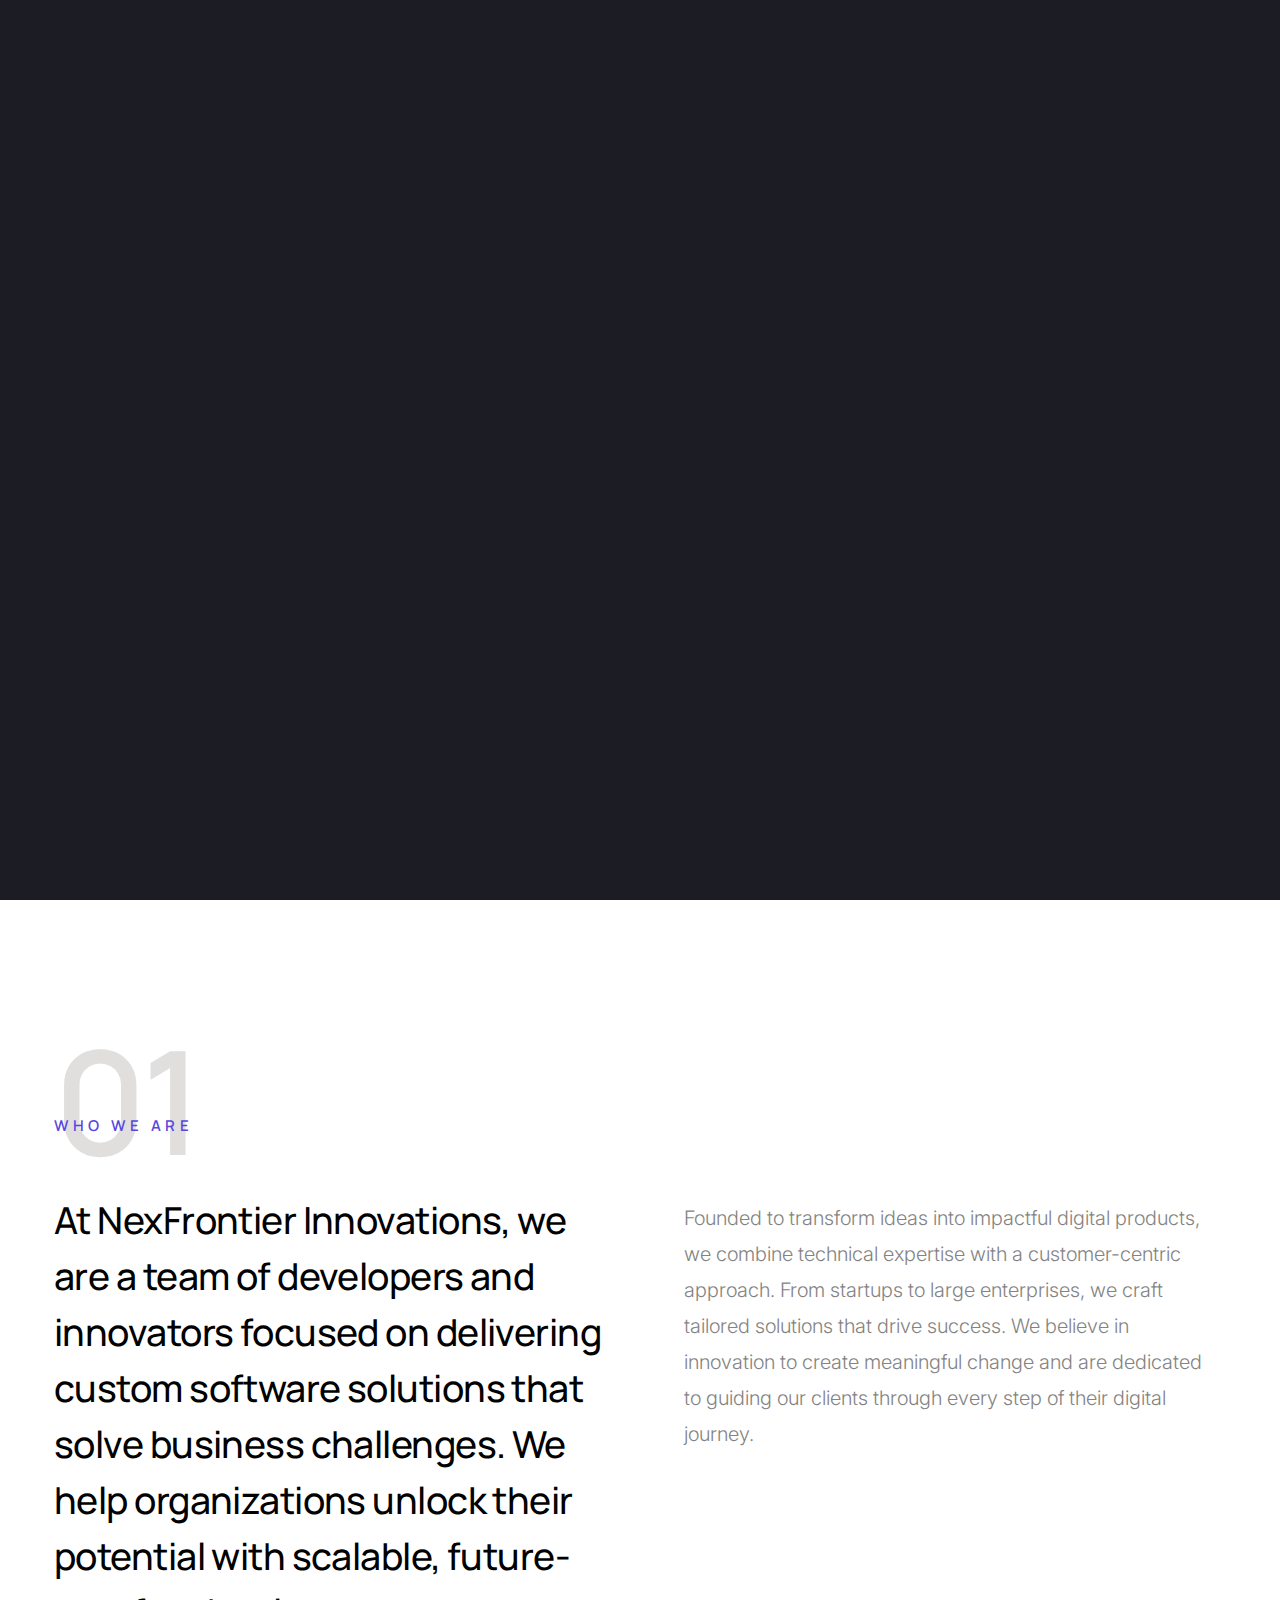
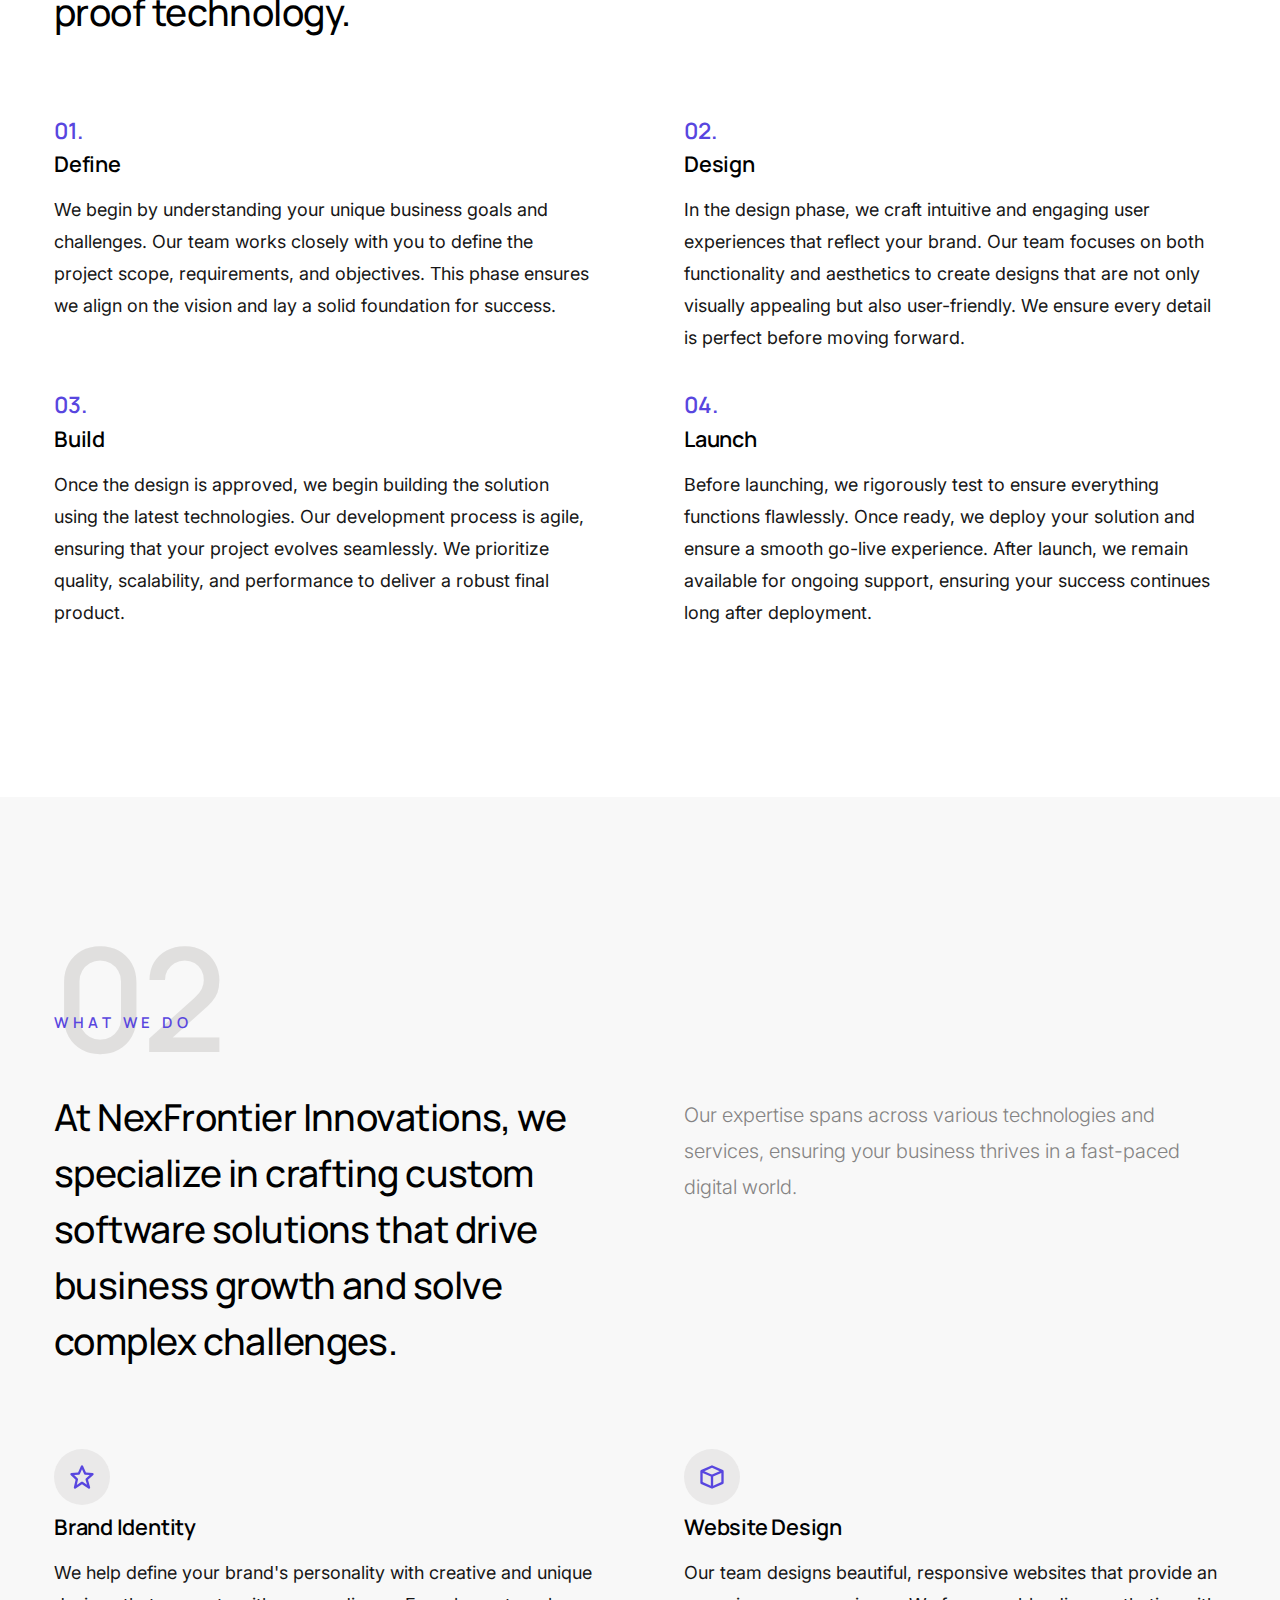
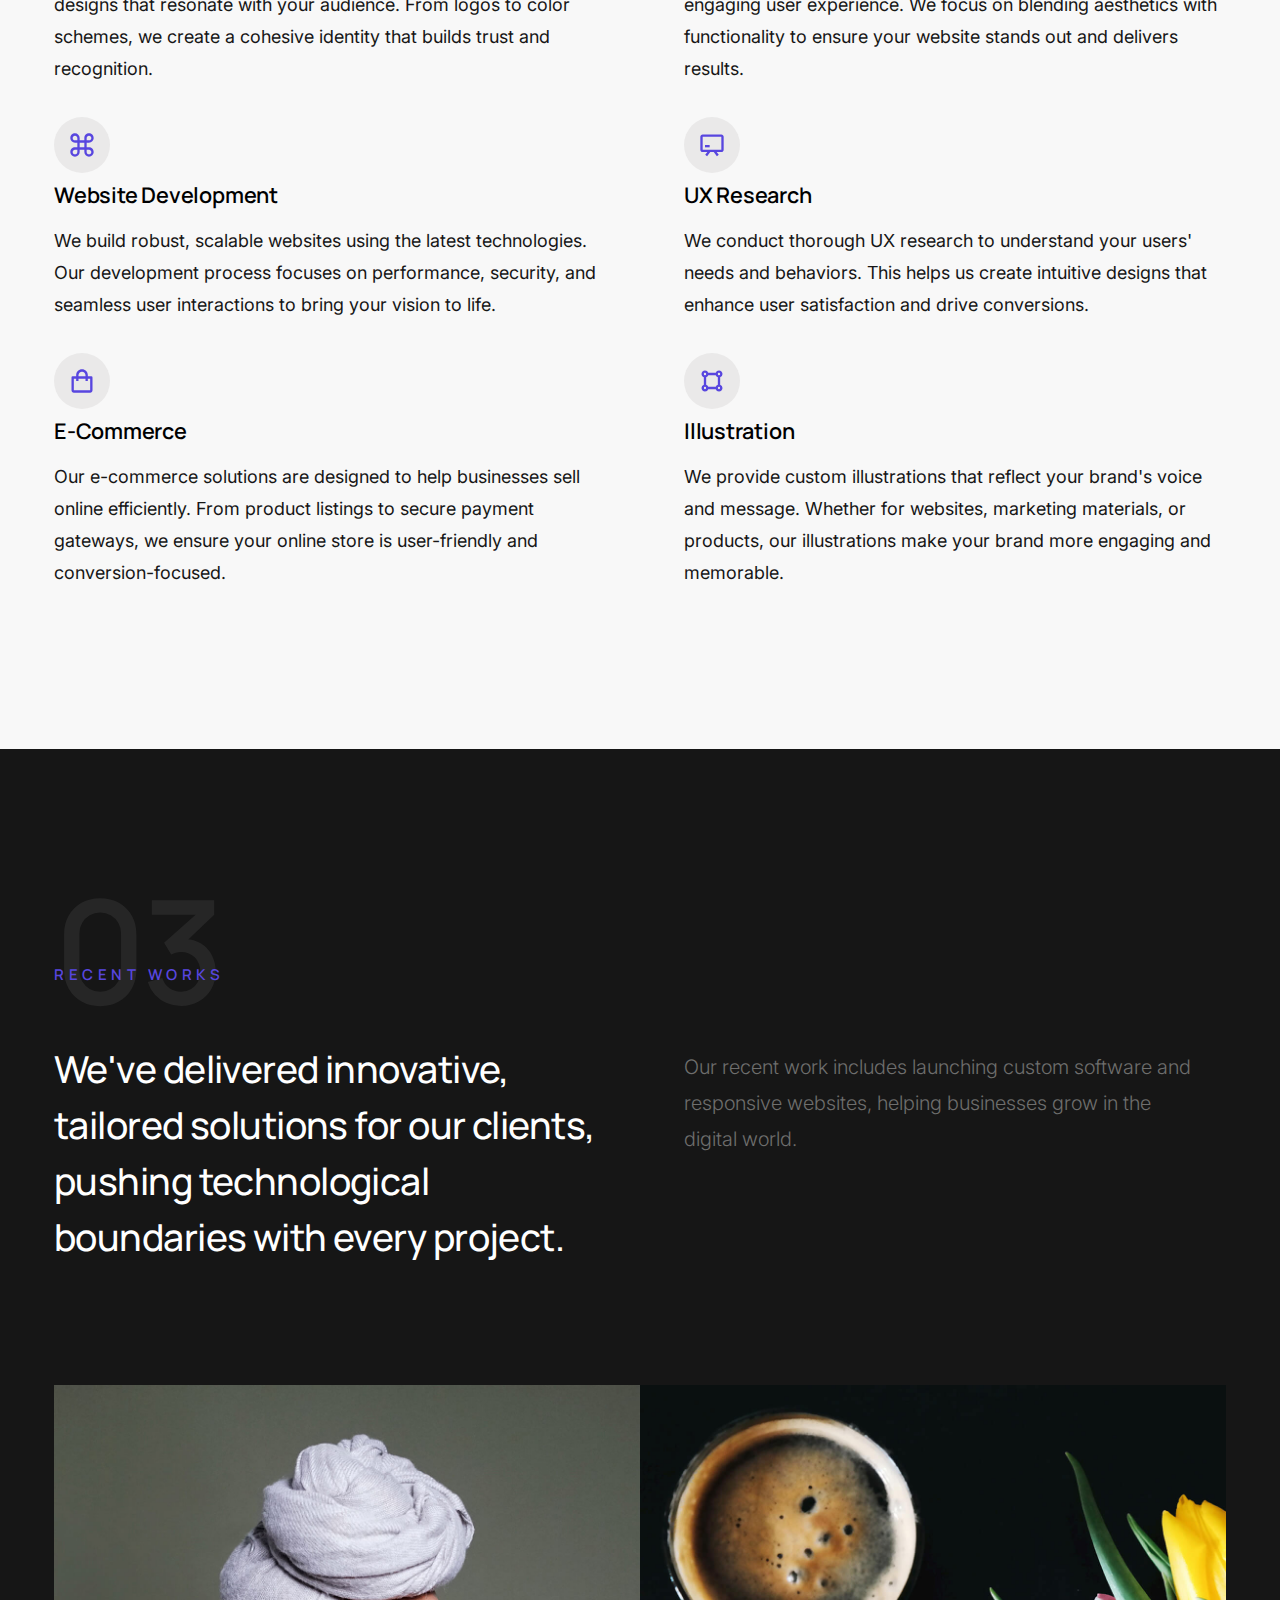
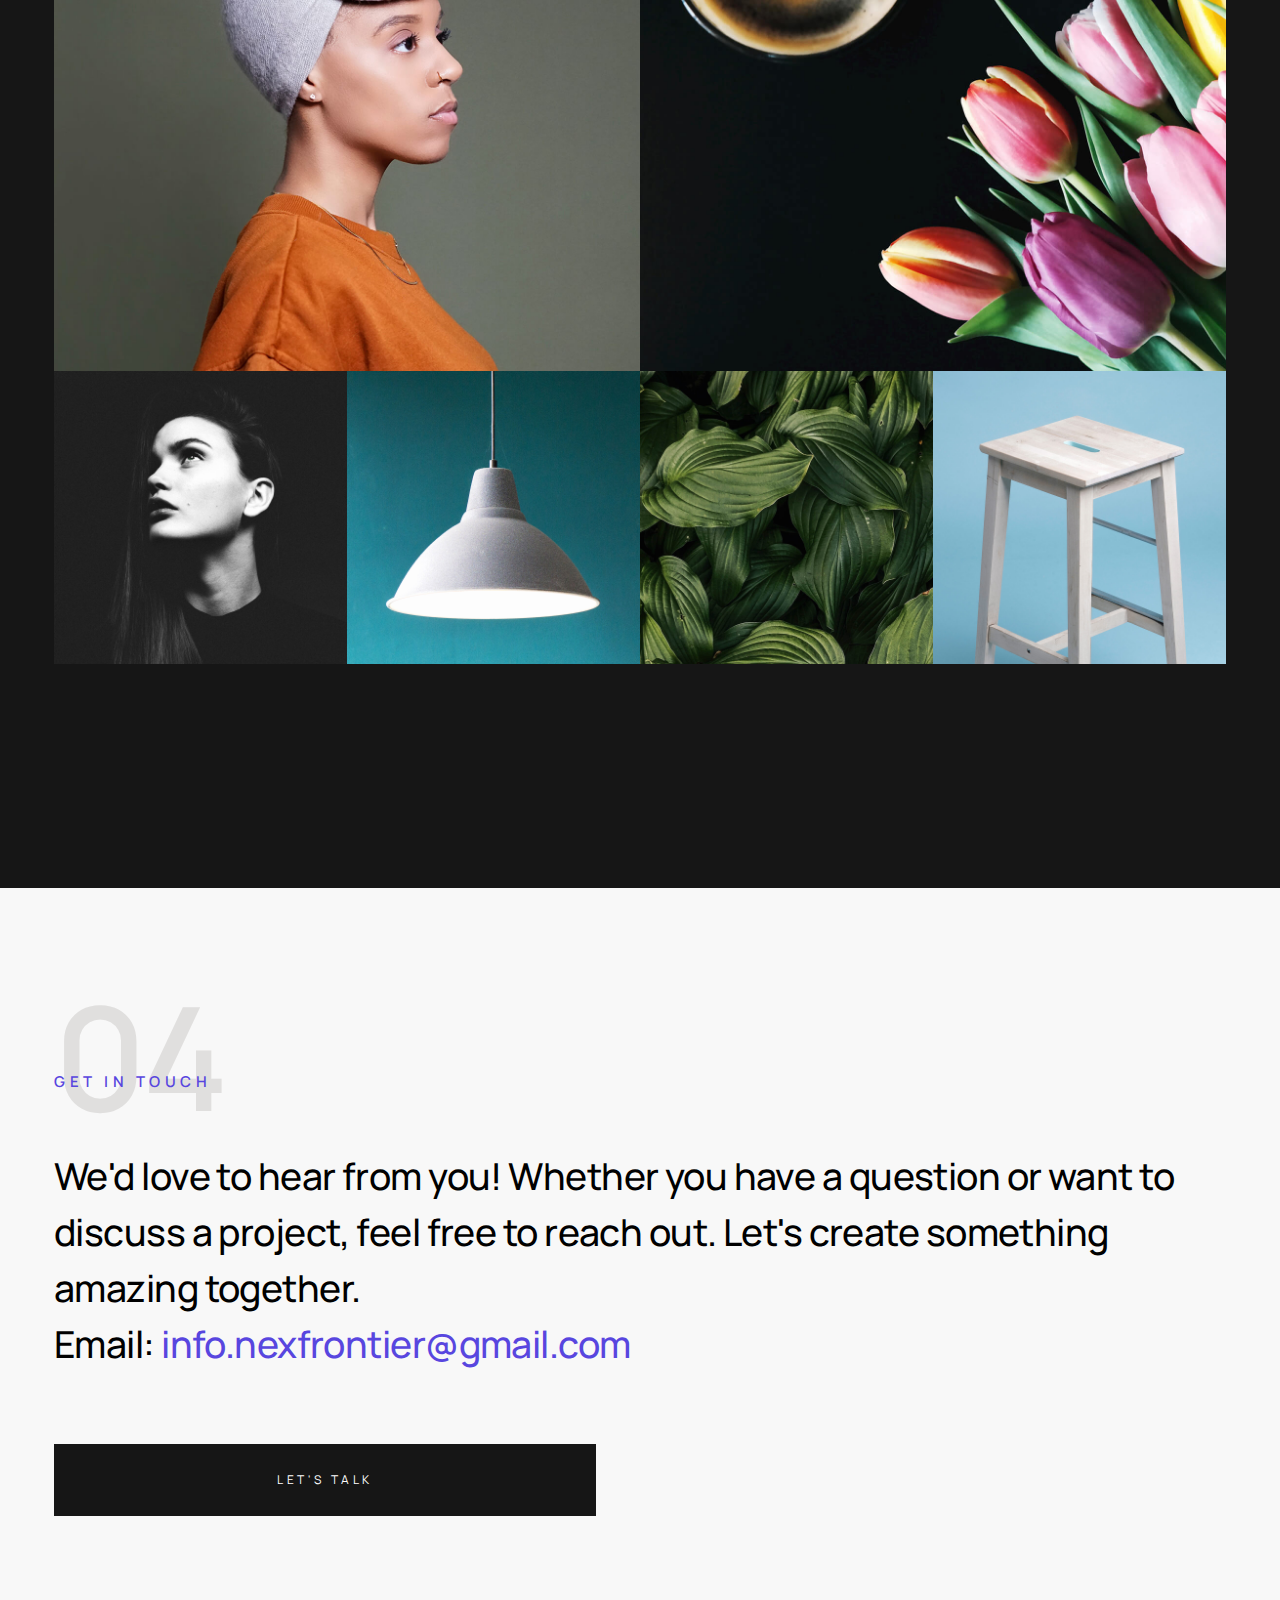
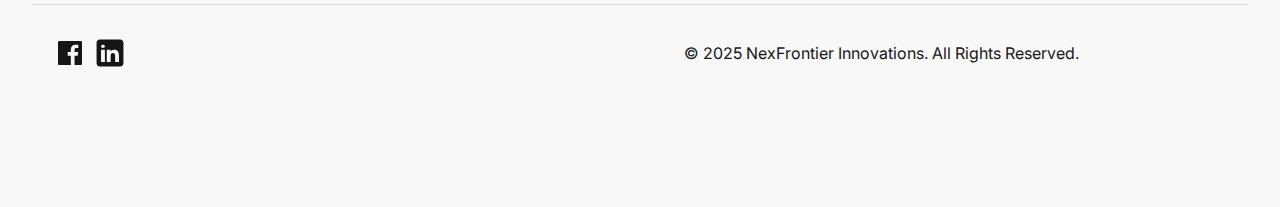
<file: index.html>
<!DOCTYPE html>
<html lang="en" class="no-js" >
<head>

    <!--- basic page needs
    ================================================== -->
    <meta charset="utf-8">
    <meta name="viewport" content="width=device-width, initial-scale=1">
    <title>NexFrontier Innovations</title>

    <script>
        document.documentElement.classList.remove('no-js');
        document.documentElement.classList.add('js');
    </script>

    <!-- CSS
    ================================================== -->
    <link rel="stylesheet" href="css/vendor.css">
    <link rel="stylesheet" href="css/styles.css">

    <!-- favicons
    ================================================== -->
    <link rel="apple-touch-icon" sizes="180x180" href="apple-touch-icon.png">
    <link rel="icon" type="image/png" sizes="32x32" href="favicon-32x32.png">
    <link rel="icon" type="image/png" sizes="16x16" href="favicon-16x16.png">
    <link rel="manifest" href="site.webmanifest">

</head>


<body id="top">


    <!-- preloader
    ================================================== -->
    <div id="preloader">
        <div id="loader"></div>
    </div>


    <!-- page wrap
    ================================================== -->
    <div id="page" class="s-pagewrap">


        <!-- # site header 
        ================================================== -->
        <header class="s-header">

            <div class="row s-header__inner">

                <div class="s-header__block">
                    <div class="s-header__logo">
                        <a class="logo" href="index.html">
                            <img src="images/nexfront-logo.svg" alt="Homepage">
                        </a>
                    </div>

                    <a class="s-header__menu-toggle" href="#0"><span>Menu</span></a>
                </div> <!-- end s-header__block -->

                <nav class="s-header__nav">
    
                    <ul class="s-header__menu-links">
                        <li class="current"><a href="#intro" class="smoothscroll">Intro</a></li>
                        <li><a href="#about" class="smoothscroll">About</a></li>
                        <li><a href="#services" class="smoothscroll">Services</a></li>
                        <li><a href="#folio" class="smoothscroll">Work</a></li>
                        <!-- <li><a href="#team" class="smoothscroll">Our Team</a></li> -->
                        <li><a href="#footer" class="smoothscroll">Contact</a></li>
                    </ul> <!-- s-header__menu-links -->

                    <ul class="s-header__social">
                        <li>
                            <a href="https://www.facebook.com/nexfrontierinnovations/">
                                <svg xmlns="http://www.w3.org/2000/svg" width="24" height="24" viewBox="0 0 24 24" style="fill:rgba(0, 0, 0, 1);transform:;-ms-filter:"><path d="M20,3H4C3.447,3,3,3.448,3,4v16c0,0.552,0.447,1,1,1h8.615v-6.96h-2.338v-2.725h2.338v-2c0-2.325,1.42-3.592,3.5-3.592 c0.699-0.002,1.399,0.034,2.095,0.107v2.42h-1.435c-1.128,0-1.348,0.538-1.348,1.325v1.735h2.697l-0.35,2.725h-2.348V21H20 c0.553,0,1-0.448,1-1V4C21,3.448,20.553,3,20,3z"></path></svg>
                                <span class="u-screen-reader-text">Facebook</span>
                            </a>
                        </li>
                        <li>
                            <a href="https://www.linkedin.com/company/nexfrontier-innovations">
                                <svg xmlns="http://www.w3.org/2000/svg" x="0px" y="0px" width="100" height="100" viewBox="0 0 50 50">
                                    <path fill="#fff" d="M41,4H9C6.24,4,4,6.24,4,9v32c0,2.76,2.24,5,5,5h32c2.76,0,5-2.24,5-5V9C46,6.24,43.76,4,41,4z M17,20v19h-6V20H17z M11,14.47c0-1.4,1.2-2.47,3-2.47s2.93,1.07,3,2.47c0,1.4-1.12,2.53-3,2.53C12.2,17,11,15.87,11,14.47z M39,39h-6c0,0,0-9.26,0-10 c0-2-1-4-3.5-4.04h-0.08C27,24.96,26,27.02,26,29c0,0.91,0,10,0,10h-6V20h6v2.56c0,0,1.93-2.56,5.81-2.56 c3.97,0,7.19,2.73,7.19,8.26V39z"></path>
                                </svg>
                                <span class="u-screen-reader-text">Linkedin</span>
                            </a>
                        </li>
                        <!-- <li>
                            <a href="">
                                <svg xmlns="http://www.w3.org/2000/svg" width="24" height="24" viewBox="0 0 24 24" style="fill:rgba(0, 0, 0, 1);transform:;-ms-filter:"><path d="M11.999,7.377c-2.554,0-4.623,2.07-4.623,4.623c0,2.554,2.069,4.624,4.623,4.624c2.552,0,4.623-2.07,4.623-4.624 C16.622,9.447,14.551,7.377,11.999,7.377L11.999,7.377z M11.999,15.004c-1.659,0-3.004-1.345-3.004-3.003 c0-1.659,1.345-3.003,3.004-3.003s3.002,1.344,3.002,3.003C15.001,13.659,13.658,15.004,11.999,15.004L11.999,15.004z"></path><circle cx="16.806" cy="7.207" r="1.078"></circle><path d="M20.533,6.111c-0.469-1.209-1.424-2.165-2.633-2.632c-0.699-0.263-1.438-0.404-2.186-0.42 c-0.963-0.042-1.268-0.054-3.71-0.054s-2.755,0-3.71,0.054C7.548,3.074,6.809,3.215,6.11,3.479C4.9,3.946,3.945,4.902,3.477,6.111 c-0.263,0.7-0.404,1.438-0.419,2.186c-0.043,0.962-0.056,1.267-0.056,3.71c0,2.442,0,2.753,0.056,3.71 c0.015,0.748,0.156,1.486,0.419,2.187c0.469,1.208,1.424,2.164,2.634,2.632c0.696,0.272,1.435,0.426,2.185,0.45 c0.963,0.042,1.268,0.055,3.71,0.055s2.755,0,3.71-0.055c0.747-0.015,1.486-0.157,2.186-0.419c1.209-0.469,2.164-1.424,2.633-2.633 c0.263-0.7,0.404-1.438,0.419-2.186c0.043-0.962,0.056-1.267,0.056-3.71s0-2.753-0.056-3.71C20.941,7.57,20.801,6.819,20.533,6.111z M19.315,15.643c-0.007,0.576-0.111,1.147-0.311,1.688c-0.305,0.787-0.926,1.409-1.712,1.711c-0.535,0.199-1.099,0.303-1.67,0.311 c-0.95,0.044-1.218,0.055-3.654,0.055c-2.438,0-2.687,0-3.655-0.055c-0.569-0.007-1.135-0.112-1.669-0.311 c-0.789-0.301-1.414-0.923-1.719-1.711c-0.196-0.534-0.302-1.099-0.311-1.669c-0.043-0.95-0.053-1.218-0.053-3.654 c0-2.437,0-2.686,0.053-3.655c0.007-0.576,0.111-1.146,0.311-1.687c0.305-0.789,0.93-1.41,1.719-1.712 c0.534-0.198,1.1-0.303,1.669-0.311c0.951-0.043,1.218-0.055,3.655-0.055c2.437,0,2.687,0,3.654,0.055 c0.571,0.007,1.135,0.112,1.67,0.311c0.786,0.303,1.407,0.925,1.712,1.712c0.196,0.534,0.302,1.099,0.311,1.669 c0.043,0.951,0.054,1.218,0.054,3.655c0,2.436,0,2.698-0.043,3.654H19.315z"></path></svg>
                                <span class="u-screen-reader-text">Instagram</span>
                            </a>
                        </li>
                        <li>
                            <a href="">
                                <svg xmlns="http://www.w3.org/2000/svg" width="24" height="24" viewBox="0 0 24 24" style="fill: rgba(0, 0, 0, 1);transform: ;msFilter:;"><path d="M20.66 6.98a9.932 9.932 0 0 0-3.641-3.64C15.486 2.447 13.813 2 12 2s-3.486.447-5.02 1.34c-1.533.893-2.747 2.107-3.64 3.64S2 10.187 2 12s.446 3.487 1.34 5.02a9.924 9.924 0 0 0 3.641 3.64C8.514 21.553 10.187 22 12 22s3.486-.447 5.02-1.34a9.932 9.932 0 0 0 3.641-3.64C21.554 15.487 22 13.813 22 12s-.446-3.487-1.34-5.02zM12 3.66c2 0 3.772.64 5.32 1.919-.92 1.174-2.286 2.14-4.1 2.9-1.002-1.813-2.088-3.327-3.261-4.54A7.715 7.715 0 0 1 12 3.66zM5.51 6.8a8.116 8.116 0 0 1 2.711-2.22c1.212 1.201 2.325 2.7 3.34 4.5-2 .6-4.114.9-6.341.9-.573 0-1.006-.013-1.3-.04A8.549 8.549 0 0 1 5.51 6.8zM3.66 12c0-.054.003-.12.01-.2.007-.08.01-.146.01-.2.254.014.641.02 1.161.02 2.666 0 5.146-.367 7.439-1.1.187.373.381.793.58 1.26-1.32.293-2.674 1.006-4.061 2.14S6.4 16.247 5.76 17.5c-1.4-1.587-2.1-3.42-2.1-5.5zM12 20.34c-1.894 0-3.594-.587-5.101-1.759.601-1.187 1.524-2.322 2.771-3.401 1.246-1.08 2.483-1.753 3.71-2.02a29.441 29.441 0 0 1 1.56 6.62 8.166 8.166 0 0 1-2.94.56zm7.08-3.96a8.351 8.351 0 0 1-2.58 2.621c-.24-2.08-.7-4.107-1.379-6.081.932-.066 1.765-.1 2.5-.1.799 0 1.686.034 2.659.1a8.098 8.098 0 0 1-1.2 3.46zm-1.24-5c-1.16 0-2.233.047-3.22.14a27.053 27.053 0 0 0-.68-1.62c2.066-.906 3.532-2.006 4.399-3.3 1.2 1.414 1.854 3.027 1.96 4.84-.812-.04-1.632-.06-2.459-.06z"></path></svg>
                                <span class="u-screen-reader-text">Dribbble</span>
                            </a>
                        </li> -->
                    </ul> <!-- s-header__social -->
    
                </nav> <!-- end s-header__nav -->

            </div> <!-- end s-header__inner -->

        </header> <!-- end s-header -->


        <!-- # site-content
        ================================================== -->
        <section id="content" class="s-content">


            <!-- intro
            ----------------------------------------------- -->
            <section id="intro" class="s-intro target-section">

                <div class="s-intro__bg"></div>

                <div class="row s-intro__content">

                    <div class="s-intro__content-bg"></div>

                    <div class="column lg-12 s-intro__content-inner">
                        
                        <h1 class="s-intro__content-title">
                        We create innovative<br>
                        solutions to transform your<br> 
                        ideas into digital success.
                        </h1>

                        <div class="s-intro__content-buttons">
                            <a href="#about" class="btn btn--stroke s-intro__content-btn smoothscroll">About Us</a>
                            <!-- <a href="https://player.vimeo.com/video/14592941?color=f26522&title=0&byline=0&portrait=0" class="s-intro__content-video-btn">
                                <svg xmlns="http://www.w3.org/2000/svg" width="24" height="24" viewBox="0 0 24 24" style="fill: rgba(0, 0, 0, 1);transform: ;msFilter:;"><path d="M7 6v12l10-6z"></path></svg>
                            </a> -->
                        </div>
                        
                    </div> <!-- s-intro__content-inner -->

                </div> <!-- s-intro__content -->

                <div class="s-intro__scroll-down">
                    <a href="#about" class="smoothscroll">
                        <span>Scroll Down</span>
                    </a>
                </div> <!-- s-intro__scroll-down -->

            </section> <!-- end s-intro -->


            <!-- about
            ----------------------------------------------- -->
            <section id="about" class="s-about target-section">

                <div class="row section-header" data-num="01">
                    <h3 class="column lg-12 section-header__pretitle pretitle text-pretitle">Who We Are</h3>
                    <div class="column lg-6 stack-on-1100 section-header__primary">
                        <h2 class="title text-display-1">
                            At NexFrontier Innovations, we are a team of developers and innovators focused on delivering custom software solutions that solve business challenges. We help organizations unlock their potential with scalable, future-proof technology.
                        </h2>
                    </div>
                    <div class="column lg-6 stack-on-1100 section-header__secondary">
                        <p class="desc">
                            Founded to transform ideas into impactful digital products, we combine technical expertise with a customer-centric approach. From startups to large enterprises, we craft tailored solutions that drive success. We believe in innovation to create meaningful change and are dedicated to guiding our clients through every step of their digital journey.
                        </p>
                    </div>
                </div> <!-- end section-header -->

                <div class="row process-list list-block show-ctr block-lg-one-half block-tab-whole">
    
                    <div class="column list-block__item">
                        <div class="list-block__title">
                            <h3 class="h5">Define</h3>
                        </div>
                        <div class="list-block__text">
                            <p>
                                We begin by understanding your unique business goals and challenges. Our team works closely with you to define the project scope, requirements, and objectives. This phase ensures we align on the vision and lay a solid foundation for success.
                            </p>
                        </div>
                    </div> <!-- end list-block__item -->

                    <div class="column list-block__item">
                        <div class="list-block__title">
                            <h3 class="h5">Design</h3>
                        </div>
                        <div class="list-block__text">
                            <p>
                                In the design phase, we craft intuitive and engaging user experiences that reflect your brand. Our team focuses on both functionality and aesthetics to create designs that are not only visually appealing but also user-friendly. We ensure every detail is perfect before moving forward.
                            </p>
                        </div>
                    </div> <!-- end list-block__item -->
        
                    <div class="column list-block__item">
                        <div class="list-block__title">
                            <h3 class="h5">Build</h3>
                        </div>
                        <div class="list-block__text">
                            <p>
                                Once the design is approved, we begin building the solution using the latest technologies. Our development process is agile, ensuring that your project evolves seamlessly. We prioritize quality, scalability, and performance to deliver a robust final product.
                            </p>
                        </div>
                    </div> <!-- end list-block__item -->
        
                    <div class="column list-block__item">
                        <div class="list-block__title">
                            <h3 class="h5">Launch</h3>
                        </div>
                        <div class="list-block__text">
                            <p>
                                Before launching, we rigorously test to ensure everything functions flawlessly. Once ready, we deploy your solution and ensure a smooth go-live experience. After launch, we remain available for ongoing support, ensuring your success continues long after deployment.
                            </p>
                        </div>
                    </div> <!-- end list-block__item -->

                </div> <!-- end process-list -->

            </section> <!-- end s-about -->


            <!-- services
            ----------------------------------------------- -->
            <section id="services" class="s-services target-section">

                <div class="row section-header" data-num="02">
                    <h3 class="column lg-12 section-header__pretitle text-pretitle">What We Do</h3>
                    <div class="column lg-6 stack-on-1100 section-header__primary">
                        <h2 class="title text-display-1">
                            At NexFrontier Innovations, we specialize in crafting custom software solutions that drive business growth and solve complex challenges. 
                        </h2>
                    </div>
                    <div class="column lg-6 stack-on-1100 section-header__secondary">
                        <p class="desc">
                            Our expertise spans across various technologies and services, ensuring your business thrives in a fast-paced digital world.
                        </p>
                    </div>
                </div> <!-- end section-header -->

                <div class="row services-list list-block block-lg-one-half block-tab-whole">
    
                    <div class="column list-block__item">
                        <div class="list-block__title">
                            <div class="list-block__icon">
                                <svg xmlns="http://www.w3.org/2000/svg" width="24" height="24" viewBox="0 0 24 24" style="fill: rgba(0, 0, 0, 1);transform: ;msFilter:;"><path d="m6.516 14.323-1.49 6.452a.998.998 0 0 0 1.529 1.057L12 18.202l5.445 3.63a1.001 1.001 0 0 0 1.517-1.106l-1.829-6.4 4.536-4.082a1 1 0 0 0-.59-1.74l-5.701-.454-2.467-5.461a.998.998 0 0 0-1.822 0L8.622 8.05l-5.701.453a1 1 0 0 0-.619 1.713l4.214 4.107zm2.853-4.326a.998.998 0 0 0 .832-.586L12 5.43l1.799 3.981a.998.998 0 0 0 .832.586l3.972.315-3.271 2.944c-.284.256-.397.65-.293 1.018l1.253 4.385-3.736-2.491a.995.995 0 0 0-1.109 0l-3.904 2.603 1.05-4.546a1 1 0 0 0-.276-.94l-3.038-2.962 4.09-.326z"></path></svg>
                            </div>
                            <h3 class="h5">Brand Identity</h3>
                        </div>
                        <div class="list-block__text">
                            <p>
                                We help define your brand's personality with creative and unique designs that resonate with your audience. From logos to color schemes, we create a cohesive identity that builds trust and recognition.
                            </p>
                        </div>
                    </div> <!-- end list-block__item -->
        
                    <div class="column list-block__item">
                        <div class="list-block__title">
                            <div class="list-block__icon">
                                <svg xmlns="http://www.w3.org/2000/svg" width="24" height="24" viewBox="0 0 24 24" style="fill: rgba(0, 0, 0, 1);transform: ;msFilter:;"><path d="m21.406 6.086-9-4a1.001 1.001 0 0 0-.813 0l-9 4c-.02.009-.034.024-.054.035-.028.014-.058.023-.084.04-.022.015-.039.034-.06.05a.87.87 0 0 0-.19.194c-.02.028-.041.053-.059.081a1.119 1.119 0 0 0-.076.165c-.009.027-.023.052-.031.079A1.013 1.013 0 0 0 2 7v10c0 .396.232.753.594.914l9 4c.13.058.268.086.406.086a.997.997 0 0 0 .402-.096l.004.01 9-4A.999.999 0 0 0 22 17V7a.999.999 0 0 0-.594-.914zM12 4.095 18.538 7 12 9.905l-1.308-.581L5.463 7 12 4.095zM4 16.351V8.539l7 3.111v7.811l-7-3.11zm9 3.11V11.65l7-3.111v7.812l-7 3.11z"></path></svg>
                            </div>
                            <h3 class="h5">Website Design</h3>
                        </div>
                        <div class="list-block__text">
                            <p>
                                Our team designs beautiful, responsive websites that provide an engaging user experience. We focus on blending aesthetics with functionality to ensure your website stands out and delivers results.
                            </p>
                        </div>
                    </div> <!-- end list-block__item -->
        
                    <div class="column list-block__item">
                        <div class="list-block__title">
                            <div class="list-block__icon">
                                <svg xmlns="http://www.w3.org/2000/svg" width="24" height="24" viewBox="0 0 24 24" style="fill: rgba(0, 0, 0, 1);transform: ;msFilter:;"><path d="M6 14c-2.206 0-4 1.794-4 4s1.794 4 4 4a4.003 4.003 0 0 0 3.998-3.98H10V16h4v2.039h.004A4.002 4.002 0 0 0 18 22c2.206 0 4-1.794 4-4s-1.794-4-4-4h-2v-4h2c2.206 0 4-1.794 4-4s-1.794-4-4-4-4 1.794-4 4v2h-4V5.98h-.002A4.003 4.003 0 0 0 6 2C3.794 2 2 3.794 2 6s1.794 4 4 4h2v4H6zm2 4c0 1.122-.879 2-2 2s-2-.878-2-2 .879-2 2-2h2v2zm10-2c1.121 0 2 .878 2 2s-.879 2-2 2-2-.878-2-2v-2h2zM16 6c0-1.122.879-2 2-2s2 .878 2 2-.879 2-2 2h-2V6zM6 8c-1.121 0-2-.878-2-2s.879-2 2-2 2 .878 2 2v2H6zm4 2h4v4h-4v-4z"></path></svg>
                            </div>
                            <h3 class="h5">Website Development</h3>
                        </div>
                        <div class="list-block__text">
                            <p>
                                We build robust, scalable websites using the latest technologies. Our development process focuses on performance, security, and seamless user interactions to bring your vision to life.
                            </p>
                        </div>
                    </div> <!-- end list-block__item -->
        
                    <div class="column list-block__item">
                        <div class="list-block__title">
                            <div class="list-block__icon">
                                <svg xmlns="http://www.w3.org/2000/svg" width="24" height="24" viewBox="0 0 24 24" style="fill: rgba(0, 0, 0, 1);transform: ;msFilter:;"><path d="M20 3H4c-1.103 0-2 .897-2 2v11c0 1.103.897 2 2 2h4l-1.8 2.4 1.6 1.2 2.7-3.6h3l2.7 3.6 1.6-1.2L16 18h4c1.103 0 2-.897 2-2V5c0-1.103-.897-2-2-2zM4 16V5h16l.001 11H4z"></path><path d="M6 12h4v2H6z"></path></svg>
                            </div>
                            <h3 class="h5">UX Research</h3>
                        </div>
                        <div class="list-block__text">
                            <p>
                                We conduct thorough UX research to understand your users' needs and behaviors. This helps us create intuitive designs that enhance user satisfaction and drive conversions.
                            </p>
                        </div>
                    </div> <!-- end list-block__item -->

                    <div class="column list-block__item">
                        <div class="list-block__title">
                            <div class="list-block__icon">
                                <svg xmlns="http://www.w3.org/2000/svg" width="24" height="24" viewBox="0 0 24 24" style="fill: rgba(0, 0, 0, 1);transform: ;msFilter:;"><path d="M5 22h14c1.103 0 2-.897 2-2V9a1 1 0 0 0-1-1h-3V7c0-2.757-2.243-5-5-5S7 4.243 7 7v1H4a1 1 0 0 0-1 1v11c0 1.103.897 2 2 2zM9 7c0-1.654 1.346-3 3-3s3 1.346 3 3v1H9V7zm-4 3h2v2h2v-2h6v2h2v-2h2l.002 10H5V10z"></path></svg>
                            </div>
                            <h3 class="h5">E-Commerce</h3>
                        </div>
                        <div class="list-block__text">
                            <p>
                                Our e-commerce solutions are designed to help businesses sell online efficiently. From product listings to secure payment gateways, we ensure your online store is user-friendly and conversion-focused.
                            </p>
                        </div>
                    </div> <!-- end list-block__item -->
        
                    <div class="column list-block__item">
                        <div class="list-block__title">
                            <div class="list-block__icon">
                                <svg xmlns="http://www.w3.org/2000/svg" width="24" height="24" viewBox="0 0 24 24" style="fill: rgba(0, 0, 0, 1);transform: ;msFilter:;"><path d="M21 6c0-1.654-1.346-3-3-3a2.993 2.993 0 0 0-2.815 2h-6.37A2.993 2.993 0 0 0 6 3C4.346 3 3 4.346 3 6c0 1.302.839 2.401 2 2.815v6.369A2.997 2.997 0 0 0 3 18c0 1.654 1.346 3 3 3a2.993 2.993 0 0 0 2.815-2h6.369a2.994 2.994 0 0 0 2.815 2c1.654 0 3-1.346 3-3a2.997 2.997 0 0 0-2-2.816V8.816A2.996 2.996 0 0 0 21 6zm-3-1a1.001 1.001 0 1 1-1 1c0-.551.448-1 1-1zm-2.815 12h-6.37A2.99 2.99 0 0 0 7 15.184V8.816A2.99 2.99 0 0 0 8.815 7h6.369A2.99 2.99 0 0 0 17 8.815v6.369A2.99 2.99 0 0 0 15.185 17zM6 5a1.001 1.001 0 1 1-1 1c0-.551.448-1 1-1zm0 14a1.001 1.001 0 0 1 0-2 1.001 1.001 0 0 1 0 2zm12 0a1.001 1.001 0 0 1 0-2 1.001 1.001 0 0 1 0 2z"></path></svg>
                            </div>
                            <h3 class="h5">Illustration</h3>
                        </div>
                        <div class="list-block__text">
                            <p>
                                We provide custom illustrations that reflect your brand's voice and message. Whether for websites, marketing materials, or products, our illustrations make your brand more engaging and memorable.
                            </p>
                        </div>
                    </div> <!-- end list-block__item -->
        
                </div> <!-- end process-list -->

            </section> <!-- end s-services -->


            <!-- portfolio
            ----------------------------------------------- -->
            <section id="folio" class="s-folio target-section">

                <div class="row section-header light-on-dark" data-num="03">
                    <h3 class="column lg-12 section-header__pretitle text-pretitle">Recent Works</h3>
                    <div class="column lg-6 stack-on-1100 section-header__primary">
                        <h2 class="title text-display-1">
                            We've delivered innovative, tailored solutions for our clients, pushing technological boundaries with every project.
                        </h2>
                    </div>
                    <div class="column lg-6 stack-on-1100 section-header__secondary">
                        <p class="desc">
                            Our recent work includes launching custom software and responsive websites, helping businesses grow in the digital world.
                        </p>
                    </div>
                </div> <!-- end section-header -->

                <div id="bricks" class="row bricks">
                    <div class="column lg-12 masonry">
                        <div class="bricks-wrapper">

                            <div class="grid-sizer"></div>

                            <article class="brick brick--double entry">
                                <a href="#modal-01" class="entry__link">
                                    <div class="entry__thumb">
                                        <img src="images/folio/white_turban@2x.jpg" alt="NexFrontier Innovations">
                                    </div>
                                    <div class="entry__info">
                                        <div class="entry__cat">Frontend Design</div>
                                        <h4 class="entry__title">Coming Soon.</h4>
                                    </div>
                                </a>
                            </article> 

                            <article class="brick brick--double entry">
                                <a href="#modal-02" class="entry__link">
                                    <div class="entry__thumb">
                                        <img src="images/folio/caffeine_and_tulips@2x.jpg" alt="NexFrontier Innovations">
                                    </div>
                                    <div class="entry__info">
                                        <div class="entry__cat">Brand Identity</div>
                                        <h4 class="entry__title">Coming Soon.</h4>
                                    </div>
                                </a>
                            </article> 

                            <article class="brick entry">
                                <a href="#modal-03" class="entry__link">
                                    <div class="entry__thumb">
                                        <img src="images/folio/grayscale@2x.jpg" alt="NexFrontier Innovations">
                                    </div>
                                    <div class="entry__info">
                                        <div class="entry__cat">Product Design</div>
                                        <h4 class="entry__title">Coming Soon.</h4>
                                    </div>
                                </a>
                            </article> 

                            <article class="brick entry">
                                <a href="#modal-04" class="entry__link">
                                    <div class="entry__thumb">
                                        <img src="images/folio/lamp@2x.jpg" alt="NexFrontier Innovations">
                                    </div>
                                    <div class="entry__info">
                                        <div class="entry__cat">E-Commerce</div>
                                        <h4 class="entry__title">Coming Soon.</h4>
                                    </div>
                                </a>
                            </article> 

                            <article class="brick entry">
                                <a href="#modal-05" class="entry__link">
                                    <div class="entry__thumb">
                                        <img src="images/folio/tropical@2x.jpg" alt="NexFrontier Innovations">
                                    </div>
                                    <div class="entry__info">
                                        <div class="entry__cat">Frontend Design</div>
                                        <h4 class="entry__title">Coming Soon.</h4>
                                    </div>
                                </a>
                            </article> 

                            <article class="brick entry">
                                <a href="#modal-06" class="entry__link">
                                    <div class="entry__thumb">
                                        <img src="images/folio/woodcraft@2x.jpg" alt="NexFrontier Innovations">
                                    </div>
                                    <div class="entry__info">
                                        <div class="entry__cat">E-Commerce</div>
                                        <h4 class="entry__title">Coming Soon.</h4>
                                    </div>
                                </a>
                            </article> 

                        </div>
                    </div> 
                </div> 
                <!-- end bricks -->


                <!-- modal templates popup
                -------------------------------------------- -->
                <div id="modal-01" hidden>
                    <div class="modal-popup">
                        <img src="images/folio/gallery/g-turban.jpg" alt="NexFrontier Innovations">
            
                        <div class="modal-popup__desc">
                            <h5>Coming Soon.</h5>
                            <!-- <p>Odio soluta enim quos sit asperiores rerum rerum repudiandae cum. Vel voluptatem alias qui assumenda iure et expedita voluptatem. Ratione officiis quae.</p> -->
                            <ul class="modal-popup__cat">
                                <li>UX Research</li>
                                <li>Frontend Design</li>
                            </ul>
                        </div>
            
                        <a href="#" class="modal-popup__details">Project link</a>
                    </div>
                </div> <!-- end modal -->

                <div id="modal-02" hidden>
                    <div class="modal-popup">
                        <img src="images/folio/gallery/g-tulips.jpg" alt="NexFrontier Innovations">
            
                        <div class="modal-popup__desc">
                            <h5>Coming Soon.</h5>
                            <!-- <p>Proin gravida nibh vel velit auctor aliquet. Aenean sollicitudin, lorem quis bibendum auctor, nisi elit consequat ipsum, nec sagittis sem nibh id elit.</p> -->
                            <ul class="modal-popup__cat">
                                <li>Brand Identity</li>
                            </ul>
                        </div>
            
                        <a href="#" class="modal-popup__details">Project link</a>
                    </div>
                </div> <!-- end modal -->

                <div id="modal-03" hidden>
                    <div class="modal-popup">
                        <img src="images/folio/gallery/g-grayscale.jpg" alt="NexFrontier Innovations">
            
                        <div class="modal-popup__desc">
                            <h5>Coming Soon</h5>
                            <!-- <p>Exercitationem reprehenderit quod explicabo consequatur aliquid ut magni ut. Deleniti quo corrupti illum velit eveniet ratione necessitatibus ipsam mollitia.</p> -->
                            <ul class="modal-popup__cat">
                                <li>Product Design</li>
                            </ul>
                        </div>
            
                        <a href="#" class="modal-popup__details">Project link</a>
                    </div>
                </div> <!-- end modal -->

                <div id="modal-04" hidden>
                    <div class="modal-popup">
                        <img src="images/folio/gallery/g-lamp.jpg" alt="NexFrontier Innovations">
            
                        <div class="modal-popup__desc">
                            <h5>Coming Soon.</h5>
                            <!-- <p>Dolores velit qui quos nobis. Aliquam delectus voluptas quos possimus non voluptatem voluptas voluptas. Est doloribus eligendi porro doloribus voluptatum.</p> -->
                            <ul class="modal-popup__cat">
                                <li>E-Commerce</li>
                            </ul>
                        </div>
            
                        <a href="#" class="modal-popup__details">Project link</a>
                    </div>
                </div> <!-- end modal -->

                <div id="modal-05" hidden>
                    <div class="modal-popup">

                        <img src="images/folio/gallery/g-tropical.jpg" alt="NexFrontier Innovations">
            
                        <div class="modal-popup__desc">
                            <h5>Coming Soon.</h5>
                            <!-- <p>Proin gravida nibh vel velit auctor aliquet. Aenean sollicitudin, lorem quis bibendum auctor, nisi elit consequat ipsum, nec sagittis sem nibh id elit.</p> -->
                            <ul class="modal-popup__cat">
                                <li>Frontend Design</li>
                            </ul>
                        </div>
            
                        <a href="#" class="modal-popup__details">Project link</a>
                    </div>
                </div> <!-- end modal -->

                <div id="modal-06" hidden>
                    <div class="modal-popup">
                        <img src="images/folio/gallery/g-woodcraft.jpg" alt="NexFrontier Innovations">
            
                        <div class="modal-popup__desc">
                            <h5>Coming Soon</h5>
                            <!-- <p>Quisquam vel libero consequuntur autem voluptas. Qui aut vero. Omnis fugit mollitia cupiditate voluptas. Aenean sollicitudin, lorem quis bibendum auctor.</p> -->
                            <ul class="modal-popup__cat">
                                <li>E-Commerce</li>
                                <li>Product Design</li>
                            </ul>
                        </div>
            
                        <a href="#" class="modal-popup__details">Project link</a>
                    </div>
                </div> <!-- end modal -->

            </section> <!-- end s-folio -->

            <!-- portfolio
            ----------------------------------------------- -->
            <section id="team" class="s-team target-section" style="display: none;">

                <div class="row section-header" data-num="04">
                    <h3 class="column lg-12 section-header__pretitle text-pretitle">Our Team</h3>
                    <div class="column lg-12 stack-on-1100 section-header__primary">
                        <h2 class="title text-display-1">
                            At NexFrontier Innovations, our team is a blend of creativity, expertise, and passion. Every member brings unique skills and perspectives, working together to deliver innovative solutions. We are committed to turning challenges into opportunities, ensuring success for our clients every step of the way.
                        </h2>
                    </div>
                </div> <!-- end section-header -->

               
            </section> <!-- end s-folio -->


            <!-- testimonials
            ----------------------------------------------- -->
            <!-- <section id="testimonials" class="s-testimonials">

                <div class="row s-testimonials__content">
                    <div class="column lg-12">
        
                        <div class="swiper-container s-testimonials__slider">
        
                            <div class="swiper-wrapper">
    
                                <div class="s-testimonials__slide swiper-slide">
                                    <div class="s-testimonials__author">
                                        <img src="images/avatars/user-02.jpg" alt="Author image" class="s-testimonials__avatar">
                                        <cite class="s-testimonials__cite">
                                            <strong>John Rockefeller</strong>
                                            <span>Standard Oil Co.</span>
                                        </cite>
                                    </div>
                                    <p>
                                        NexFrontier Innovations transformed our vision into a seamless digital solution. Their team's dedication and expertise exceeded our expectations. Highly recommended!
                                    </p>
                                </div> 
                
                                <div class="s-testimonials__slide swiper-slide">
                                    <div class="s-testimonials__author">
                                        <img src="images/avatars/user-03.jpg" alt="Author image" class="s-testimonials__avatar">
                                        <cite class="s-testimonials__cite">
                                            <strong>Andrew Carnegie</strong>
                                            <span>Carnegie Steel Co.</span>
                                        </cite>
                                    </div>
                                    <p>
                                        Working with NexFrontier Innovations was a game-changer for our business. Their innovative approach and attention to detail delivered results beyond what we imagined.
                                    </p>
                                </div> 
                
                                <div class="s-testimonials__slide swiper-slide">
                                    <div class="s-testimonials__author">
                                        <img src="images/avatars/user-01.jpg" alt="Author image" class="s-testimonials__avatar">
                                        <cite class="s-testimonials__cite">
                                            <strong>John Morgan</strong>
                                            <span>JP Morgan & Co.</span>
                                        </cite>
                                    </div>
                                    <p>
                                        From concept to delivery, NexFrontier Innovations was with us every step of the way. Their professionalism and creativity set them apart.
                                    </p>
                                </div>
        
                                <div class="s-testimonials__slide swiper-slide">
                                    <div class="s-testimonials__author">
                                        <img src="images/avatars/user-06.jpg" alt="Author image" class="s-testimonials__avatar">
                                        <cite class="s-testimonials__cite">
                                            <strong>Henry Ford</strong>
                                            <span>Ford Motor Co.</span>
                                        </cite>
                                    </div>
                                    <p>
                                        The team at NexFrontier Innovations brought our ideas to life with exceptional design and functionality. A pleasure to work with!"
                                    </p>
                                </div> 
            
                            </div> 
        
                            <div class="swiper-pagination"></div>
        
                        </div> 
        
                    </div>
                </div> 

            </section>  -->
            <!-- end testimonials -->

        </section>  <!-- end content -->


        <!-- # site-footer
        ================================================== -->
        <footer id="footer" class="s-footer target-section">

            <div class="row section-header" data-num="04">
                <h3 class="column lg-12 section-header__pretitle text-pretitle">Get In Touch</h3>
                <div class="column lg-12 stack-on-1100 section-header__primary">
                    <h2 class="title text-display-1">
                        We'd love to hear from you! Whether you have a question or want to discuss a project, feel free to reach out. Let's create something amazing together. 
                    <br>Email: <a href="mailto:info.nexfrontier@gmail.com" title="NexFrontier">info.nexfrontier@gmail.com</a>
                    </h2>
                    <!-- <div class="contact-block">
                        <h6>Contact Info</h6>
                        <ul class="contact-list">
                            <li><a href="tel:+92-320-2746626">+92-320-2746626</a></li>
                        </ul>
                    </div> -->
                </div>    
                <!-- <div class="column lg-6 stack-on-1100 section-header__secondary">
                    
                    <div class="contact-block">
                        <h6>Where To Find Us</h6>
                        <p>
                        1600 Amphitheatre Parkway <br>
                        Mountain View, California <br>
                        94043  US
                        </p>
                    </div>

                </div> -->
            </div> <!-- end section-header -->

            <div class="row list-block block-lg-one-half block-tab-whole block-stack-on-1000 s-footer__btns">
                <div class="column list-block__item">
                    <div class="s-footer__contact-btn">
                        <a href="https://forms.gle/AhjtcztxesSGhZS18" target="_blank" class="btn btn--primary u-fullwidth">
                            Let's Talk 
                        </a>
                    </div>
                </div>
            </div> <!-- end s-footer__btns -->

            <div class="row s-footer__bottom">

                <div class="column lg-6 tab-12 s-footer__bottom-left">
                    <ul class="s-footer__social">
                        <li>
                            <a href="https://www.facebook.com/nexfrontierinnovations/">
                                <svg xmlns="http://www.w3.org/2000/svg" width="24" height="24" viewBox="0 0 24 24" style="fill:rgba(0, 0, 0, 1);"><path d="M20,3H4C3.447,3,3,3.448,3,4v16c0,0.552,0.447,1,1,1h8.615v-6.96h-2.338v-2.725h2.338v-2c0-2.325,1.42-3.592,3.5-3.592 c0.699-0.002,1.399,0.034,2.095,0.107v2.42h-1.435c-1.128,0-1.348,0.538-1.348,1.325v1.735h2.697l-0.35,2.725h-2.348V21H20 c0.553,0,1-0.448,1-1V4C21,3.448,20.553,3,20,3z"></path></svg>
                                <span class="u-screen-reader-text">Facebook</span>
                            </a>
                        </li>
                        <li>
                            <a href="https://www.linkedin.com/company/nexfrontier-innovations">
                                <svg xmlns="http://www.w3.org/2000/svg" x="0px" y="0px" width="100" height="100" viewBox="0 0 50 50" style="fill:rgba(0, 0, 0, 1);">
                                    <path d="M41,4H9C6.24,4,4,6.24,4,9v32c0,2.76,2.24,5,5,5h32c2.76,0,5-2.24,5-5V9C46,6.24,43.76,4,41,4z M17,20v19h-6V20H17z M11,14.47c0-1.4,1.2-2.47,3-2.47s2.93,1.07,3,2.47c0,1.4-1.12,2.53-3,2.53C12.2,17,11,15.87,11,14.47z M39,39h-6c0,0,0-9.26,0-10 c0-2-1-4-3.5-4.04h-0.08C27,24.96,26,27.02,26,29c0,0.91,0,10,0,10h-6V20h6v2.56c0,0,1.93-2.56,5.81-2.56 c3.97,0,7.19,2.73,7.19,8.26V39z"></path>
                                </svg>
                                <span class="u-screen-reader-text">Linkedin</span>
                            </a>
                        </li>
                        <!-- <li>
                            <a href="">
                                <svg xmlns="http://www.w3.org/2000/svg" width="24" height="24" viewBox="0 0 24 24" style="fill:rgba(0, 0, 0, 1);transform:;-ms-filter:"><path d="M19.633,7.997c0.013,0.175,0.013,0.349,0.013,0.523c0,5.325-4.053,11.461-11.46,11.461c-2.282,0-4.402-0.661-6.186-1.809 c0.324,0.037,0.636,0.05,0.973,0.05c1.883,0,3.616-0.636,5.001-1.721c-1.771-0.037-3.255-1.197-3.767-2.793 c0.249,0.037,0.499,0.062,0.761,0.062c0.361,0,0.724-0.05,1.061-0.137c-1.847-0.374-3.23-1.995-3.23-3.953v-0.05 c0.537,0.299,1.16,0.486,1.82,0.511C3.534,9.419,2.823,8.184,2.823,6.787c0-0.748,0.199-1.434,0.548-2.032 c1.983,2.443,4.964,4.04,8.306,4.215c-0.062-0.3-0.1-0.611-0.1-0.923c0-2.22,1.796-4.028,4.028-4.028 c1.16,0,2.207,0.486,2.943,1.272c0.91-0.175,1.782-0.512,2.556-0.973c-0.299,0.935-0.936,1.721-1.771,2.22 c0.811-0.088,1.597-0.312,2.319-0.624C21.104,6.712,20.419,7.423,19.633,7.997z"></path></svg>
                                <span class="u-screen-reader-text">Twitter</span>
                            </a>
                        </li>
                        <li>
                            <a href="">
                                <svg xmlns="http://www.w3.org/2000/svg" width="24" height="24" viewBox="0 0 24 24" style="fill:rgba(0, 0, 0, 1);transform:;-ms-filter:"><path d="M11.999,7.377c-2.554,0-4.623,2.07-4.623,4.623c0,2.554,2.069,4.624,4.623,4.624c2.552,0,4.623-2.07,4.623-4.624 C16.622,9.447,14.551,7.377,11.999,7.377L11.999,7.377z M11.999,15.004c-1.659,0-3.004-1.345-3.004-3.003 c0-1.659,1.345-3.003,3.004-3.003s3.002,1.344,3.002,3.003C15.001,13.659,13.658,15.004,11.999,15.004L11.999,15.004z"></path><circle cx="16.806" cy="7.207" r="1.078"></circle><path d="M20.533,6.111c-0.469-1.209-1.424-2.165-2.633-2.632c-0.699-0.263-1.438-0.404-2.186-0.42 c-0.963-0.042-1.268-0.054-3.71-0.054s-2.755,0-3.71,0.054C7.548,3.074,6.809,3.215,6.11,3.479C4.9,3.946,3.945,4.902,3.477,6.111 c-0.263,0.7-0.404,1.438-0.419,2.186c-0.043,0.962-0.056,1.267-0.056,3.71c0,2.442,0,2.753,0.056,3.71 c0.015,0.748,0.156,1.486,0.419,2.187c0.469,1.208,1.424,2.164,2.634,2.632c0.696,0.272,1.435,0.426,2.185,0.45 c0.963,0.042,1.268,0.055,3.71,0.055s2.755,0,3.71-0.055c0.747-0.015,1.486-0.157,2.186-0.419c1.209-0.469,2.164-1.424,2.633-2.633 c0.263-0.7,0.404-1.438,0.419-2.186c0.043-0.962,0.056-1.267,0.056-3.71s0-2.753-0.056-3.71C20.941,7.57,20.801,6.819,20.533,6.111z M19.315,15.643c-0.007,0.576-0.111,1.147-0.311,1.688c-0.305,0.787-0.926,1.409-1.712,1.711c-0.535,0.199-1.099,0.303-1.67,0.311 c-0.95,0.044-1.218,0.055-3.654,0.055c-2.438,0-2.687,0-3.655-0.055c-0.569-0.007-1.135-0.112-1.669-0.311 c-0.789-0.301-1.414-0.923-1.719-1.711c-0.196-0.534-0.302-1.099-0.311-1.669c-0.043-0.95-0.053-1.218-0.053-3.654 c0-2.437,0-2.686,0.053-3.655c0.007-0.576,0.111-1.146,0.311-1.687c0.305-0.789,0.93-1.41,1.719-1.712 c0.534-0.198,1.1-0.303,1.669-0.311c0.951-0.043,1.218-0.055,3.655-0.055c2.437,0,2.687,0,3.654,0.055 c0.571,0.007,1.135,0.112,1.67,0.311c0.786,0.303,1.407,0.925,1.712,1.712c0.196,0.534,0.302,1.099,0.311,1.669 c0.043,0.951,0.054,1.218,0.054,3.655c0,2.436,0,2.698-0.043,3.654H19.315z"></path></svg>
                                <span class="u-screen-reader-text">Instagram</span>
                            </a>
                        </li>
                        <li>
                            <a href="">
                                <svg xmlns="http://www.w3.org/2000/svg" width="24" height="24" viewBox="0 0 24 24" style="fill: rgba(0, 0, 0, 1);transform: ;msFilter:;"><path d="M20.66 6.98a9.932 9.932 0 0 0-3.641-3.64C15.486 2.447 13.813 2 12 2s-3.486.447-5.02 1.34c-1.533.893-2.747 2.107-3.64 3.64S2 10.187 2 12s.446 3.487 1.34 5.02a9.924 9.924 0 0 0 3.641 3.64C8.514 21.553 10.187 22 12 22s3.486-.447 5.02-1.34a9.932 9.932 0 0 0 3.641-3.64C21.554 15.487 22 13.813 22 12s-.446-3.487-1.34-5.02zM12 3.66c2 0 3.772.64 5.32 1.919-.92 1.174-2.286 2.14-4.1 2.9-1.002-1.813-2.088-3.327-3.261-4.54A7.715 7.715 0 0 1 12 3.66zM5.51 6.8a8.116 8.116 0 0 1 2.711-2.22c1.212 1.201 2.325 2.7 3.34 4.5-2 .6-4.114.9-6.341.9-.573 0-1.006-.013-1.3-.04A8.549 8.549 0 0 1 5.51 6.8zM3.66 12c0-.054.003-.12.01-.2.007-.08.01-.146.01-.2.254.014.641.02 1.161.02 2.666 0 5.146-.367 7.439-1.1.187.373.381.793.58 1.26-1.32.293-2.674 1.006-4.061 2.14S6.4 16.247 5.76 17.5c-1.4-1.587-2.1-3.42-2.1-5.5zM12 20.34c-1.894 0-3.594-.587-5.101-1.759.601-1.187 1.524-2.322 2.771-3.401 1.246-1.08 2.483-1.753 3.71-2.02a29.441 29.441 0 0 1 1.56 6.62 8.166 8.166 0 0 1-2.94.56zm7.08-3.96a8.351 8.351 0 0 1-2.58 2.621c-.24-2.08-.7-4.107-1.379-6.081.932-.066 1.765-.1 2.5-.1.799 0 1.686.034 2.659.1a8.098 8.098 0 0 1-1.2 3.46zm-1.24-5c-1.16 0-2.233.047-3.22.14a27.053 27.053 0 0 0-.68-1.62c2.066-.906 3.532-2.006 4.399-3.3 1.2 1.414 1.854 3.027 1.96 4.84-.812-.04-1.632-.06-2.459-.06z"></path></svg>
                                <span class="u-screen-reader-text">Dribbble</span>
                            </a>
                        </li> -->
                    </ul>
                </div>

                <div class="column lg-6 tab-12 s-footer__bottom-right">
                    <div class="ss-copyright">
                        <span>© 2025 NexFrontier Innovations. All Rights Reserved.</span> 
                    </div>
                </div>

            </div> <!-- s-footer__bottom -->
    
            <div class="ss-go-top">
                <a class="smoothscroll" title="Back to Top" href="#top">
                    <svg xmlns="http://www.w3.org/2000/svg" width="24" height="24" viewBox="0 0 24 24" style="fill: rgba(0, 0, 0, 1);transform: ;msFilter:;"><path d="M6 4h12v2H6zm5 10v6h2v-6h5l-6-6-6 6z"></path></svg>
                </a>
            </div> <!-- end ss-go-top -->
    
        </footer> <!-- end footer -->


    <!-- Java Script
    ================================================== -->
    <script src="js/plugins.js"></script>
    <script src="js/main.js"></script>

</body>
</html>
</file>
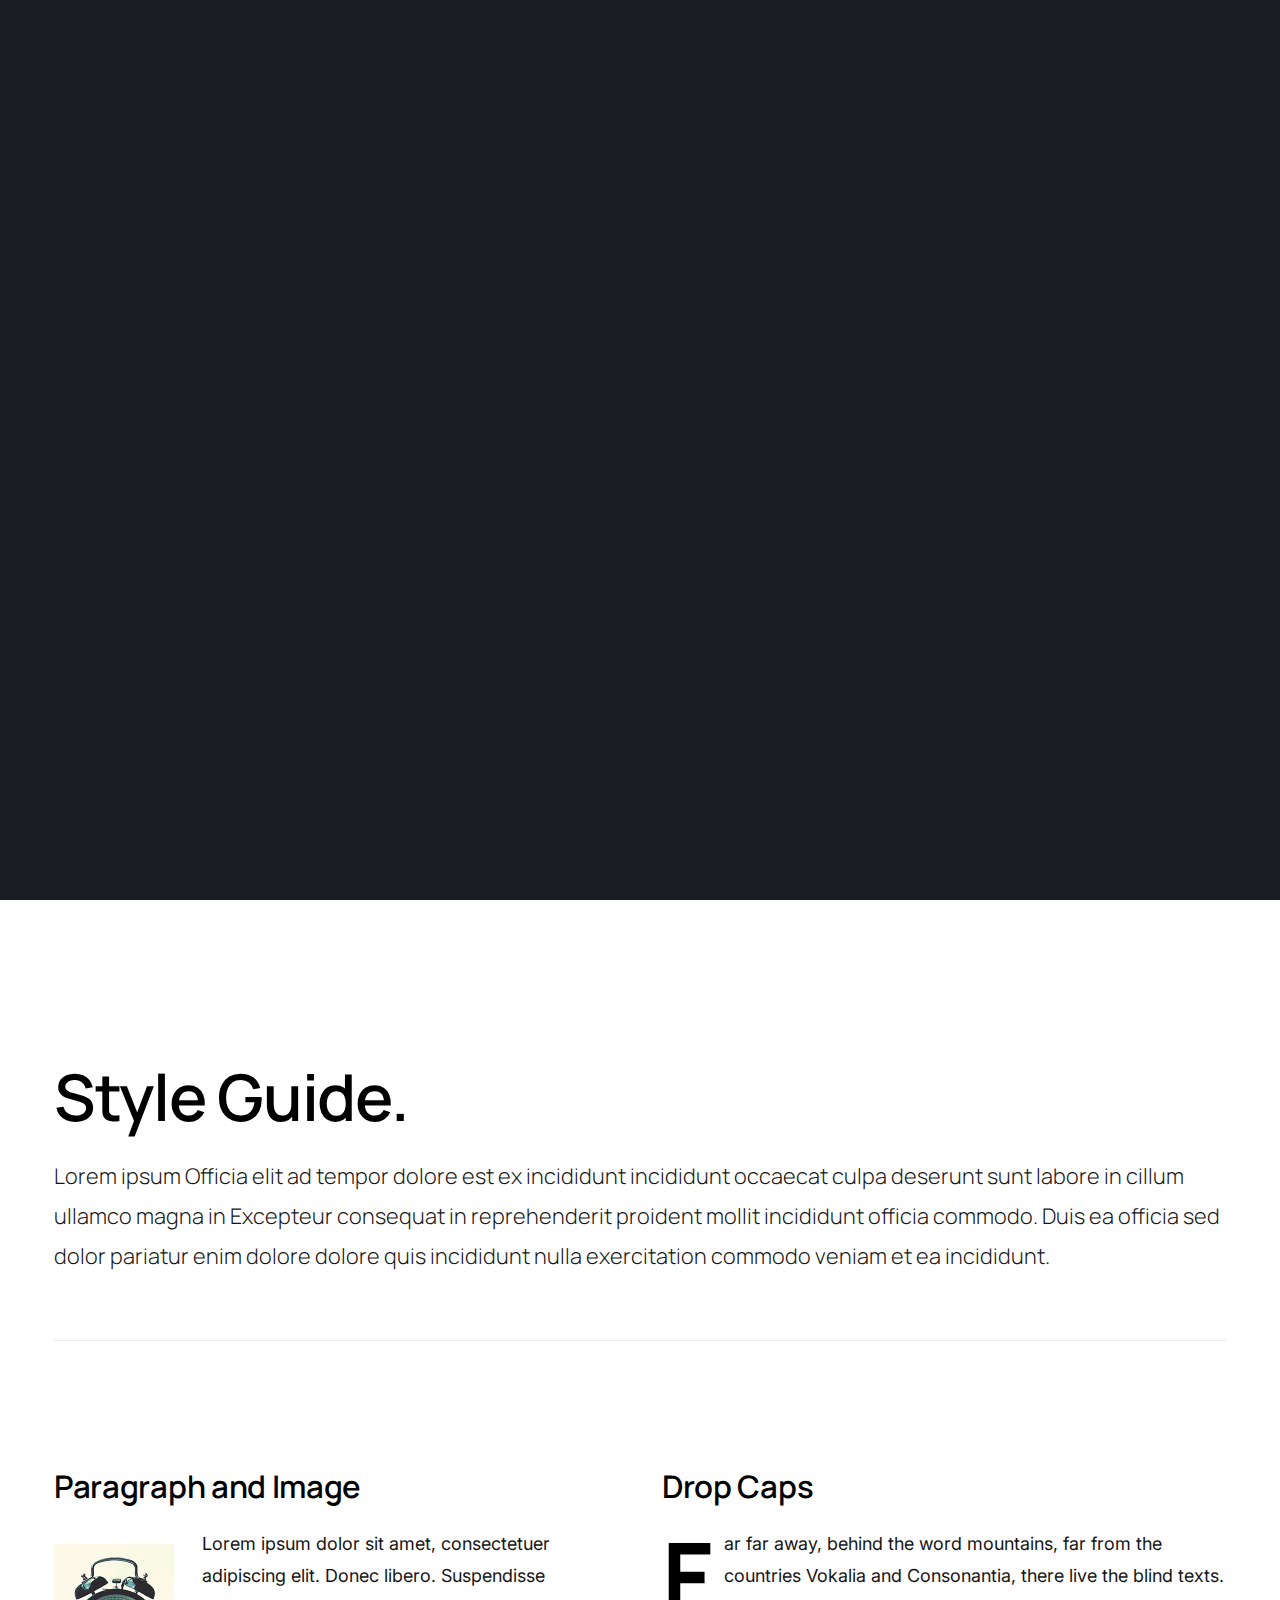
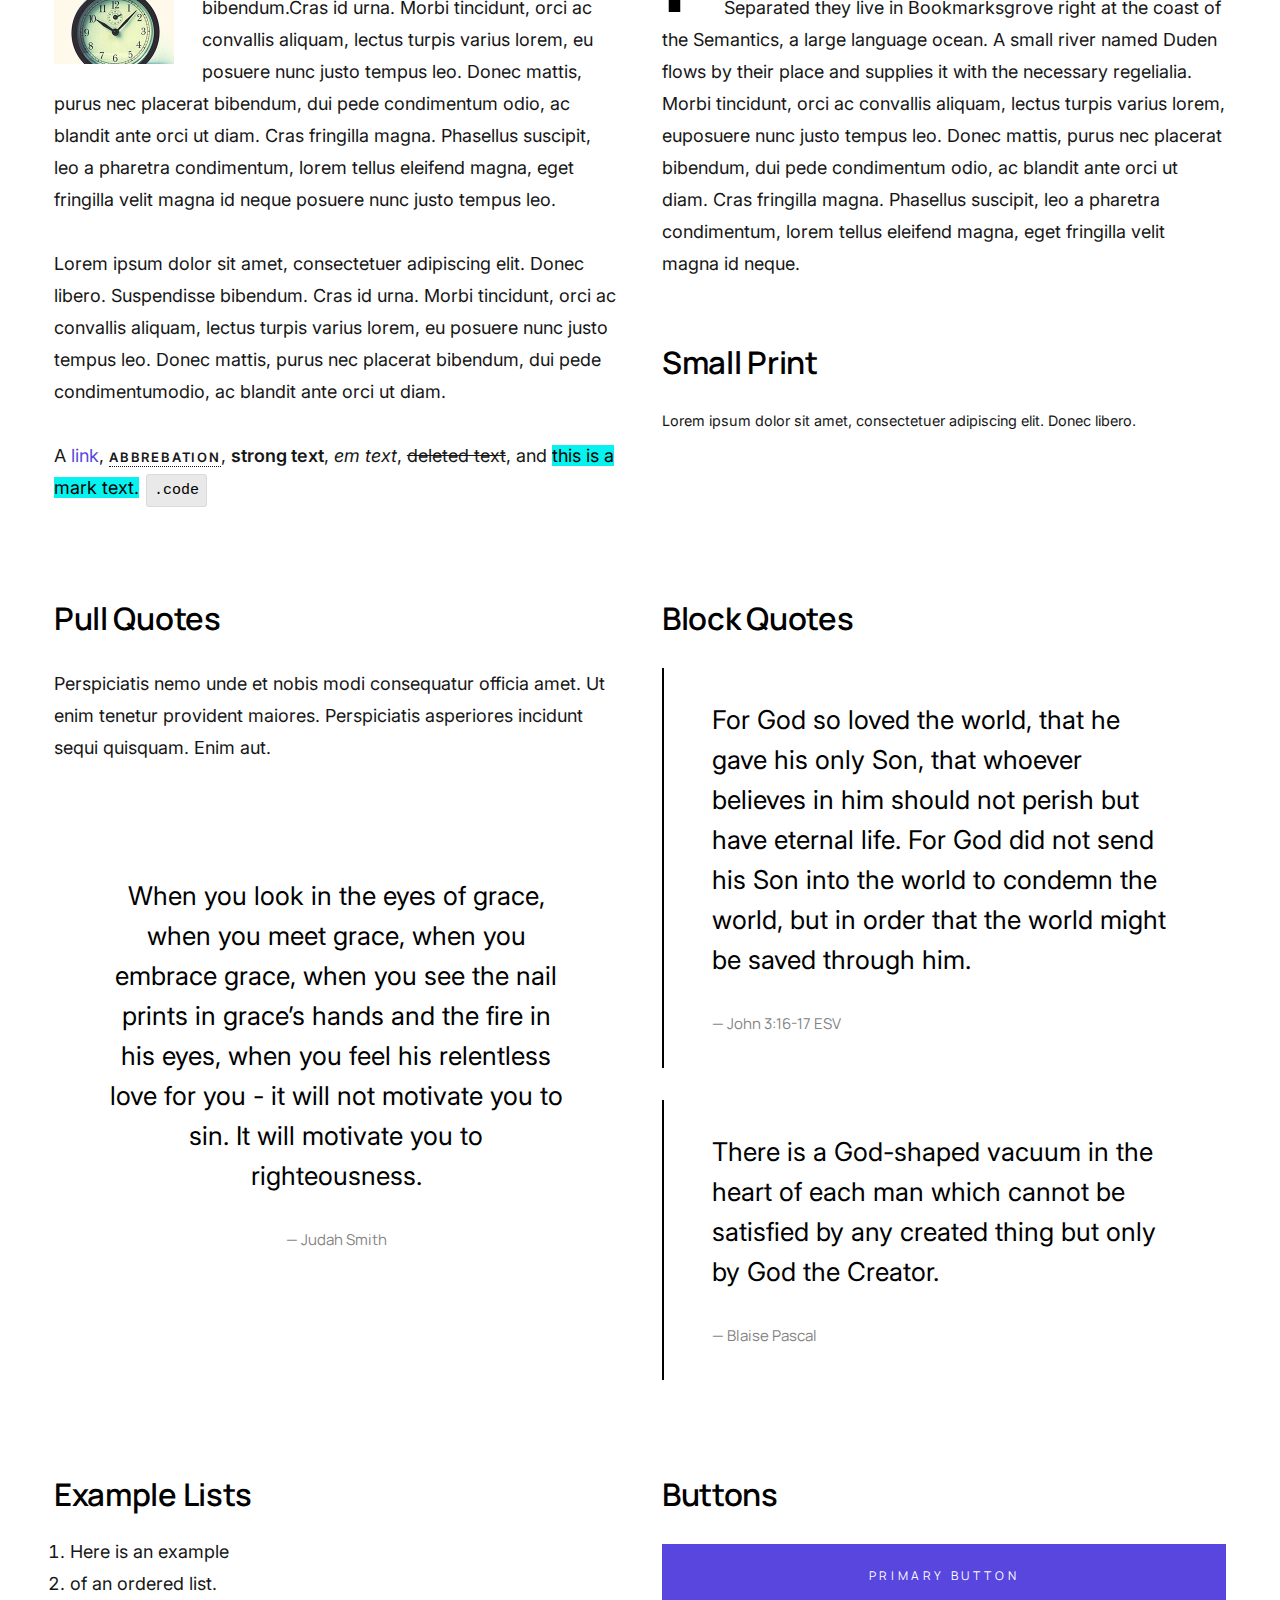
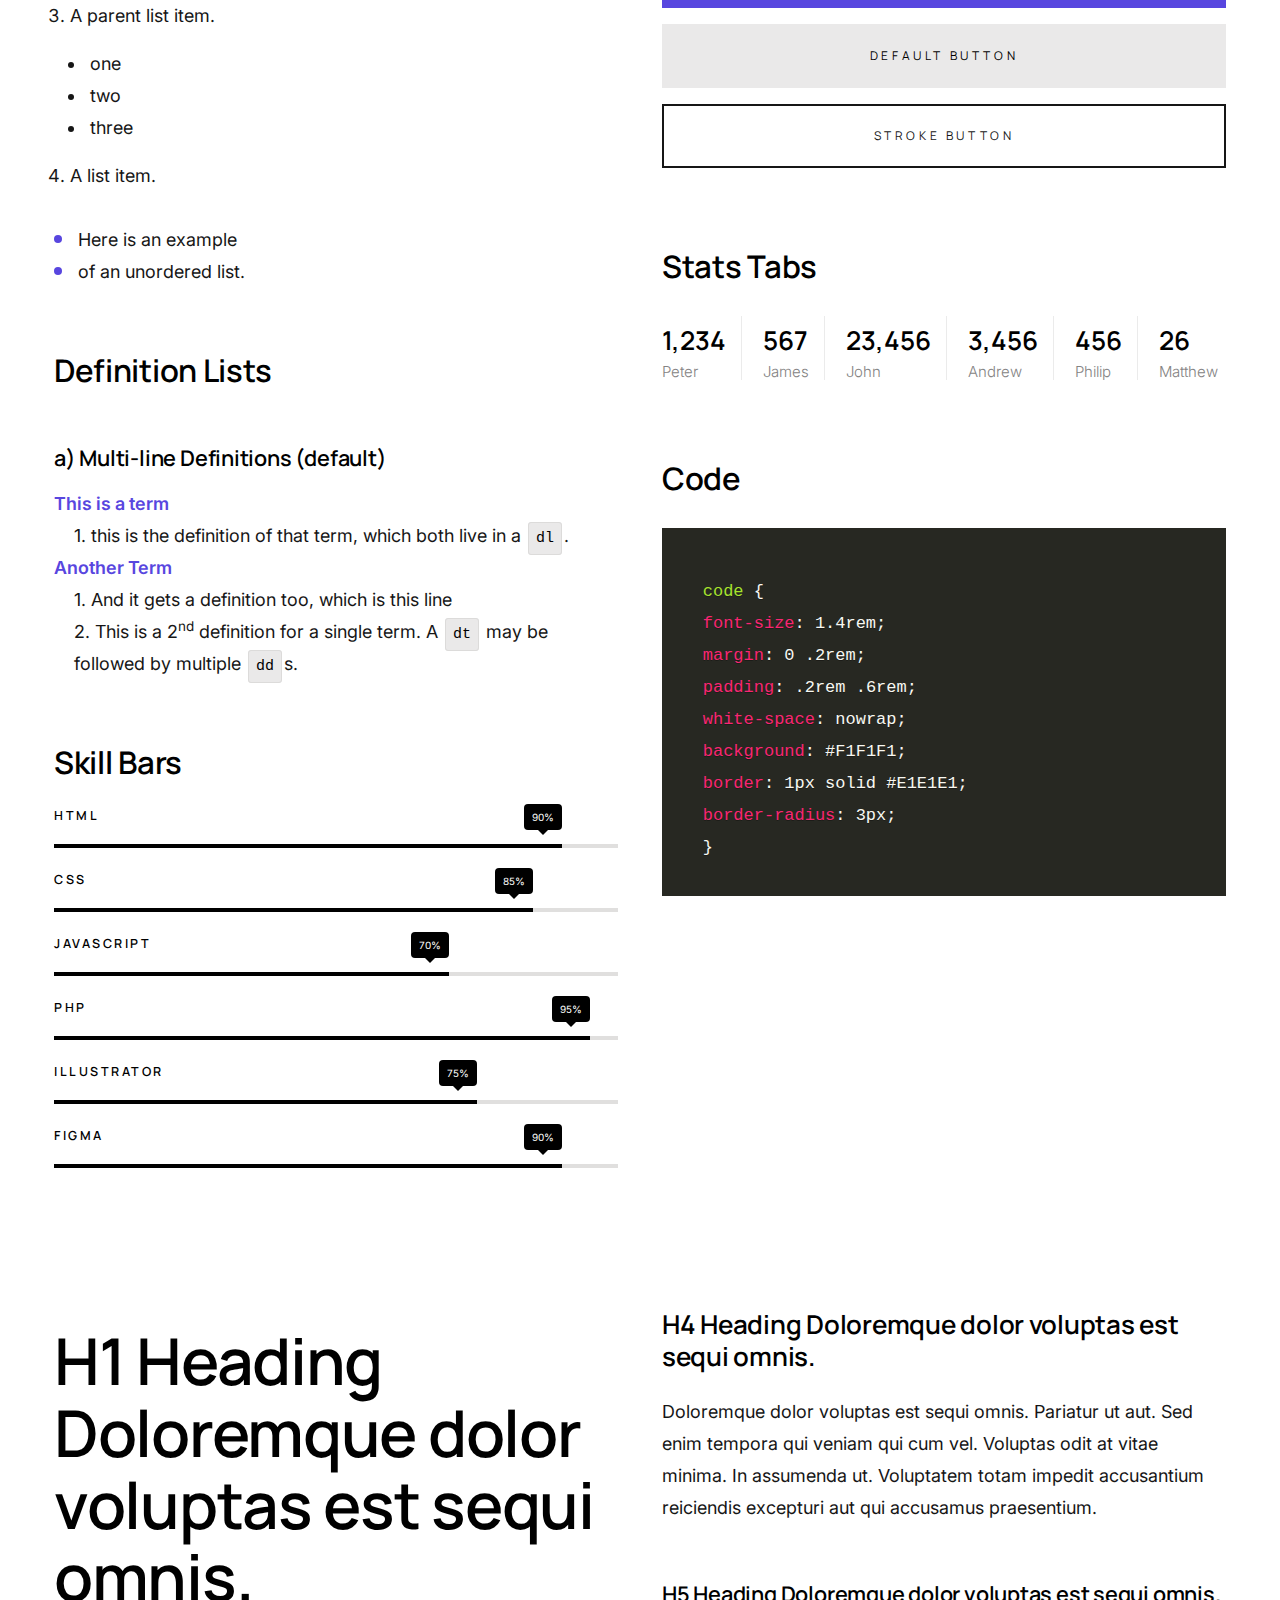
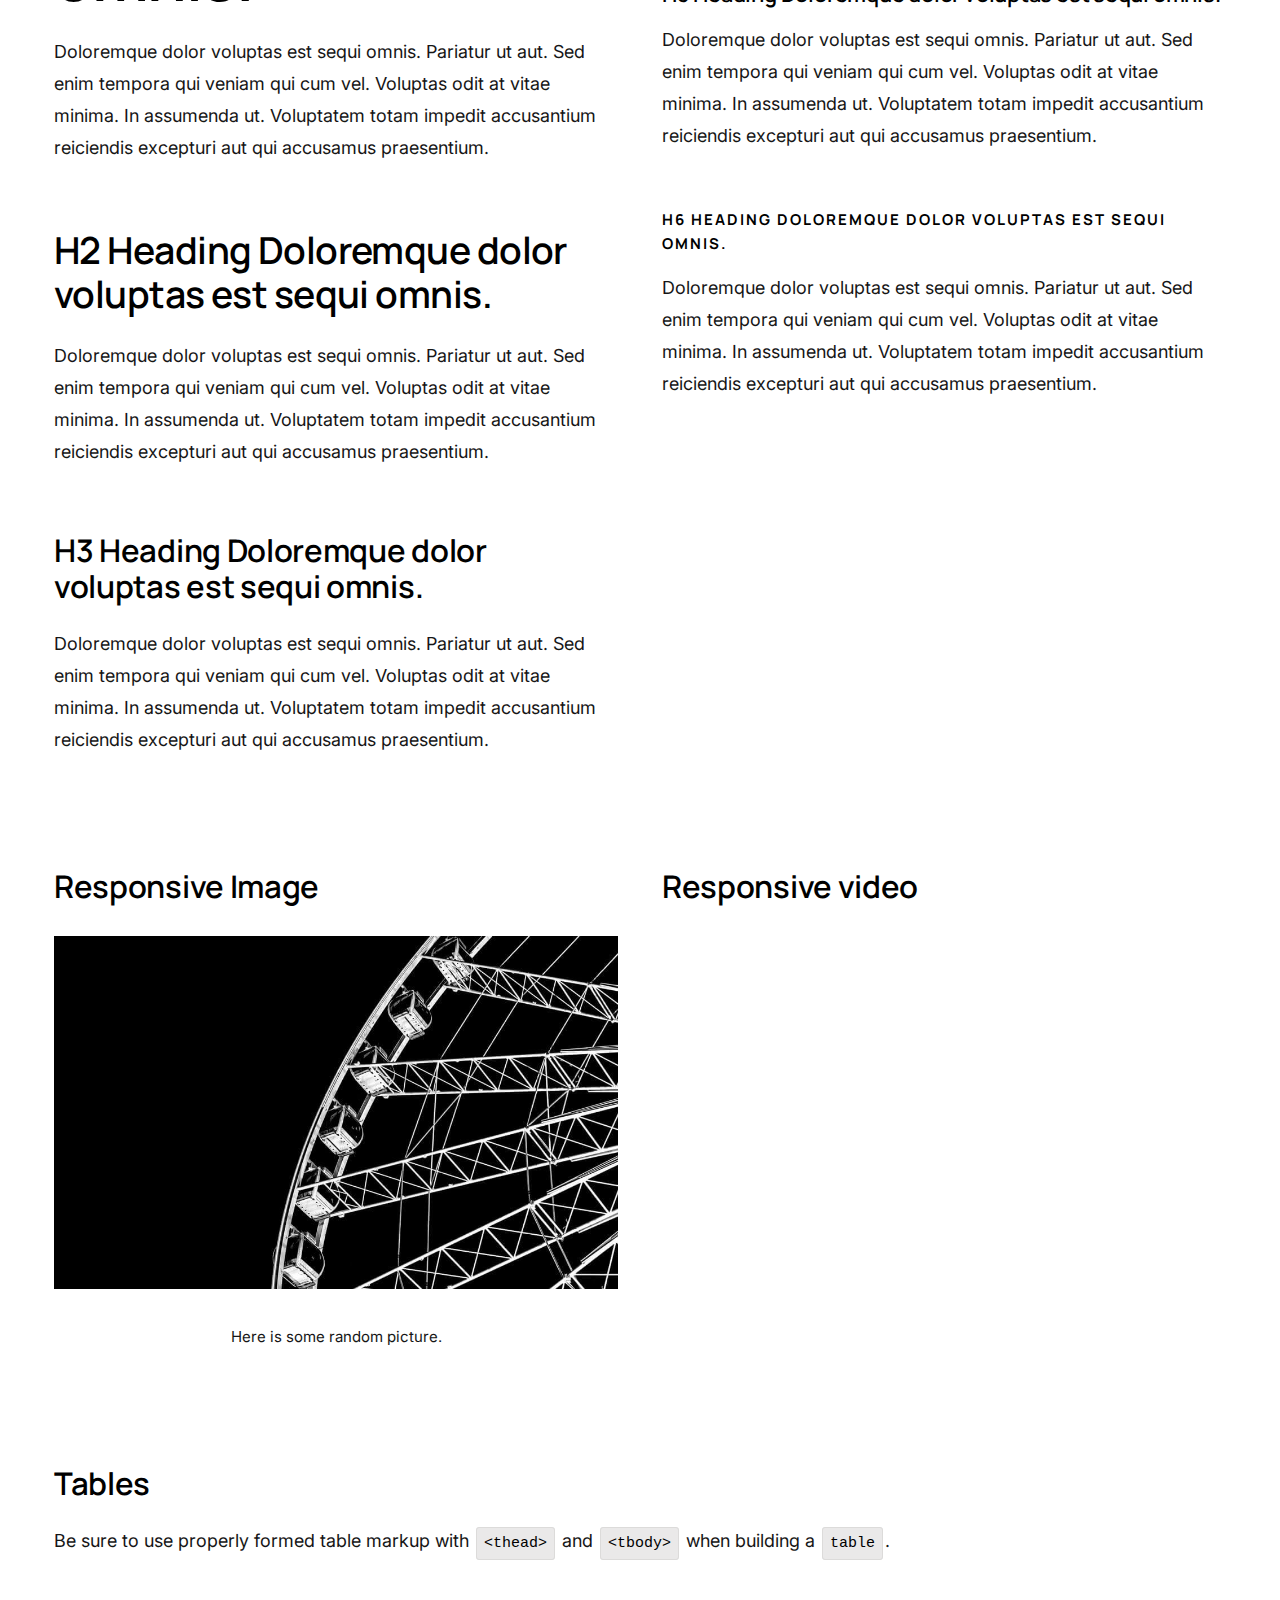
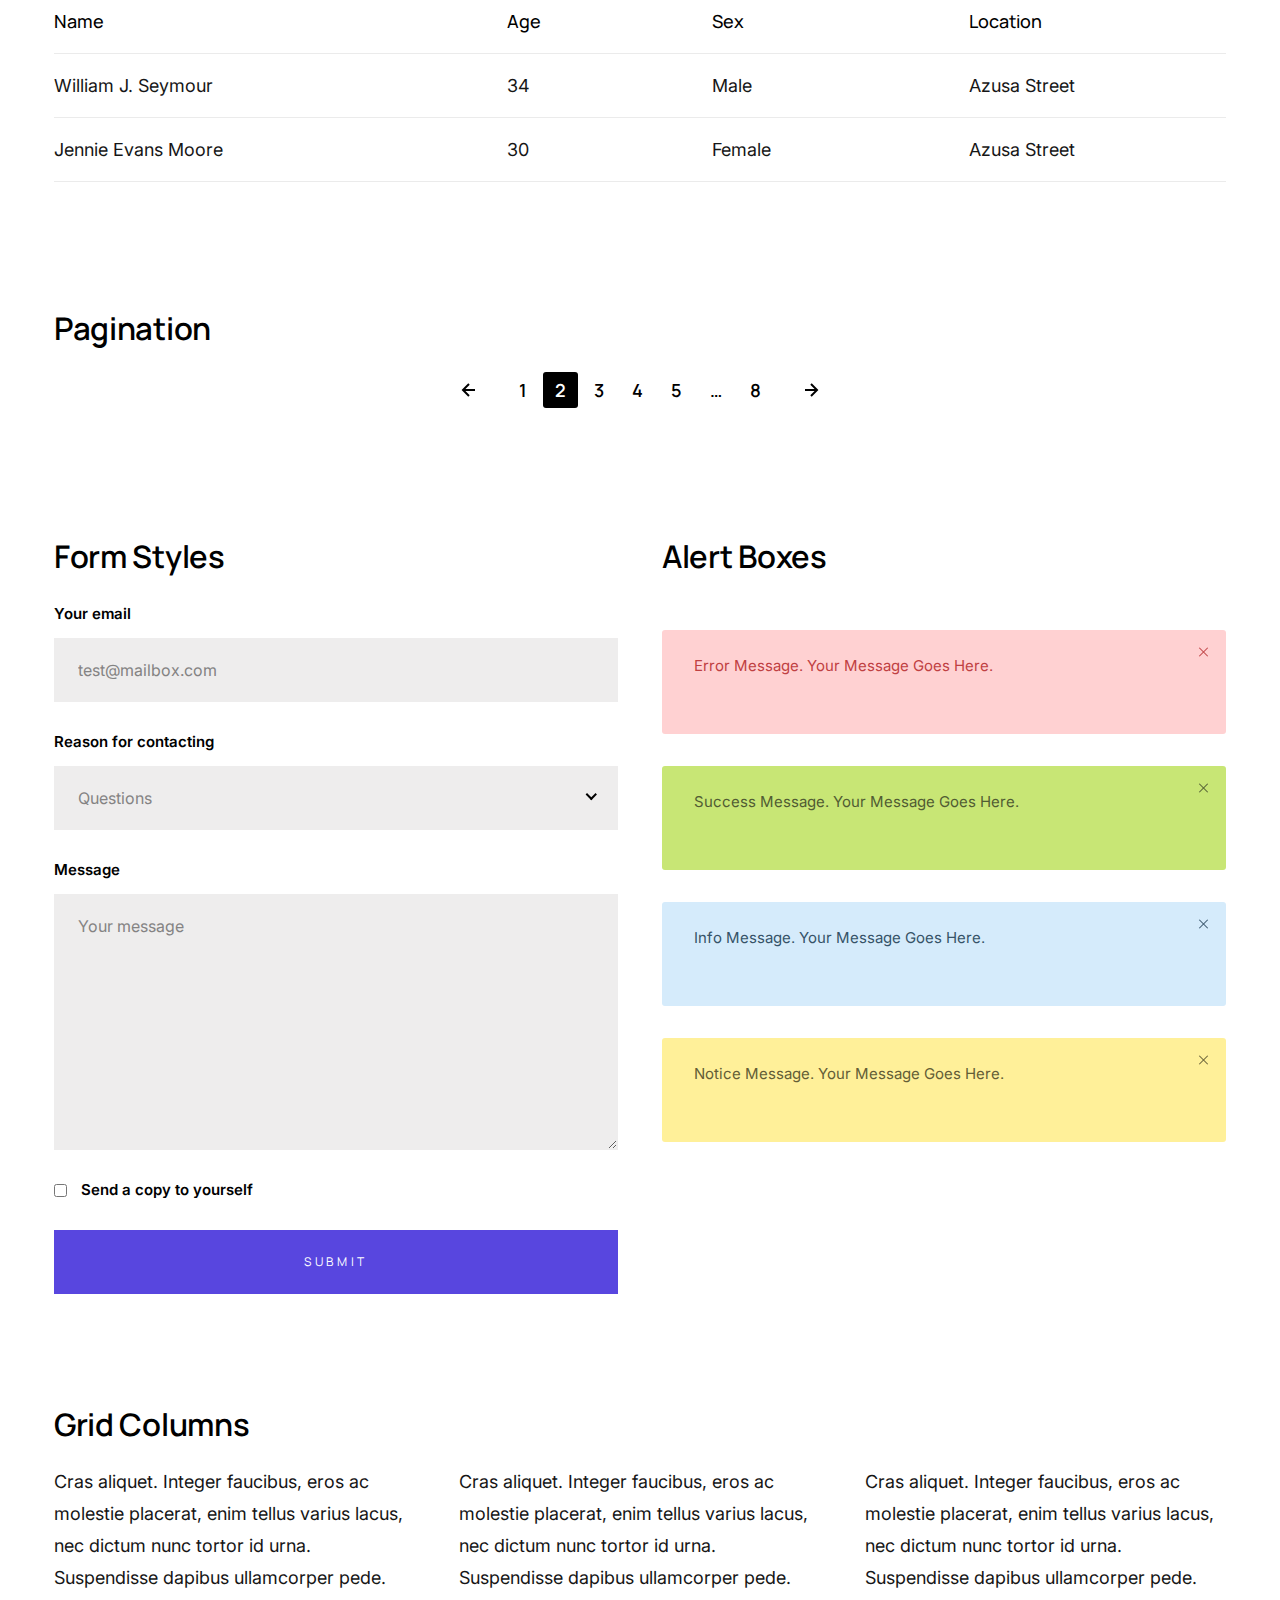
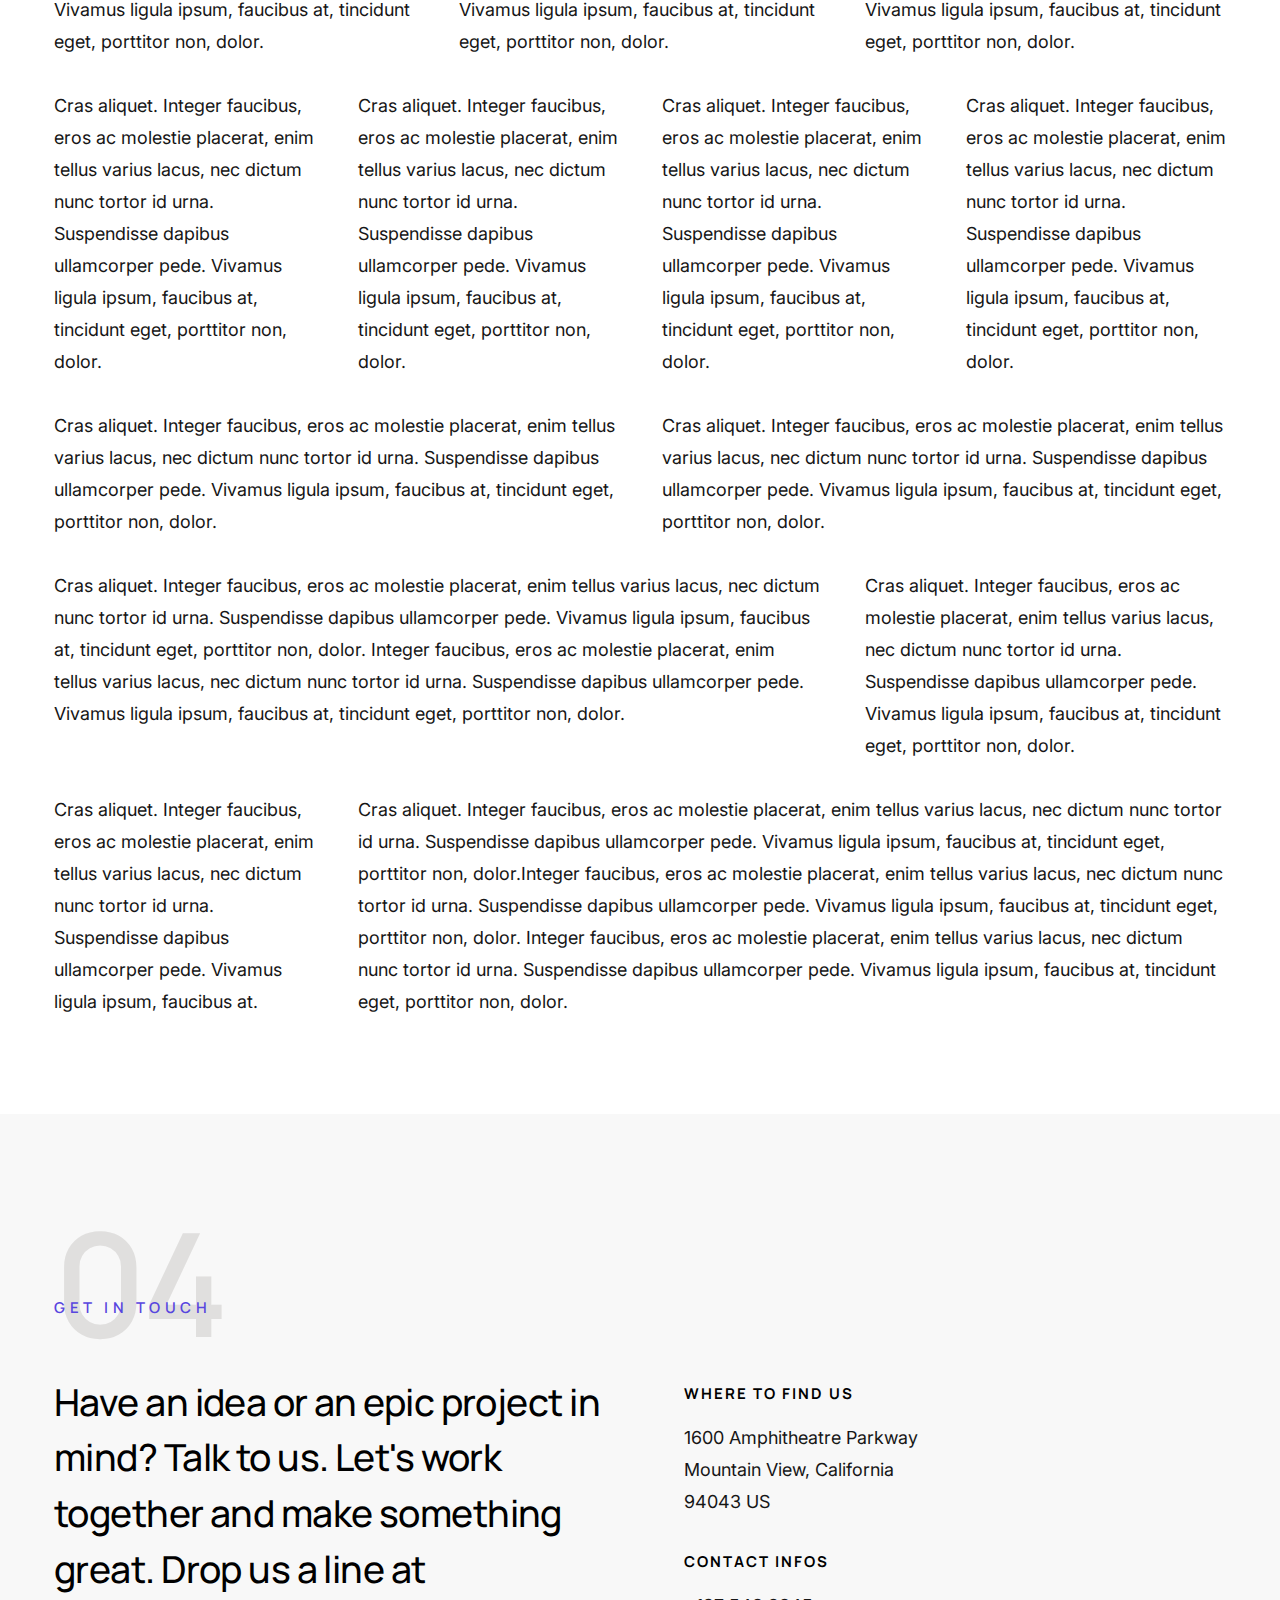
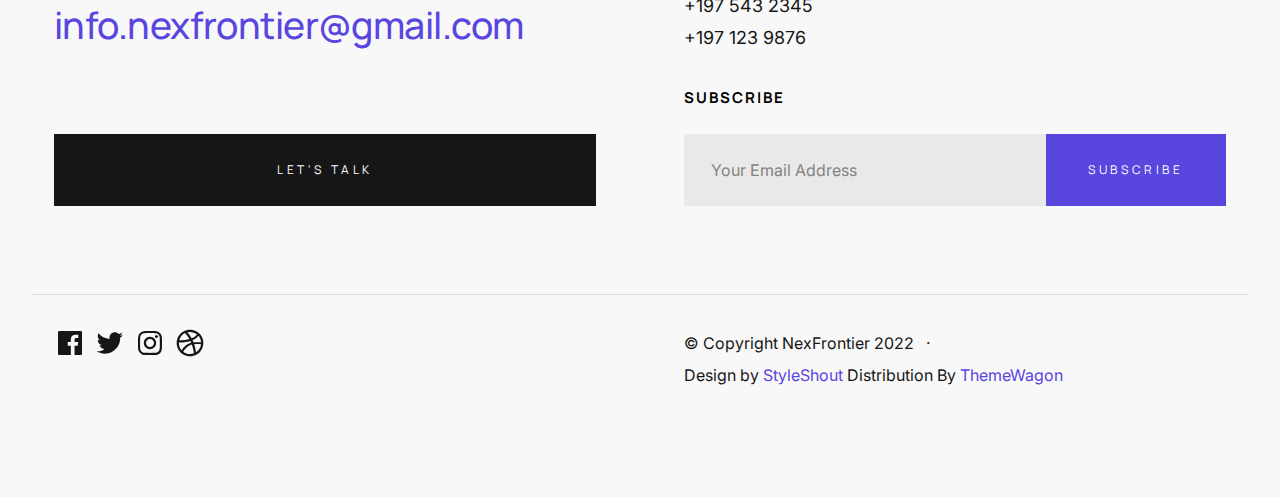
<file: styles.html>
<!DOCTYPE html>
<html lang="en" class="no-js" >
<head>

    <!--- basic page needs
    ================================================== -->
    <meta charset="utf-8">
    <meta name="viewport" content="width=device-width, initial-scale=1">
    <title>NexFrontier - Styles</title>

    <script>
        document.documentElement.classList.remove('no-js');
        document.documentElement.classList.add('js');
    </script>

    <!-- CSS
    ================================================== -->
    <link rel="stylesheet" href="css/vendor.css">
    <link rel="stylesheet" href="css/styles.css">

    <style type="text/css" media="screen">
        .s-styles {
            padding-top: var(--vspace-5);
            padding-bottom: var(--vspace-2);
            position: relative;
        }
        .s-styles .intro h1 {
            margin-top: 0;
        }
    </style>

    <!-- favicons
    ================================================== -->
    <link rel="apple-touch-icon" sizes="180x180" href="apple-touch-icon.png">
    <link rel="icon" type="image/png" sizes="32x32" href="favicon-32x32.png">
    <link rel="icon" type="image/png" sizes="16x16" href="favicon-16x16.png">
    <link rel="manifest" href="site.webmanifest">

</head>


<body id="top">


    <!-- preloader
    ================================================== -->
    <div id="preloader">
        <div id="loader"></div>
    </div>


    <!-- page wrap
    ================================================== -->
    <div id="page" class="s-pagewrap">


        <!-- # site header 
        ================================================== -->
        <header class="s-header">

            <div class="row s-header__inner">

                <div class="s-header__block">
                    <div class="s-header__logo">
                        <a class="logo" href="index.html">
                            <img src="images/nex-logo.svg" alt="Homepage">
                        </a>
                    </div>

                    <a class="s-header__menu-toggle" href="#0"><span>Menu</span></a>
                </div> <!-- end s-header__block -->

                <nav class="s-header__nav">
    
                    <ul class="s-header__menu-links">
                        <li class="current"><a href="#intro" class="smoothscroll">Intro</a></li>
                        <li><a href="index.html#about">About</a></li>
                        <li><a href="index.html#services">Services</a></li>
                        <li><a href="index.html#folio">Work</a></li>
                        <li><a href="#footer" class="smoothscroll">Contact</a></li>
                    </ul> <!-- s-header__menu-links -->

                    <ul class="s-header__social">
                        <li>
                            <a href="">
                                <svg xmlns="http://www.w3.org/2000/svg" width="24" height="24" viewBox="0 0 24 24" style="fill:rgba(0, 0, 0, 1);transform:;-ms-filter:"><path d="M20,3H4C3.447,3,3,3.448,3,4v16c0,0.552,0.447,1,1,1h8.615v-6.96h-2.338v-2.725h2.338v-2c0-2.325,1.42-3.592,3.5-3.592 c0.699-0.002,1.399,0.034,2.095,0.107v2.42h-1.435c-1.128,0-1.348,0.538-1.348,1.325v1.735h2.697l-0.35,2.725h-2.348V21H20 c0.553,0,1-0.448,1-1V4C21,3.448,20.553,3,20,3z"></path></svg>
                                <span class="u-screen-reader-text">Facebook</span>
                            </a>
                        </li>
                        <li>
                            <a href="">
                                <svg xmlns="http://www.w3.org/2000/svg" width="24" height="24" viewBox="0 0 24 24" style="fill:rgba(0, 0, 0, 1);transform:;-ms-filter:"><path d="M19.633,7.997c0.013,0.175,0.013,0.349,0.013,0.523c0,5.325-4.053,11.461-11.46,11.461c-2.282,0-4.402-0.661-6.186-1.809 c0.324,0.037,0.636,0.05,0.973,0.05c1.883,0,3.616-0.636,5.001-1.721c-1.771-0.037-3.255-1.197-3.767-2.793 c0.249,0.037,0.499,0.062,0.761,0.062c0.361,0,0.724-0.05,1.061-0.137c-1.847-0.374-3.23-1.995-3.23-3.953v-0.05 c0.537,0.299,1.16,0.486,1.82,0.511C3.534,9.419,2.823,8.184,2.823,6.787c0-0.748,0.199-1.434,0.548-2.032 c1.983,2.443,4.964,4.04,8.306,4.215c-0.062-0.3-0.1-0.611-0.1-0.923c0-2.22,1.796-4.028,4.028-4.028 c1.16,0,2.207,0.486,2.943,1.272c0.91-0.175,1.782-0.512,2.556-0.973c-0.299,0.935-0.936,1.721-1.771,2.22 c0.811-0.088,1.597-0.312,2.319-0.624C21.104,6.712,20.419,7.423,19.633,7.997z"></path></svg>
                                <span class="u-screen-reader-text">Twitter</span>
                            </a>
                        </li>
                        <li>
                            <a href="">
                                <svg xmlns="http://www.w3.org/2000/svg" width="24" height="24" viewBox="0 0 24 24" style="fill:rgba(0, 0, 0, 1);transform:;-ms-filter:"><path d="M11.999,7.377c-2.554,0-4.623,2.07-4.623,4.623c0,2.554,2.069,4.624,4.623,4.624c2.552,0,4.623-2.07,4.623-4.624 C16.622,9.447,14.551,7.377,11.999,7.377L11.999,7.377z M11.999,15.004c-1.659,0-3.004-1.345-3.004-3.003 c0-1.659,1.345-3.003,3.004-3.003s3.002,1.344,3.002,3.003C15.001,13.659,13.658,15.004,11.999,15.004L11.999,15.004z"></path><circle cx="16.806" cy="7.207" r="1.078"></circle><path d="M20.533,6.111c-0.469-1.209-1.424-2.165-2.633-2.632c-0.699-0.263-1.438-0.404-2.186-0.42 c-0.963-0.042-1.268-0.054-3.71-0.054s-2.755,0-3.71,0.054C7.548,3.074,6.809,3.215,6.11,3.479C4.9,3.946,3.945,4.902,3.477,6.111 c-0.263,0.7-0.404,1.438-0.419,2.186c-0.043,0.962-0.056,1.267-0.056,3.71c0,2.442,0,2.753,0.056,3.71 c0.015,0.748,0.156,1.486,0.419,2.187c0.469,1.208,1.424,2.164,2.634,2.632c0.696,0.272,1.435,0.426,2.185,0.45 c0.963,0.042,1.268,0.055,3.71,0.055s2.755,0,3.71-0.055c0.747-0.015,1.486-0.157,2.186-0.419c1.209-0.469,2.164-1.424,2.633-2.633 c0.263-0.7,0.404-1.438,0.419-2.186c0.043-0.962,0.056-1.267,0.056-3.71s0-2.753-0.056-3.71C20.941,7.57,20.801,6.819,20.533,6.111z M19.315,15.643c-0.007,0.576-0.111,1.147-0.311,1.688c-0.305,0.787-0.926,1.409-1.712,1.711c-0.535,0.199-1.099,0.303-1.67,0.311 c-0.95,0.044-1.218,0.055-3.654,0.055c-2.438,0-2.687,0-3.655-0.055c-0.569-0.007-1.135-0.112-1.669-0.311 c-0.789-0.301-1.414-0.923-1.719-1.711c-0.196-0.534-0.302-1.099-0.311-1.669c-0.043-0.95-0.053-1.218-0.053-3.654 c0-2.437,0-2.686,0.053-3.655c0.007-0.576,0.111-1.146,0.311-1.687c0.305-0.789,0.93-1.41,1.719-1.712 c0.534-0.198,1.1-0.303,1.669-0.311c0.951-0.043,1.218-0.055,3.655-0.055c2.437,0,2.687,0,3.654,0.055 c0.571,0.007,1.135,0.112,1.67,0.311c0.786,0.303,1.407,0.925,1.712,1.712c0.196,0.534,0.302,1.099,0.311,1.669 c0.043,0.951,0.054,1.218,0.054,3.655c0,2.436,0,2.698-0.043,3.654H19.315z"></path></svg>
                                <span class="u-screen-reader-text">Instagram</span>
                            </a>
                        </li>
                        <li>
                            <a href="">
                                <svg xmlns="http://www.w3.org/2000/svg" width="24" height="24" viewBox="0 0 24 24" style="fill: rgba(0, 0, 0, 1);transform: ;msFilter:;"><path d="M20.66 6.98a9.932 9.932 0 0 0-3.641-3.64C15.486 2.447 13.813 2 12 2s-3.486.447-5.02 1.34c-1.533.893-2.747 2.107-3.64 3.64S2 10.187 2 12s.446 3.487 1.34 5.02a9.924 9.924 0 0 0 3.641 3.64C8.514 21.553 10.187 22 12 22s3.486-.447 5.02-1.34a9.932 9.932 0 0 0 3.641-3.64C21.554 15.487 22 13.813 22 12s-.446-3.487-1.34-5.02zM12 3.66c2 0 3.772.64 5.32 1.919-.92 1.174-2.286 2.14-4.1 2.9-1.002-1.813-2.088-3.327-3.261-4.54A7.715 7.715 0 0 1 12 3.66zM5.51 6.8a8.116 8.116 0 0 1 2.711-2.22c1.212 1.201 2.325 2.7 3.34 4.5-2 .6-4.114.9-6.341.9-.573 0-1.006-.013-1.3-.04A8.549 8.549 0 0 1 5.51 6.8zM3.66 12c0-.054.003-.12.01-.2.007-.08.01-.146.01-.2.254.014.641.02 1.161.02 2.666 0 5.146-.367 7.439-1.1.187.373.381.793.58 1.26-1.32.293-2.674 1.006-4.061 2.14S6.4 16.247 5.76 17.5c-1.4-1.587-2.1-3.42-2.1-5.5zM12 20.34c-1.894 0-3.594-.587-5.101-1.759.601-1.187 1.524-2.322 2.771-3.401 1.246-1.08 2.483-1.753 3.71-2.02a29.441 29.441 0 0 1 1.56 6.62 8.166 8.166 0 0 1-2.94.56zm7.08-3.96a8.351 8.351 0 0 1-2.58 2.621c-.24-2.08-.7-4.107-1.379-6.081.932-.066 1.765-.1 2.5-.1.799 0 1.686.034 2.659.1a8.098 8.098 0 0 1-1.2 3.46zm-1.24-5c-1.16 0-2.233.047-3.22.14a27.053 27.053 0 0 0-.68-1.62c2.066-.906 3.532-2.006 4.399-3.3 1.2 1.414 1.854 3.027 1.96 4.84-.812-.04-1.632-.06-2.459-.06z"></path></svg>
                                <span class="u-screen-reader-text">Dribbble</span>
                            </a>
                        </li>
                    </ul> <!-- s-header__social -->
    
                </nav> <!-- end s-header__nav -->

            </div> <!-- end s-header__inner -->

        </header> <!-- end s-header -->


        <!-- # site-content
        ================================================== -->
        <section id="content" class="s-content">


            <!-- intro
            ----------------------------------------------- -->
            <section id="intro" class="s-intro target-section">

                <div class="s-intro__bg"></div>

                <div class="row s-intro__content">

                    <div class="s-intro__content-bg"></div>

                    <div class="column lg-12 s-intro__content-inner">
                        
                        <h1 class="s-intro__content-title">
                        We provide creative <br>
                        solutions to turn your <br>
                        ideas into digital reality.
                        </h1>

                        <div class="s-intro__content-buttons">
                            <a href="#download" class="btn btn--stroke s-intro__content-btn smoothscroll">More About Us</a>
                            <a href="https://player.vimeo.com/video/14592941?color=f26522&title=0&byline=0&portrait=0" class="s-intro__content-video-btn">
                                <svg xmlns="http://www.w3.org/2000/svg" width="24" height="24" viewBox="0 0 24 24" style="fill: rgba(0, 0, 0, 1);transform: ;msFilter:;"><path d="M7 6v12l10-6z"></path></svg>
                            </a>
                        </div>
                        
                    </div> <!-- s-intro__content-inner -->

                </div> <!-- s-intro__content -->

                <div class="s-intro__scroll-down">
                    <a href="#styles" class="smoothscroll">
                        <span>Scroll Down</span>
                    </a>
                </div> <!-- s-intro__scroll-down -->

            </section> <!-- end s-intro -->


            <!-- styles
            ----------------------------------------------- -->
            <div id="styles" class="s-styles">

                <div class="row">

                    <div class="column lg-12 intro">

                        <h1>Style Guide.</h1>

                        <p class="lead">Lorem ipsum Officia elit ad tempor dolore est ex incididunt incididunt occaecat culpa deserunt 
                        sunt labore in cillum ullamco magna in Excepteur consequat in reprehenderit proident mollit incididunt officia commodo.
                        Duis ea officia sed dolor pariatur enim dolore dolore quis incididunt nulla exercitation commodo veniam et ea incididunt.
                        </p>

                        <hr>
                    </div>

                </div> <!-- end row -->

                <div class="row">

                    <div class="column lg-6 tab-12">

                        <h3>Paragraph and Image</h3>

                        <p><a href="#"><img width="120" height="120" class="u-pull-left" alt="sample-image" src="images/sample-image.jpg"></a>
                        Lorem ipsum dolor sit amet, consectetuer adipiscing elit. Donec libero. Suspendisse bibendum.Cras id urna. Morbi 
                        tincidunt, orci ac convallis aliquam, lectus turpis varius lorem, eu posuere nunc justo tempus leo. Donec mattis, 
                        purus nec placerat bibendum, dui pede condimentum odio, ac blandit ante orci ut diam. Cras fringilla magna. 
                        Phasellus suscipit, leo a pharetra condimentum, lorem tellus eleifend magna, eget fringilla velit magna id 
                        neque posuere nunc justo tempus leo. </p>

                        <p>
                        Lorem ipsum dolor sit amet, consectetuer adipiscing elit. Donec libero. Suspendisse bibendum. Cras id urna. 
                        Morbi tincidunt, orci ac convallis aliquam, lectus turpis varius lorem, eu posuere nunc justo tempus leo. 
                        Donec mattis, purus nec placerat bibendum, dui pede condimentumodio, ac blandit ante orci ut diam.	
                        </p>

                        <p>A <a href="#">link</a>,
                        <abbr title="this really isn't a very good description">abbrebation</abbr>,
                        <strong>strong text</strong>,
                        <em>em text</em>,
                        <del>deleted text</del>, and
                        <mark>this is a mark text.</mark>
                        <code>.code</code>
                        </p>

                    </div>

                    <div class="column lg-6 tab-12">

                        <h3>Drop Caps</h3>

                        <p class="drop-cap">Far far away, behind the word mountains, far from the countries Vokalia and Consonantia,
                        there live the blind texts. Separated they live in Bookmarksgrove right at the coast of the
                        Semantics, a large language ocean. A small river named Duden flows by their place and supplies it with the 
                        necessary regelialia. Morbi tincidunt, orci ac convallis aliquam, lectus turpis varius lorem, 
                        euposuere nunc justo tempus leo. Donec mattis, purus nec placerat bibendum, dui pede condimentum odio, 
                        ac blandit ante orci ut diam. Cras fringilla magna. Phasellus suscipit, leo a pharetra condimentum, 
                        lorem tellus eleifend magna, eget fringilla velit magna id neque.
                        </p>

                        <h3>Small Print</h3>

                        <p><small>Lorem ipsum dolor sit amet, consectetuer adipiscing elit. Donec libero.</small></p>

                    </div>

                </div> <!-- end row -->

                <div class="row">

                    <div class="column lg-6 tab-12">

                        <h3 class="u-add-bottom">Pull Quotes</h3>

                        <p>
                        Perspiciatis nemo unde et nobis modi consequatur officia amet. Ut enim 
                        tenetur provident maiores. Perspiciatis asperiores incidunt sequi 
                        quisquam. Enim aut. 
                        </p>

                        <figure class="pull-quote">
                            <blockquote>
                                <p>
                                When you look in the eyes of grace, when you meet grace, 
                                when you embrace grace, when you see the nail prints in 
                                grace’s hands and the fire in his eyes, when you feel his 
                                relentless love for you - it will not motivate you to sin. 
                                It will motivate you to righteousness.
                                </p>

                                <footer>
                                    <cite>Judah Smith</cite>
                                </footer>
                            </blockquote>
                        </figure>


                    </div>

                    <div class="column lg-6 tab-12">

                        <h3 class="u-add-bottom">Block Quotes</h3>

                        <blockquote cite="http://where-i-got-my-info-from.com">
                            <p>
                            For God so loved the world, that he gave his only Son, that whoever believes in 
                            him should not perish but have eternal life. For God did not send his Son into 
                            the world to condemn the world, but in order that the world might be 
                            saved through him.
                            </p>

                            <footer>
                                <cite>
                                    <a href="#0">John 3:16-17 ESV</a>
                                </cite>
                            </footer>

                        </blockquote>

                        <blockquote>
                            <p>There is a God-shaped vacuum in the heart of each man which cannot be satisfied 
                            by any created thing but only by God the Creator.</p>

                            <footer>
                                <cite>Blaise Pascal</cite>
                            </footer>

                        </blockquote>

                    </div>

                </div> <!-- end row -->

                <div class="row u-add-half-bottom">

                    <div class="column lg-6 tab-12">

                        <h3>Example Lists</h3>

                        <ol>
                            <li>Here is an example</li>
                            <li>of an ordered list.</li>
                            <li>A parent list item.
                                <ul>
                                    <li>one</li>
                                    <li>two</li>
                                    <li>three</li>
                                </ul>
                                </li>
                                <li>A list item.</li>
                            </ol>

                        <ul class="disc">
                            <li>Here is an example</li>
                            <li>of an unordered list.</li>
                        </ul>

                        <h3>Definition Lists</h3>

                        <h5>a) Multi-line Definitions (default) </h5>

                        <dl class="dictionary-style">
                            <dt><strong>This is a term</strong></dt>
                                <dd>this is the definition of that term, which both live in a <code>dl</code>.</dd>
                            <dt><strong>Another Term</strong></dt>
                                <dd>And it gets a definition too, which is this line</dd>
                                <dd>This is a 2<sup>nd</sup> definition for a single term. A <code>dt</code> may be followed by multiple <code>dd</code>s.</dd>
                        </dl>

                        <h3 class="u-add-bottom">Skill Bars</h3>

                        <ul class="skill-bars">
                            <li>
                            <div class="progress percent90"><span>90%</span></div>
                            <strong>HTML</strong>
                            </li>
                            <li>
                            <div class="progress percent85"><span>85%</span></div>
                            <strong>CSS</strong>
                            </li>
                            <li>
                            <div class="progress percent70"><span>70%</span></div>
                            <strong>Javascript</strong>
                            </li>
                            <li>
                            <div class="progress percent95"><span>95%</span></div>
                            <strong>PHP</strong>
                            </li>
                            <li>
                            <div class="progress percent75"><span>75%</span></div>
                            <strong>Illustrator</strong>
                            </li>
                            <li>
                            <div class="progress percent90"><span>90%</span></div>
                            <strong>Figma</strong>
                            </li>
                        </ul>

                    </div>

                    <div class="column lg-6 tab-12">

                        <h3 class="u-add-bottom">Buttons</h3>

                        <p>
                            <a class="btn btn--primary u-fullwidth" href="#0">Primary Button</a>
                            <a class="btn u-fullwidth" href="#0">Default Button</a>
                            <a class="btn btn--stroke u-fullwidth" href="#0">Stroke Button</a>
                        </p>

                        <h3>Stats Tabs</h3>

                        <ul class="stats-tabs">
                            <li><a href="#0">1,234 <em>Peter</em></a></li>
                            <li><a href="#0">567 <em>James</em></a></li>
                            <li><a href="#0">23,456 <em>John</em></a></li>
                            <li><a href="#0">3,456 <em>Andrew</em></a></li>
                            <li><a href="#0">456 <em>Philip</em></a></li>
                            <li><a href="#0">26 <em>Matthew</em></a></li>
                        </ul>

                        <h3 class="u-add-bottom">Code</h3>

<pre><code class="language-css">
    code {
    font-size: 1.4rem;
    margin: 0 .2rem;
    padding: .2rem .6rem;
    white-space: nowrap;
    background: #F1F1F1;
    border: 1px solid #E1E1E1;	
    border-radius: 3px;
    }
</code></pre>

                    </div>

                </div> <!-- end row -->

                <div class="row u-add-half-bottom">

                    <div class="column lg-6 tab-12">
                            
                        <h1>H1 Heading Doloremque dolor voluptas est sequi omnis.</h1>
                        <p>Doloremque dolor voluptas est sequi omnis. Pariatur ut aut. Sed enim tempora qui veniam qui cum vel. 
                        Voluptas odit at vitae minima. In assumenda ut. Voluptatem totam impedit accusantium reiciendis excepturi aut qui accusamus praesentium.</p>

                        <h2>H2 Heading Doloremque dolor voluptas est sequi omnis.</h2>
                        <p>Doloremque dolor voluptas est sequi omnis. Pariatur ut aut. Sed enim tempora qui veniam qui cum vel. 
                        Voluptas odit at vitae minima. In assumenda ut. Voluptatem totam impedit accusantium reiciendis excepturi aut qui accusamus praesentium.</p>

                        <h3>H3 Heading Doloremque dolor voluptas est sequi omnis.</h3>
                        <p>Doloremque dolor voluptas est sequi omnis. Pariatur ut aut. Sed enim tempora qui veniam qui cum vel. 
                        Voluptas odit at vitae minima. In assumenda ut. Voluptatem totam impedit accusantium reiciendis excepturi aut qui accusamus praesentium.</p>

                        
                    </div>

                    <div class="column lg-6 tab-12">
                        <h4>H4 Heading Doloremque dolor voluptas est sequi omnis.</h4>
                        <p>Doloremque dolor voluptas est sequi omnis. Pariatur ut aut. Sed enim tempora qui veniam qui cum vel. 
                        Voluptas odit at vitae minima. In assumenda ut. Voluptatem totam impedit accusantium reiciendis excepturi aut qui accusamus praesentium.</p>

                        <h5>H5 Heading Doloremque dolor voluptas est sequi omnis.</h5>
                        <p>Doloremque dolor voluptas est sequi omnis. Pariatur ut aut. Sed enim tempora qui veniam qui cum vel. 
                        Voluptas odit at vitae minima. In assumenda ut. Voluptatem totam impedit accusantium reiciendis excepturi aut qui accusamus praesentium.</p>

                        <h6>H6 Heading Doloremque dolor voluptas est sequi omnis.</h6>
                        <p>Doloremque dolor voluptas est sequi omnis. Pariatur ut aut. Sed enim tempora qui veniam qui cum vel. 
                        Voluptas odit at vitae minima. In assumenda ut. Voluptatem totam impedit accusantium reiciendis excepturi aut qui accusamus praesentium.</p>
            
                        
                    </div>

                </div> <!-- end row -->

                <div class="row u-add-half-bottom">

                    <div class="column lg-6 tab-12">

                        <h3 class="u-add-bottom">Responsive Image</h3>

                        <figure>
                            <img src="images/wheel-500.jpg" 
                            srcset="images/wheel-1000.jpg 1000w, 
                            images/wheel-500.jpg 500w" 
                            sizes="(max-width: 1000px) 100vw, 1000px" alt="">

                            <figcaption>
                                Here is some random picture.
                            </figcaption>
                        </figure>

                    </div>

                    <div class="column lg-6 tab-12">

                        <h3 class="u-add-bottom">Responsive video</h3>

                        <div class="video-container">
                        <iframe src="https://player.vimeo.com/video/14592941?color=00a650&title=0&byline=0&portrait=0" width="500" height="281" frameborder="0" webkitallowfullscreen mozallowfullscreen allowfullscreen></iframe> 
                        </div>

                    </div>
                    
                </div> <!-- end row -->

                <div class="row u-add-bottom">

                    <div class="column lg-12">

                        <h3>Tables</h3>
                        <p>Be sure to use properly formed table markup with <code>&lt;thead&gt;</code> and <code>&lt;tbody&gt;</code> when building a <code>table</code>.</p>

                        <div class="table-responsive">

                            <table>
                                    <thead>
                                    <tr>
                                        <th>Name</th>
                                        <th>Age</th>
                                        <th>Sex</th>
                                        <th>Location</th>
                                    </tr>
                                    </thead>
                                    <tbody>
                                    <tr>
                                        <td>William J. Seymour</td>
                                        <td>34</td>
                                        <td>Male</td>
                                        <td>Azusa Street</td>
                                    </tr>
                                    <tr>
                                        <td>Jennie Evans Moore</td>
                                        <td>30</td>
                                        <td>Female</td>
                                        <td>Azusa Street</td>
                                    </tr>
                                    </tbody>
                            </table>

                        </div>

                    </div>
                    
                </div> <!-- end row -->

                <div class="row">

                    <div class="column lg-12">
                        <h3>Pagination</h3>

                        <nav class="pgn">
                            <ul>
                                <li>
                                    <a class="pgn__prev" href="#0">
                                        <svg xmlns="http://www.w3.org/2000/svg" width="24" height="24" viewBox="0 0 24 24"><path d="M12.707 17.293L8.414 13H18v-2H8.414l4.293-4.293-1.414-1.414L4.586 12l6.707 6.707z"/></svg>
                                    </a>
                                </li>
                                <li><a class="pgn__num" href="#0">1</a></li>
                                <li><span class="pgn__num current">2</span></li>
                                <li><a class="pgn__num" href="#0">3</a></li>
                                <li><a class="pgn__num" href="#0">4</a></li>
                                <li><a class="pgn__num" href="#0">5</a></li>
                                <li><span class="pgn__num dots">…</span></li>
                                <li><a class="pgn__num" href="#0">8</a></li>
                                <li>
                                    <a class="pgn__next" href="#0">
                                        <svg xmlns="http://www.w3.org/2000/svg" width="24" height="24" viewBox="0 0 24 24"><path d="M11.293 17.293l1.414 1.414L19.414 12l-6.707-6.707-1.414 1.414L15.586 11H6v2h9.586z"/></svg>
                                    </a>
                                </li>
                            </ul>
                        </nav>

                    </div>

                </div> <!-- end row -->

                <div class="row">

                    <div class="column lg-6 tab-12">

                        <h3 class="u-add-bottom">Form Styles</h3>

                        <form>
                            <div>
                                <label for="sampleInput">Your email</label>
                                <input class="u-fullwidth" type="email" placeholder="test@mailbox.com" id="sampleInput">
                            </div>
                            <div>
                                <label for="sampleRecipientInput">Reason for contacting</label>
                                <div class="ss-custom-select">
                                    <select class="u-fullwidth" id="sampleRecipientInput">
                                        <option value="Option 1">Questions</option>
                                        <option value="Option 2">Report</option>
                                        <option value="Option 3">Others</option>
                                    </select>
                                </div>
                            </div>
                            
                            <label for="exampleMessage">Message</label>
                            <textarea class="u-fullwidth" placeholder="Your message" id="exampleMessage"></textarea>

                            <label class="u-add-bottom">
                                <input type="checkbox">
                                <span class="label-text">Send a copy to yourself</span>
                            </label>
                        
                            <input class="btn--primary u-fullwidth" type="submit" value="Submit">
                        </form>

                    </div>

                    <div class="column lg-6 tab-12">

                        <h3>Alert Boxes</h3>

                        <br>
                        
                        <div class="alert-box alert-box--error">
                            <p>Error Message. Your Message Goes Here.</p>
                            <span class="alert-box__close"></span>
                        </div><!-- end error -->
                                
                        <div class="alert-box alert-box--success">
                            <p>Success Message. Your Message Goes Here.</p>
                            <span class="alert-box__close"></span>
                        </div><!-- end success -->
                                
                        <div class="alert-box alert-box--info">
                            <p>Info Message. Your Message Goes Here.</p>
                            <span class="alert-box__close"></span>
                        </div><!-- end info -->
                                
                        <div class="alert-box alert-box--notice">
                            <p>Notice Message. Your Message Goes Here.</p>
                            <span class="alert-box__close"></span>
                        </div><!-- end notice -->
                    
                    </div>

                </div> <!-- end row -->

                <div class="row">

                    <div class="lg-12 column">
                        <h3>Grid Columns</h3>
                    </div>
        
                </div> <!-- Row End-->
        
                <!--<h4>1/3 Columns</h4>  -->
        
                <div class="row">
        
                    <div class="lg-4 mob-12 column">
                        <p>
                        Cras aliquet. Integer faucibus, eros ac molestie placerat, enim tellus varius lacus,
                        nec dictum nunc tortor id urna. Suspendisse dapibus ullamcorper pede. Vivamus ligula ipsum,
                        faucibus at, tincidunt eget, porttitor non, dolor. 
                        </p>
                    </div>
        
                    <div class="lg-4 mob-12 column">
                        <p>
                        Cras aliquet. Integer faucibus, eros ac molestie placerat, enim tellus varius lacus,
                        nec dictum nunc tortor id urna. Suspendisse dapibus ullamcorper pede. Vivamus ligula ipsum,
                        faucibus at, tincidunt eget, porttitor non, dolor. 
                        </p>
                    </div>
        
                    <div class="lg-4 mob-12 column">
                        <p>
                        Cras aliquet. Integer faucibus, eros ac molestie placerat, enim tellus varius lacus,
                        nec dictum nunc tortor id urna. Suspendisse dapibus ullamcorper pede. Vivamus ligula ipsum,
                        faucibus at, tincidunt eget, porttitor non, dolor. 
                        </p>
                    </div>
        
                </div>
        
                <!--<h4>1/4 Columns</h4>  -->
        
                <div class="row">
        
                    <div class="lg-3 tab-6 mob-12 column">
                        <p>
                        Cras aliquet. Integer faucibus, eros ac molestie placerat, enim tellus varius lacus,
                        nec dictum nunc tortor id urna. Suspendisse dapibus ullamcorper pede. Vivamus ligula ipsum,
                        faucibus at, tincidunt eget, porttitor non, dolor. 
                        </p>
                    </div>
        
                    <div class="lg-3 tab-6 mob-12 column">
                        <p>
                        Cras aliquet. Integer faucibus, eros ac molestie placerat, enim tellus varius lacus,
                        nec dictum nunc tortor id urna. Suspendisse dapibus ullamcorper pede. Vivamus ligula ipsum,
                        faucibus at, tincidunt eget, porttitor non, dolor. 
                        </p>
                    </div>
        
                    <div class="lg-3 tab-6 mob-12 column">
                        <p>
                        Cras aliquet. Integer faucibus, eros ac molestie placerat, enim tellus varius lacus,
                        nec dictum nunc tortor id urna. Suspendisse dapibus ullamcorper pede. Vivamus ligula ipsum,
                        faucibus at, tincidunt eget, porttitor non, dolor. 
                        </p>
                    </div>
        
                    <div class="lg-3 tab-6 mob-12 column">
                        <p>
                        Cras aliquet. Integer faucibus, eros ac molestie placerat, enim tellus varius lacus,
                        nec dictum nunc tortor id urna. Suspendisse dapibus ullamcorper pede. Vivamus ligula ipsum,
                        faucibus at, tincidunt eget, porttitor non, dolor. 
                        </p>
                    </div>
        
                </div>
        
                <!--<h4>1/2 Columns</h4>  -->
        
                <div class="row">
        
                    <div class="lg-6 mob-12 column">
                        <p>
                        Cras aliquet. Integer faucibus, eros ac molestie placerat, enim tellus varius lacus,
                        nec dictum nunc tortor id urna. Suspendisse dapibus ullamcorper pede. Vivamus ligula ipsum,
                        faucibus at, tincidunt eget, porttitor non, dolor. 
                        </p>
                    </div>
        
                    <div class="lg-6 mob-12 column">
                        <p>
                        Cras aliquet. Integer faucibus, eros ac molestie placerat, enim tellus varius lacus,
                        nec dictum nunc tortor id urna. Suspendisse dapibus ullamcorper pede. Vivamus ligula ipsum,
                        faucibus at, tincidunt eget, porttitor non, dolor. 
                        </p>
                    </div>
        
                </div>
        
                <!--<h4>2/3 Columns</h4>  -->
        
                <div class="row">
        
                    <div class="lg-8 tab-7 mob-12 column">
                        <p>
                        Cras aliquet. Integer faucibus, eros ac molestie placerat, enim tellus varius lacus,
                        nec dictum nunc tortor id urna. Suspendisse dapibus ullamcorper pede. Vivamus ligula ipsum,
                        faucibus at, tincidunt eget, porttitor non, dolor. Integer faucibus, eros ac molestie placerat, enim tellus varius lacus,
                        nec dictum nunc tortor id urna. Suspendisse dapibus ullamcorper pede. Vivamus ligula ipsum,
                        faucibus at, tincidunt eget, porttitor non, dolor.
                        </p>
                    </div>
        
                    <div class="lg-4 tab-5 mob-12 column">
                        <p>
                        Cras aliquet. Integer faucibus, eros ac molestie placerat, enim tellus varius lacus,
                        nec dictum nunc tortor id urna. Suspendisse dapibus ullamcorper pede. Vivamus ligula ipsum,
                        faucibus at, tincidunt eget, porttitor non, dolor. 
                        </p>
                    </div>
        
                </div>
        
                <!--<h4>3/4 Columns</h4>  -->
        
                <div class="row">
        
                    <div class="lg-3 tab-5 mob-12 column">
                        <p>
                        Cras aliquet. Integer faucibus, eros ac molestie placerat, enim tellus varius lacus,
                        nec dictum nunc tortor id urna. Suspendisse dapibus ullamcorper pede. Vivamus ligula ipsum,
                        faucibus at. 
                        </p>
                    </div>
        
                    <div class="lg-9 tab-7 mob-12 column">
                        <p>
                        Cras aliquet. Integer faucibus, eros ac molestie placerat, enim tellus varius lacus,
                        nec dictum nunc tortor id urna. Suspendisse dapibus ullamcorper pede. Vivamus ligula ipsum,
                        faucibus at, tincidunt eget, porttitor non, dolor.Integer faucibus, eros ac molestie placerat, enim tellus varius lacus,
                        nec dictum nunc tortor id urna. Suspendisse dapibus ullamcorper pede. Vivamus ligula ipsum,
                        faucibus at, tincidunt eget, porttitor non, dolor. Integer faucibus, eros ac molestie placerat, enim tellus varius lacus,
                        nec dictum nunc tortor id urna. Suspendisse dapibus ullamcorper pede. Vivamus ligula ipsum,
                        faucibus at, tincidunt eget, porttitor non, dolor.
                        </p>
                    </div>
        
                </div>

            </div> <!-- end styles -->

        </section>  <!-- end content -->


        <!-- # site-footer
        ================================================== -->
        <footer id="footer" class="s-footer target-section">

            <div class="row section-header" data-num="04">
                <h3 class="column lg-12 section-header__pretitle text-pretitle">GET IN TOUCH</h3>
                <div class="column lg-6 stack-on-1100 section-header__primary">
                    <h2 class="title text-display-1">
                    Have an idea or an epic project in mind? Talk to us. 
                    Let's work together and make something great. 
                    Drop us a line at <a href="mailto:#0" title="">info.nexfrontier@gmail.com</a>
                    </h2>
                </div>    
                <div class="column lg-6 stack-on-1100 section-header__secondary">
                    
                    <div class="contact-block">
                        <h6>Where To Find Us</h6>
                        <p>
                        1600 Amphitheatre Parkway <br>
                        Mountain View, California <br>
                        94043  US
                        </p>
                    </div>

                    <div class="contact-block">
                        <h6>Contact Infos</h6>
                        <ul class="contact-list">
                            <li><a href="tel:197-543-2345">+197 543 2345</a></li>
                            <li><a href="tel:197-123-9876">+197 123 9876</a></li>
                        </ul>
                    </div>

                </div>
            </div> <!-- end section-header -->

            <div class="row list-block block-lg-one-half block-tab-whole block-stack-on-1000 s-footer__btns">
                <div class="column list-block__item">
                    <div class="s-footer__contact-btn">
                        <a href="mailto:#0" class="btn btn--primary u-fullwidth">
                            Let's Talk 
                        </a>
                    </div>
                </div>
                <div class="column list-block__item">
                    <div class="subscribe-form s-footer__subscribe">
                        <h6>Subscribe</h6>
                        <form id="mc-form" class="mc-form">
                            <input type="email" name="EMAIL" id="mce-EMAIL" class="u-fullwidth text-center" placeholder="Your Email Address" title="The domain portion of the email address is invalid (the portion after the @)." pattern="^([^\x00-\x20\x22\x28\x29\x2c\x2e\x3a-\x3c\x3e\x40\x5b-\x5d\x7f-\xff]+|\x22([^\x0d\x22\x5c\x80-\xff]|\x5c[\x00-\x7f])*\x22)(\x2e([^\x00-\x20\x22\x28\x29\x2c\x2e\x3a-\x3c\x3e\x40\x5b-\x5d\x7f-\xff]+|\x22([^\x0d\x22\x5c\x80-\xff]|\x5c[\x00-\x7f])*\x22))*\x40([^\x00-\x20\x22\x28\x29\x2c\x2e\x3a-\x3c\x3e\x40\x5b-\x5d\x7f-\xff]+|\x5b([^\x0d\x5b-\x5d\x80-\xff]|\x5c[\x00-\x7f])*\x5d)(\x2e([^\x00-\x20\x22\x28\x29\x2c\x2e\x3a-\x3c\x3e\x40\x5b-\x5d\x7f-\xff]+|\x5b([^\x0d\x5b-\x5d\x80-\xff]|\x5c[\x00-\x7f])*\x5d))*(\.\w{2,})+$" required>
                            <input type="submit" name="subscribe" value="Subscribe" class="btn btn--primary u-fullwidth">
                            <!-- <div style="position: absolute; left: -5000px;" aria-hidden="true"><input type="text" name="b_cdb7b577e41181934ed6a6a44_9a91cfe7b3" tabindex="-1" value=""></div> -->
                            <div class="mc-status"></div>
                        </form>
                    </div>
                </div>
            </div> <!-- end s-footer__btns -->

            <div class="row s-footer__bottom">

                <div class="column lg-6 tab-12 s-footer__bottom-left">
                    <ul class="s-footer__social">
                        <li>
                            <a href="">
                                <svg xmlns="http://www.w3.org/2000/svg" width="24" height="24" viewBox="0 0 24 24" style="fill:rgba(0, 0, 0, 1);transform:;-ms-filter:"><path d="M20,3H4C3.447,3,3,3.448,3,4v16c0,0.552,0.447,1,1,1h8.615v-6.96h-2.338v-2.725h2.338v-2c0-2.325,1.42-3.592,3.5-3.592 c0.699-0.002,1.399,0.034,2.095,0.107v2.42h-1.435c-1.128,0-1.348,0.538-1.348,1.325v1.735h2.697l-0.35,2.725h-2.348V21H20 c0.553,0,1-0.448,1-1V4C21,3.448,20.553,3,20,3z"></path></svg>
                                <span class="u-screen-reader-text">Facebook</span>
                            </a>
                        </li>
                        <li>
                            <a href="">
                                <svg xmlns="http://www.w3.org/2000/svg" width="24" height="24" viewBox="0 0 24 24" style="fill:rgba(0, 0, 0, 1);transform:;-ms-filter:"><path d="M19.633,7.997c0.013,0.175,0.013,0.349,0.013,0.523c0,5.325-4.053,11.461-11.46,11.461c-2.282,0-4.402-0.661-6.186-1.809 c0.324,0.037,0.636,0.05,0.973,0.05c1.883,0,3.616-0.636,5.001-1.721c-1.771-0.037-3.255-1.197-3.767-2.793 c0.249,0.037,0.499,0.062,0.761,0.062c0.361,0,0.724-0.05,1.061-0.137c-1.847-0.374-3.23-1.995-3.23-3.953v-0.05 c0.537,0.299,1.16,0.486,1.82,0.511C3.534,9.419,2.823,8.184,2.823,6.787c0-0.748,0.199-1.434,0.548-2.032 c1.983,2.443,4.964,4.04,8.306,4.215c-0.062-0.3-0.1-0.611-0.1-0.923c0-2.22,1.796-4.028,4.028-4.028 c1.16,0,2.207,0.486,2.943,1.272c0.91-0.175,1.782-0.512,2.556-0.973c-0.299,0.935-0.936,1.721-1.771,2.22 c0.811-0.088,1.597-0.312,2.319-0.624C21.104,6.712,20.419,7.423,19.633,7.997z"></path></svg>
                                <span class="u-screen-reader-text">Twitter</span>
                            </a>
                        </li>
                        <li>
                            <a href="">
                                <svg xmlns="http://www.w3.org/2000/svg" width="24" height="24" viewBox="0 0 24 24" style="fill:rgba(0, 0, 0, 1);transform:;-ms-filter:"><path d="M11.999,7.377c-2.554,0-4.623,2.07-4.623,4.623c0,2.554,2.069,4.624,4.623,4.624c2.552,0,4.623-2.07,4.623-4.624 C16.622,9.447,14.551,7.377,11.999,7.377L11.999,7.377z M11.999,15.004c-1.659,0-3.004-1.345-3.004-3.003 c0-1.659,1.345-3.003,3.004-3.003s3.002,1.344,3.002,3.003C15.001,13.659,13.658,15.004,11.999,15.004L11.999,15.004z"></path><circle cx="16.806" cy="7.207" r="1.078"></circle><path d="M20.533,6.111c-0.469-1.209-1.424-2.165-2.633-2.632c-0.699-0.263-1.438-0.404-2.186-0.42 c-0.963-0.042-1.268-0.054-3.71-0.054s-2.755,0-3.71,0.054C7.548,3.074,6.809,3.215,6.11,3.479C4.9,3.946,3.945,4.902,3.477,6.111 c-0.263,0.7-0.404,1.438-0.419,2.186c-0.043,0.962-0.056,1.267-0.056,3.71c0,2.442,0,2.753,0.056,3.71 c0.015,0.748,0.156,1.486,0.419,2.187c0.469,1.208,1.424,2.164,2.634,2.632c0.696,0.272,1.435,0.426,2.185,0.45 c0.963,0.042,1.268,0.055,3.71,0.055s2.755,0,3.71-0.055c0.747-0.015,1.486-0.157,2.186-0.419c1.209-0.469,2.164-1.424,2.633-2.633 c0.263-0.7,0.404-1.438,0.419-2.186c0.043-0.962,0.056-1.267,0.056-3.71s0-2.753-0.056-3.71C20.941,7.57,20.801,6.819,20.533,6.111z M19.315,15.643c-0.007,0.576-0.111,1.147-0.311,1.688c-0.305,0.787-0.926,1.409-1.712,1.711c-0.535,0.199-1.099,0.303-1.67,0.311 c-0.95,0.044-1.218,0.055-3.654,0.055c-2.438,0-2.687,0-3.655-0.055c-0.569-0.007-1.135-0.112-1.669-0.311 c-0.789-0.301-1.414-0.923-1.719-1.711c-0.196-0.534-0.302-1.099-0.311-1.669c-0.043-0.95-0.053-1.218-0.053-3.654 c0-2.437,0-2.686,0.053-3.655c0.007-0.576,0.111-1.146,0.311-1.687c0.305-0.789,0.93-1.41,1.719-1.712 c0.534-0.198,1.1-0.303,1.669-0.311c0.951-0.043,1.218-0.055,3.655-0.055c2.437,0,2.687,0,3.654,0.055 c0.571,0.007,1.135,0.112,1.67,0.311c0.786,0.303,1.407,0.925,1.712,1.712c0.196,0.534,0.302,1.099,0.311,1.669 c0.043,0.951,0.054,1.218,0.054,3.655c0,2.436,0,2.698-0.043,3.654H19.315z"></path></svg>
                                <span class="u-screen-reader-text">Instagram</span>
                            </a>
                        </li>
                        <li>
                            <a href="">
                                <svg xmlns="http://www.w3.org/2000/svg" width="24" height="24" viewBox="0 0 24 24" style="fill: rgba(0, 0, 0, 1);transform: ;msFilter:;"><path d="M20.66 6.98a9.932 9.932 0 0 0-3.641-3.64C15.486 2.447 13.813 2 12 2s-3.486.447-5.02 1.34c-1.533.893-2.747 2.107-3.64 3.64S2 10.187 2 12s.446 3.487 1.34 5.02a9.924 9.924 0 0 0 3.641 3.64C8.514 21.553 10.187 22 12 22s3.486-.447 5.02-1.34a9.932 9.932 0 0 0 3.641-3.64C21.554 15.487 22 13.813 22 12s-.446-3.487-1.34-5.02zM12 3.66c2 0 3.772.64 5.32 1.919-.92 1.174-2.286 2.14-4.1 2.9-1.002-1.813-2.088-3.327-3.261-4.54A7.715 7.715 0 0 1 12 3.66zM5.51 6.8a8.116 8.116 0 0 1 2.711-2.22c1.212 1.201 2.325 2.7 3.34 4.5-2 .6-4.114.9-6.341.9-.573 0-1.006-.013-1.3-.04A8.549 8.549 0 0 1 5.51 6.8zM3.66 12c0-.054.003-.12.01-.2.007-.08.01-.146.01-.2.254.014.641.02 1.161.02 2.666 0 5.146-.367 7.439-1.1.187.373.381.793.58 1.26-1.32.293-2.674 1.006-4.061 2.14S6.4 16.247 5.76 17.5c-1.4-1.587-2.1-3.42-2.1-5.5zM12 20.34c-1.894 0-3.594-.587-5.101-1.759.601-1.187 1.524-2.322 2.771-3.401 1.246-1.08 2.483-1.753 3.71-2.02a29.441 29.441 0 0 1 1.56 6.62 8.166 8.166 0 0 1-2.94.56zm7.08-3.96a8.351 8.351 0 0 1-2.58 2.621c-.24-2.08-.7-4.107-1.379-6.081.932-.066 1.765-.1 2.5-.1.799 0 1.686.034 2.659.1a8.098 8.098 0 0 1-1.2 3.46zm-1.24-5c-1.16 0-2.233.047-3.22.14a27.053 27.053 0 0 0-.68-1.62c2.066-.906 3.532-2.006 4.399-3.3 1.2 1.414 1.854 3.027 1.96 4.84-.812-.04-1.632-.06-2.459-.06z"></path></svg>
                                <span class="u-screen-reader-text">Dribbble</span>
                            </a>
                        </li>
                    </ul>
                </div>

                <div class="column lg-6 tab-12 s-footer__bottom-right">
                    <div class="ss-copyright">
                        <span>© Copyright NexFrontier 2022</span> 
                        <span>Design by <a href="https://www.styleshout.com/">StyleShout</a> Distribution By <a href="https://themewagon.com">ThemeWagon</a></span>
                    </div>
                </div>

            </div> <!-- s-footer__bottom -->
    
            <div class="ss-go-top">
                <a class="smoothscroll" title="Back to Top" href="#top">
                    <svg xmlns="http://www.w3.org/2000/svg" width="24" height="24" viewBox="0 0 24 24" style="fill: rgba(0, 0, 0, 1);transform: ;msFilter:;"><path d="M6 4h12v2H6zm5 10v6h2v-6h5l-6-6-6 6z"></path></svg>
                </a>
            </div> <!-- end ss-go-top -->
    
        </footer> <!-- end footer -->


    <!-- Java Script
    ================================================== -->
    <script src="js/plugins.js"></script>
    <script src="js/main.js"></script>

</body>
</html>
</file>
<file: css/vendor.css>
/* ===================================================================
 * NexFrontier Third-party Stylesheets
 * Template Ver. 1.0.0
 * 06-21-2022
 * -------------------------------------------------------------------
 *
 * TOC:
 * 
 * # PrismJS
 * # Swiper
 * # Basiclightbox
 *
 * ------------------------------------------------------------------- */

/* ===================================================================
 * # PrismJS 1.20.0
 *   https://prismjs.com/download.html#themes=prism-okaidia&languages=markup+css+clike+javascript+markup-templating+php 
 *   
 *   okaidia theme for JavaScript, CSS and HTML
 *   Loosely based on Monokai textmate theme by http://www.monokai.nl/
 *   @author ocodia
 * ------------------------------------------------------------------- */
code[class*="language-"],
pre[class*="language-"] {
    color           : #f8f8f2;
    background      : none;
    text-shadow     : 0 1px rgba(0, 0, 0, 0.3);
    font-family     : var(--font-mono);
    font-size       : calc(var(--text-size) * 0.9444);
    text-align      : left;
    white-space     : pre;
    word-spacing    : normal;
    word-break      : normal;
    word-wrap       : normal;
    line-height     : var(--vspace-1);
    -moz-tab-size   : 4;
    -o-tab-size     : 4;
    tab-size        : 4;
    -webkit-hyphens : none;
    -moz-hyphens    : none;
    -ms-hyphens     : none;
    hyphens         : none;
}

/* Code blocks */
pre[class*="language-"] {
    padding  : var(--vspace-0_5) 0 var(--vspace-1);
    margin   : var(--vspace-1) 0;
    overflow : auto;
}

:not(pre)>code[class*="language-"],
pre[class*="language-"] {
    background : #272822;
}

/* Inline code */
:not(pre)>code[class*="language-"] {
    padding     : .1em;
    white-space : normal;
}

.token.comment,
.token.prolog,
.token.doctype,
.token.cdata {
    color : slategray;
}

.token.punctuation {
    color : #f8f8f2;
}

.token.namespace {
    opacity : .7;
}

.token.property,
.token.tag,
.token.constant,
.token.symbol,
.token.deleted {
    color : #f92672;
}

.token.boolean,
.token.number {
    color : #ae81ff;
}

.token.selector,
.token.attr-name,
.token.string,
.token.char,
.token.builtin,
.token.inserted {
    color : #a6e22e;
}

.token.operator,
.token.entity,
.token.url,
.language-css .token.string,
.style .token.string,
.token.variable {
    color : #f8f8f2;
}

.token.atrule,
.token.attr-value,
.token.function,
.token.class-name {
    color : #e6db74;
}

.token.keyword {
    color : #66d9ef;
}

.token.regex,
.token.important {
    color : #fd971f;
}

.token.important,
.token.bold {
    font-weight : bold;
}

.token.italic {
    font-style : italic;
}

.token.entity {
    cursor : help;
}


/* ===================================================================
 * # Swiper 6.4.5
 *   Most modern mobile touch slider and framework with hardware accelerated transitions
 *   https://swiperjs.com
 *
 *   Copyright 2014-2020 Vladimir Kharlampidi
 *
 *   Released under the MIT License
 *
 *   Released on: December 18, 2020
 * ------------------------------------------------------------------- */
@font-face {
    font-family : "swiper-icons";
    src         : url("data:application/font-woff;charset=utf-8;base64, [base64]//wADZ2x5ZgAAAywAAADMAAAD2MHtryVoZWFkAAABbAAAADAAAAA2E2+eoWhoZWEAAAGcAAAAHwAAACQC9gDzaG10eAAAAigAAAAZAAAArgJkABFsb2NhAAAC0AAAAFoAAABaFQAUGG1heHAAAAG8AAAAHwAAACAAcABAbmFtZQAAA/gAAAE5AAACXvFdBwlwb3N0AAAFNAAAAGIAAACE5s74hXjaY2BkYGAAYpf5Hu/j+W2+MnAzMYDAzaX6QjD6/4//Bxj5GA8AuRwMYGkAPywL13jaY2BkYGA88P8Agx4j+/8fQDYfA1AEBWgDAIB2BOoAeNpjYGRgYNBh4GdgYgABEMnIABJzYNADCQAACWgAsQB42mNgYfzCOIGBlYGB0YcxjYGBwR1Kf2WQZGhhYGBiYGVmgAFGBiQQkOaawtDAoMBQxXjg/wEGPcYDDA4wNUA2CCgwsAAAO4EL6gAAeNpj2M0gyAACqxgGNWBkZ2D4/wMA+xkDdgAAAHjaY2BgYGaAYBkGRgYQiAHyGMF8FgYHIM3DwMHABGQrMOgyWDLEM1T9/w8UBfEMgLzE////P/5//f/V/xv+r4eaAAeMbAxwIUYmIMHEgKYAYjUcsDAwsLKxc3BycfPw8jEQA/[base64]/uznmfPFBNODM2K7MTQ45YEAZqGP81AmGGcF3iPqOop0r1SPTaTbVkfUe4HXj97wYE+yNwWYxwWu4v1ugWHgo3S1XdZEVqWM7ET0cfnLGxWfkgR42o2PvWrDMBSFj/IHLaF0zKjRgdiVMwScNRAoWUoH78Y2icB/yIY09An6AH2Bdu/UB+yxopYshQiEvnvu0dURgDt8QeC8PDw7Fpji3fEA4z/PEJ6YOB5hKh4dj3EvXhxPqH/SKUY3rJ7srZ4FZnh1PMAtPhwP6fl2PMJMPDgeQ4rY8YT6Gzao0eAEA409DuggmTnFnOcSCiEiLMgxCiTI6Cq5DZUd3Qmp10vO0LaLTd2cjN4fOumlc7lUYbSQcZFkutRG7g6JKZKy0RmdLY680CDnEJ+UMkpFFe1RN7nxdVpXrC4aTtnaurOnYercZg2YVmLN/d/gczfEimrE/fs/bOuq29Zmn8tloORaXgZgGa78yO9/cnXm2BpaGvq25Dv9S4E9+5SIc9PqupJKhYFSSl47+Qcr1mYNAAAAeNptw0cKwkAAAMDZJA8Q7OUJvkLsPfZ6zFVERPy8qHh2YER+3i/BP83vIBLLySsoKimrqKqpa2hp6+jq6RsYGhmbmJqZSy0sraxtbO3sHRydnEMU4uR6yx7JJXveP7WrDycAAAAAAAH//wACeNpjYGRgYOABYhkgZgJCZgZNBkYGLQZtIJsFLMYAAAw3ALgAeNolizEKgDAQBCchRbC2sFER0YD6qVQiBCv/H9ezGI6Z5XBAw8CBK/m5iQQVauVbXLnOrMZv2oLdKFa8Pjuru2hJzGabmOSLzNMzvutpB3N42mNgZGBg4GKQYzBhYMxJLMlj4GBgAYow/P/PAJJhLM6sSoWKfWCAAwDAjgbRAAB42mNgYGBkAIIbCZo5IPrmUn0hGA0AO8EFTQAA") format("woff");
    font-weight : 400;
    font-style  : normal;
}

:root {
    --swiper-theme-color : #007aff;
}

.swiper-container {
    margin-left  : auto;
    margin-right : auto;
    position     : relative;
    overflow     : hidden;
    list-style   : none;
    padding      : 0;
    /* Fix of Webkit flickering */
    z-index      : 1;
}

.swiper-container-vertical>.swiper-wrapper {
    flex-direction : column;
}

.swiper-wrapper {
    position            : relative;
    width               : 100%;
    height              : 100%;
    z-index             : 1;
    display             : flex;
    transition-property : transform;
    box-sizing          : content-box;
}

.swiper-container-android .swiper-slide,
.swiper-wrapper {
    transform : translate3d(0px, 0, 0);
}

.swiper-container-multirow>.swiper-wrapper {
    flex-wrap : wrap;
}

.swiper-container-multirow-column>.swiper-wrapper {
    flex-wrap      : wrap;
    flex-direction : column;
}

.swiper-container-free-mode>.swiper-wrapper {
    transition-timing-function : ease-out;
    margin                     : 0 auto;
}

.swiper-slide {
    flex-shrink         : 0;
    width               : 100%;
    height              : 100%;
    position            : relative;
    transition-property : transform;
}

.swiper-slide-invisible-blank {
    visibility : hidden;
}

/* Auto Height */
.swiper-container-autoheight,
.swiper-container-autoheight .swiper-slide {
    height : auto;
}

.swiper-container-autoheight .swiper-wrapper {
    align-items         : flex-start;
    transition-property : transform, height;
}

/* 3D Effects */
.swiper-container-3d {
    perspective : 1200px;
}

.swiper-container-3d .swiper-wrapper,
.swiper-container-3d .swiper-slide,
.swiper-container-3d .swiper-slide-shadow-left,
.swiper-container-3d .swiper-slide-shadow-right,
.swiper-container-3d .swiper-slide-shadow-top,
.swiper-container-3d .swiper-slide-shadow-bottom,
.swiper-container-3d .swiper-cube-shadow {
    transform-style : preserve-3d;
}

.swiper-container-3d .swiper-slide-shadow-left,
.swiper-container-3d .swiper-slide-shadow-right,
.swiper-container-3d .swiper-slide-shadow-top,
.swiper-container-3d .swiper-slide-shadow-bottom {
    position       : absolute;
    left           : 0;
    top            : 0;
    width          : 100%;
    height         : 100%;
    pointer-events : none;
    z-index        : 10;
}

.swiper-container-3d .swiper-slide-shadow-left {
    background-image : linear-gradient(to left, rgba(0, 0, 0, 0.5), rgba(0, 0, 0, 0));
}

.swiper-container-3d .swiper-slide-shadow-right {
    background-image : linear-gradient(to right, rgba(0, 0, 0, 0.5), rgba(0, 0, 0, 0));
}

.swiper-container-3d .swiper-slide-shadow-top {
    background-image : linear-gradient(to top, rgba(0, 0, 0, 0.5), rgba(0, 0, 0, 0));
}

.swiper-container-3d .swiper-slide-shadow-bottom {
    background-image : linear-gradient(to bottom, rgba(0, 0, 0, 0.5), rgba(0, 0, 0, 0));
}

/* CSS Mode */
.swiper-container-css-mode>.swiper-wrapper {
    overflow           : auto;
    scrollbar-width    : none;
    /* For Firefox */
    -ms-overflow-style : none;
    /* For Internet Explorer and Edge */
}

.swiper-container-css-mode>.swiper-wrapper::-webkit-scrollbar {
    display : none;
}

.swiper-container-css-mode>.swiper-wrapper>.swiper-slide {
    scroll-snap-align : start start;
}

.swiper-container-horizontal.swiper-container-css-mode>.swiper-wrapper {
    scroll-snap-type : x mandatory;
}

.swiper-container-vertical.swiper-container-css-mode>.swiper-wrapper {
    scroll-snap-type : y mandatory;
}

:root {
    --swiper-navigation-size  : 44px;
    /*
    --swiper-navigation-color : var(--swiper-theme-color);
    */
}

.swiper-button-prev,
.swiper-button-next {
    position        : absolute;
    top             : 50%;
    width           : calc(var(--swiper-navigation-size) / 44 * 27);
    height          : var(--swiper-navigation-size);
    margin-top      : calc(-1 * var(--swiper-navigation-size) / 2);
    z-index         : 10;
    cursor          : pointer;
    display         : flex;
    align-items     : center;
    justify-content : center;
    color           : var(--swiper-navigation-color, var(--swiper-theme-color));
}

.swiper-button-prev.swiper-button-disabled,
.swiper-button-next.swiper-button-disabled {
    opacity        : 0.35;
    cursor         : auto;
    pointer-events : none;
}

.swiper-button-prev:after,
.swiper-button-next:after {
    font-family    : swiper-icons;
    font-size      : var(--swiper-navigation-size);
    text-transform : none !important;
    letter-spacing : 0;
    text-transform : none;
    font-variant   : initial;
    line-height    : 1;
}

.swiper-button-prev,
.swiper-container-rtl .swiper-button-next {
    left  : 10px;
    right : auto;
}

.swiper-button-prev:after,
.swiper-container-rtl .swiper-button-next:after {
    content : "prev";
}

.swiper-button-next,
.swiper-container-rtl .swiper-button-prev {
    right : 10px;
    left  : auto;
}

.swiper-button-next:after,
.swiper-container-rtl .swiper-button-prev:after {
    content : "next";
}

.swiper-button-prev.swiper-button-white,
.swiper-button-next.swiper-button-white {
    --swiper-navigation-color : #ffffff;
}

.swiper-button-prev.swiper-button-black,
.swiper-button-next.swiper-button-black {
    --swiper-navigation-color : #000000;
}

.swiper-button-lock {
    display : none;
}

:root {
    /*
    --swiper-pagination-color: var(--swiper-theme-color);
    */
}

.swiper-pagination {
    position   : absolute;
    text-align : center;
    transition : 300ms opacity;
    transform  : translate3d(0, 0, 0);
    z-index    : 10;
}

.swiper-pagination.swiper-pagination-hidden {
    opacity : 0;
}

/* Common Styles */
.swiper-pagination-fraction,
.swiper-pagination-custom,
.swiper-container-horizontal>.swiper-pagination-bullets {
    bottom : 10px;
    left   : 0;
    width  : 100%;
}

/* Bullets */
.swiper-pagination-bullets-dynamic {
    overflow  : hidden;
    font-size : 0;
}

.swiper-pagination-bullets-dynamic .swiper-pagination-bullet {
    transform : scale(0.33);
    position  : relative;
}

.swiper-pagination-bullets-dynamic .swiper-pagination-bullet-active {
    transform : scale(1);
}

.swiper-pagination-bullets-dynamic .swiper-pagination-bullet-active-main {
    transform : scale(1);
}

.swiper-pagination-bullets-dynamic .swiper-pagination-bullet-active-prev {
    transform : scale(0.66);
}

.swiper-pagination-bullets-dynamic .swiper-pagination-bullet-active-prev-prev {
    transform : scale(0.33);
}

.swiper-pagination-bullets-dynamic .swiper-pagination-bullet-active-next {
    transform : scale(0.66);
}

.swiper-pagination-bullets-dynamic .swiper-pagination-bullet-active-next-next {
    transform : scale(0.33);
}

.swiper-pagination-bullet {
    width         : 8px;
    height        : 8px;
    display       : inline-block;
    border-radius : 100%;
    background    : #000;
    opacity       : 0.2;
}

button.swiper-pagination-bullet {
    border             : none;
    margin             : 0;
    padding            : 0;
    box-shadow         : none;
    -webkit-appearance : none;
    -moz-appearance    : none;
    appearance         : none;
}

.swiper-pagination-clickable .swiper-pagination-bullet {
    cursor : pointer;
}

.swiper-pagination-bullet-active {
    opacity    : 1;
    background : var(--swiper-pagination-color, var(--swiper-theme-color));
}

.swiper-container-vertical>.swiper-pagination-bullets {
    right     : 10px;
    top       : 50%;
    transform : translate3d(0px, -50%, 0);
}

.swiper-container-vertical>.swiper-pagination-bullets .swiper-pagination-bullet {
    margin  : 6px 0;
    display : block;
}

.swiper-container-vertical>.swiper-pagination-bullets.swiper-pagination-bullets-dynamic {
    top       : 50%;
    transform : translateY(-50%);
    width     : 8px;
}

.swiper-container-vertical>.swiper-pagination-bullets.swiper-pagination-bullets-dynamic .swiper-pagination-bullet {
    display    : inline-block;
    transition : 200ms transform, 200ms top;
}

.swiper-container-horizontal>.swiper-pagination-bullets .swiper-pagination-bullet {
    margin : 0 4px;
}

.swiper-container-horizontal>.swiper-pagination-bullets.swiper-pagination-bullets-dynamic {
    left        : 50%;
    transform   : translateX(-50%);
    white-space : nowrap;
}

.swiper-container-horizontal>.swiper-pagination-bullets.swiper-pagination-bullets-dynamic .swiper-pagination-bullet {
    transition : 200ms transform, 200ms left;
}

.swiper-container-horizontal.swiper-container-rtl>.swiper-pagination-bullets-dynamic .swiper-pagination-bullet {
    transition : 200ms transform, 200ms right;
}

/* Progress */
.swiper-pagination-progressbar {
    background : rgba(0, 0, 0, 0.25);
    position   : absolute;
}

.swiper-pagination-progressbar .swiper-pagination-progressbar-fill {
    background       : var(--swiper-pagination-color, var(--swiper-theme-color));
    position         : absolute;
    left             : 0;
    top              : 0;
    width            : 100%;
    height           : 100%;
    transform        : scale(0);
    transform-origin : left top;
}

.swiper-container-rtl .swiper-pagination-progressbar .swiper-pagination-progressbar-fill {
    transform-origin : right top;
}

.swiper-container-horizontal>.swiper-pagination-progressbar,
.swiper-container-vertical>.swiper-pagination-progressbar.swiper-pagination-progressbar-opposite {
    width  : 100%;
    height : 4px;
    left   : 0;
    top    : 0;
}

.swiper-container-vertical>.swiper-pagination-progressbar,
.swiper-container-horizontal>.swiper-pagination-progressbar.swiper-pagination-progressbar-opposite {
    width  : 4px;
    height : 100%;
    left   : 0;
    top    : 0;
}

.swiper-pagination-white {
    --swiper-pagination-color : #ffffff;
}

.swiper-pagination-black {
    --swiper-pagination-color : #000000;
}

.swiper-pagination-lock {
    display : none;
}

/* Scrollbar */
.swiper-scrollbar {
    border-radius    : 10px;
    position         : relative;
    -ms-touch-action : none;
    background       : rgba(0, 0, 0, 0.1);
}

.swiper-container-horizontal>.swiper-scrollbar {
    position : absolute;
    left     : 1%;
    bottom   : 3px;
    z-index  : 50;
    height   : 5px;
    width    : 98%;
}

.swiper-container-vertical>.swiper-scrollbar {
    position : absolute;
    right    : 3px;
    top      : 1%;
    z-index  : 50;
    width    : 5px;
    height   : 98%;
}

.swiper-scrollbar-drag {
    height        : 100%;
    width         : 100%;
    position      : relative;
    background    : rgba(0, 0, 0, 0.5);
    border-radius : 10px;
    left          : 0;
    top           : 0;
}

.swiper-scrollbar-cursor-drag {
    cursor : move;
}

.swiper-scrollbar-lock {
    display : none;
}

.swiper-zoom-container {
    width           : 100%;
    height          : 100%;
    display         : flex;
    justify-content : center;
    align-items     : center;
    text-align      : center;
}

.swiper-zoom-container>img,
.swiper-zoom-container>svg,
.swiper-zoom-container>canvas {
    max-width  : 100%;
    max-height : 100%;
    object-fit : contain;
}

.swiper-slide-zoomed {
    cursor : move;
}

/* Preloader */
:root {
    /*
    --swiper-preloader-color: var(--swiper-theme-color);
    */
}

.swiper-lazy-preloader {
    width            : 42px;
    height           : 42px;
    position         : absolute;
    left             : 50%;
    top              : 50%;
    margin-left      : -21px;
    margin-top       : -21px;
    z-index          : 10;
    transform-origin : 50%;
    animation        : swiper-preloader-spin 1s infinite linear;
    box-sizing       : border-box;
    border           : 4px solid var(--swiper-preloader-color, var(--swiper-theme-color));
    border-radius    : 50%;
    border-top-color : transparent;
}

.swiper-lazy-preloader-white {
    --swiper-preloader-color : #fff;
}

.swiper-lazy-preloader-black {
    --swiper-preloader-color : #000;
}

@keyframes swiper-preloader-spin {
    100% {
        transform : rotate(360deg);
    }
}

/* a11y */
.swiper-container .swiper-notification {
    position       : absolute;
    left           : 0;
    top            : 0;
    pointer-events : none;
    opacity        : 0;
    z-index        : -1000;
}

.swiper-container-fade.swiper-container-free-mode .swiper-slide {
    transition-timing-function : ease-out;
}

.swiper-container-fade .swiper-slide {
    pointer-events      : none;
    transition-property : opacity;
}

.swiper-container-fade .swiper-slide .swiper-slide {
    pointer-events : none;
}

.swiper-container-fade .swiper-slide-active,
.swiper-container-fade .swiper-slide-active .swiper-slide-active {
    pointer-events : auto;
}

.swiper-container-cube {
    overflow : visible;
}

.swiper-container-cube .swiper-slide {
    pointer-events              : none;
    -webkit-backface-visibility : hidden;
    backface-visibility         : hidden;
    z-index                     : 1;
    visibility                  : hidden;
    transform-origin            : 0 0;
    width                       : 100%;
    height                      : 100%;
}

.swiper-container-cube .swiper-slide .swiper-slide {
    pointer-events : none;
}

.swiper-container-cube.swiper-container-rtl .swiper-slide {
    transform-origin : 100% 0;
}

.swiper-container-cube .swiper-slide-active,
.swiper-container-cube .swiper-slide-active .swiper-slide-active {
    pointer-events : auto;
}

.swiper-container-cube .swiper-slide-active,
.swiper-container-cube .swiper-slide-next,
.swiper-container-cube .swiper-slide-prev,
.swiper-container-cube .swiper-slide-next+.swiper-slide {
    pointer-events : auto;
    visibility     : visible;
}

.swiper-container-cube .swiper-slide-shadow-top,
.swiper-container-cube .swiper-slide-shadow-bottom,
.swiper-container-cube .swiper-slide-shadow-left,
.swiper-container-cube .swiper-slide-shadow-right {
    z-index                     : 0;
    -webkit-backface-visibility : hidden;
    backface-visibility         : hidden;
}

.swiper-container-cube .swiper-cube-shadow {
    position       : absolute;
    left           : 0;
    bottom         : 0px;
    width          : 100%;
    height         : 100%;
    background     : #000;
    opacity        : 0.6;
    -webkit-filter : blur(50px);
    filter         : blur(50px);
    z-index        : 0;
}

.swiper-container-flip {
    overflow : visible;
}

.swiper-container-flip .swiper-slide {
    pointer-events              : none;
    -webkit-backface-visibility : hidden;
    backface-visibility         : hidden;
    z-index                     : 1;
}

.swiper-container-flip .swiper-slide .swiper-slide {
    pointer-events : none;
}

.swiper-container-flip .swiper-slide-active,
.swiper-container-flip .swiper-slide-active .swiper-slide-active {
    pointer-events : auto;
}

.swiper-container-flip .swiper-slide-shadow-top,
.swiper-container-flip .swiper-slide-shadow-bottom,
.swiper-container-flip .swiper-slide-shadow-left,
.swiper-container-flip .swiper-slide-shadow-right {
    z-index                     : 0;
    -webkit-backface-visibility : hidden;
    backface-visibility         : hidden;
}


/* ===================================================================
 * # Basiclightbox
 *
 *
 * ------------------------------------------------------------------- */
.basicLightbox {
    position        : fixed;
    display         : flex;
    justify-content : center;
    align-items     : center;
    top             : 0;
    left            : 0;
    width           : 100%;
    height          : 100vh;
    background      : var(--color-gray-19);
    opacity         : 0.01;
    transition      : opacity 0.4s ease;
    z-index         : 1000;
    will-change     : opacity;
}

.basicLightbox::after {
    content             : "";
    position            : absolute;
    top                 : 1.6rem;
    right               : 1.8rem;
    width               : 2em;
    height              : 2em;
    background          : url(../images/icons/icon-close-2.svg);
    background-position : center;
    background-size     : 1.6rem 1.6rem;
    background-repeat   : no-repeat;
    cursor              : pointer;
}

.basicLightbox--visible {
    opacity : 1;
}

.basicLightbox__placeholder {
    max-width   : 100%;
    transform   : scale(0.9);
    transition  : all 0.4s ease;
    z-index     : 1;
    will-change : transform;
    opacity     : 0;
}

.basicLightbox__placeholder>iframe:first-child:last-child,
.basicLightbox__placeholder>img:first-child:last-child,
.basicLightbox__placeholder>video:first-child:last-child {
    display    : block;
    position   : absolute;
    top        : 0;
    right      : 0;
    bottom     : 0;
    left       : 0;
    margin     : auto;
    max-width  : 95%;
    max-height : 95%;
}

.basicLightbox__placeholder>iframe:first-child:last-child,
.basicLightbox__placeholder>video:first-child:last-child {
    pointer-events : auto;
}

.basicLightbox__placeholder>img:first-child:last-child,
.basicLightbox__placeholder>video:first-child:last-child {
    width  : auto;
    height : auto;
}

.basicLightbox--iframe .basicLightbox__placeholder,
.basicLightbox--img .basicLightbox__placeholder,
.basicLightbox--video .basicLightbox__placeholder {
    width          : 100%;
    height         : 100%;
    pointer-events : none;
}

.basicLightbox--visible .basicLightbox__placeholder {
    transform : scale(1);
    opacity   : 1;
}
</file>
<file: css/styles.css>
@charset "UTF-8";
/* =================================================================== 
 * NexFrontier Main Stylesheet
 * Template Ver. 1.0.0
 * 06-21-2022
 * ------------------------------------------------------------------
 *
 * TOC:
 *
 * # SETTINGS
 *      ## fonts 
 *      ## colors
 *      ## spacing and typescale
 *      ## grid variables
 * # NORMALIZE
 * # BASE SETUP
 * # GRID
 *      ## large screen devices
 *      ## medium screen devices 
 *      ## tablet devices 
 *      ## mobile devices 
 *      ## small screen devices
 *      ## additional column stackpoints
 * # UTILITY CLASSES
 * # TYPOGRAPHY
 *      ## base type styles
 *      ## additional typography & helper classes
 *      ## lists
 *      ## spacing
 * # PRELOADER
 *      ## page loaded
 * # FORM
 *      ## style placeholder text
 *      ## change autocomplete styles in Chrome
 * # BUTTONS
 * # TABLE
 * # COMPONENTS
 *      ## pagination
 *      ## alert box 
 *      ## skillbars
 *      ## stats tabs
 * # PROJECT-WIDE SHARED STYLES
 *      ## theme-specific typography classes
 *      ## media classes
 *      ## section header
 *      ## list block
 *      ## swiper overrides
 * # PAGE WRAP
 * # SITE HEADER
 *      ## logo
 *      ## main navigation
 *      ## header social
 *      ## mobile menu toggle
 * # INTRO
 *      ## intro background
 *      ## intro content
 *      ## intro scroll down
 *      ## intro transitions
 * # ABOUT
 * # SERVICES
 * # PORTFOLIO
 *      ## bricks masonry 
 *      ## masonry entries 
 *      ## modal popup
 * # CLIENTS
 * # TESTIMONIALS
 *      ## testimonial slider 
 * # FOOTER
 *      ## contact btn
 *      ## subscription form
 *      ## footer social
 *      ## copyright
 *      ## go top
 *
 * ------------------------------------------------------------------ */


/* ===================================================================
 * # SETTINGS
 *
 *
 * ------------------------------------------------------------------- */

/* ------------------------------------------------------------------- 
 * ## fonts 
 * ------------------------------------------------------------------- */
@import url("https://fonts.googleapis.com/css2?family=Inter:wght@300;400;500;600;700&family=Manrope:wght@500;600;700&display=swap");

:root {
    --font-1    : "Inter", sans-serif;
    --font-2    : "Manrope", sans-serif;

    /* monospace
     */
    --font-mono : Consolas, "Andale Mono", Courier, "Courier New", monospace;
}

/* ------------------------------------------------------------------- 
 * ## colors
 * ------------------------------------------------------------------- */
:root {

    /* color-1(#f26522)
     * color-2(#035d5c)
     */
    --color-1                      : #5846df;
    --color-2                      : #0a122b;

    /* theme color variations
     */
    --color-1-lightest             : hsla(19, 89%, 84%, 1);
    --color-1-lighter              : hsla(19, 89%, 74%, 1);
    --color-1-light                : hsla(19, 89%, 64%, 1);
    --color-1-dark                 : hsla(19, 89%, 44%, 1);
    --color-1-darker               : hsla(19, 89%, 34%, 1);
    --color-1-darkest              : hsla(19, 89%, 24%, 1);
    --color-2-lightest             : hsla(179, 94%, 49%, 1);
    --color-2-lighter              : hsla(179, 94%, 39%, 1);
    --color-2-light                : hsla(179, 94%, 29%, 1);
    --color-2-dark                 : hsla(179, 94%, 9%, 1);
    --color-2-darker               : hsla(179, 94%, 1%, 1);

    /* feedback colors
     * color-error(#ffd1d2), color-success(#c8e675), 
     * color-info(#d7ecfb), color-notice(#fff099)
     */
    --color-error                  : hsla(359, 100%, 91%, 1);
    --color-success                : hsla(76, 69%, 68%, 1);
    --color-info                   : hsla(205, 82%, 91%, 1);
    --color-notice                 : hsla(51, 100%, 80%, 1);
    --color-error-content          : hsla(359, 50%, 50%, 1);
    --color-success-content        : hsla(76, 29%, 28%, 1);
    --color-info-content           : hsla(205, 32%, 31%, 1);
    --color-notice-content         : hsla(51, 30%, 30%, 1);

    /* shades 
     * generated using 
     * Tint & Shade Generator 
     * (https://maketintsandshades.com/)
     */
    --color-black                  : #000000;
    --color-gray-19                : #161616;
    --color-gray-18                : #2c2c2c;
    --color-gray-17                : #424241;
    --color-gray-16                : #585857;
    --color-gray-15                : #6e6e6d;
    --color-gray-14                : #848383;
    --color-gray-13                : #9a9999;
    --color-gray-12                : #b0afae;
    --color-gray-11                : #c6c5c4;
    --color-gray-10                : #dcdbda;
    --color-gray-9                 : #e0dfde;
    --color-gray-8                 : #e3e2e1;
    --color-gray-7                 : #e7e6e5;
    --color-gray-6                 : #eae9e9;
    --color-gray-5                 : #eeeded;
    --color-gray-4                 : #f1f1f0;
    --color-gray-3                 : #f5f4f4;
    --color-gray-2                 : #f8f8f8;
    --color-gray-1                 : #fcfbfb;
    --color-white                  : #ffffff;

    /* text
     */
    --color-text                   : var(--color-gray-19);
    --color-text-dark              : var(--color-black);
    --color-text-light             : var(--color-gray-14);
    --color-placeholder            : var(--color-gray-14);

    /* buttons
     */
    --color-btn                    : var(--color-gray-6);
    --color-btn-text               : var(--color-black);
    --color-btn-hover              : var(--color-gray-8);
    --color-btn-hover-text         : var(--color-gray-19);
    --color-btn-primary            : var(--color-1);
    --color-btn-primary-text       : var(--color-white);
    --color-btn-primary-hover      : var(--color-gray-19);
    --color-btn-primary-hover-text : var(--color-white);
    --color-btn-stroke             : var(--color-gray-19);
    --color-btn-stroke-text        : var(--color-gray-19);
    --color-btn-stroke-hover       : var(--color-gray-19);
    --color-btn-stroke-hover-text  : var(--color-white);

    /* preloader
     */
    --color-preloader-bg           : var(--color-gray-19);
    --color-loader                 : white;
    --color-loader-light           : rgba(255, 255, 255, 0.1);

    /* others
     */
    --color-body                   : white;
    --color-border                 : rgba(0, 0, 0, .08);
    --border-radius                : 3px;
}

/* ------------------------------------------------------------------- 
 * ## spacing and typescale
 * ------------------------------------------------------------------- */
:root {

    /* spacing
     * base font size: 18px 
     * vertical space unit : 32px
     */
    --base-size        : 62.5%;
    --multiplier       : 1;
    --base-font-size   : calc(1.8rem * var(--multiplier));
    --space            : calc(3.2rem * var(--multiplier));

    /* vertical spacing 
     */
    --vspace-0_125     : calc(0.125 * var(--space));
    --vspace-0_25      : calc(0.25 * var(--space));
    --vspace-0_375     : calc(0.375 * var(--space));
    --vspace-0_5       : calc(0.5 * var(--space));
    --vspace-0_625     : calc(0.625 * var(--space));
    --vspace-0_75      : calc(0.75 * var(--space));
    --vspace-0_875     : calc(0.875 * var(--space));
    --vspace-1         : calc(var(--space));
    --vspace-1_25      : calc(1.25 * var(--space));
    --vspace-1_5       : calc(1.5 * var(--space));
    --vspace-1_75      : calc(1.75 * var(--space));
    --vspace-2         : calc(2 * var(--space));
    --vspace-2_5       : calc(2.5 * var(--space));
    --vspace-3         : calc(3 * var(--space));
    --vspace-3_5       : calc(3.5 * var(--space));
    --vspace-4         : calc(4 * var(--space));
    --vspace-4_5       : calc(4.5 * var(--space));
    --vspace-5         : calc(5 * var(--space));

    /* type scale
     * ratio 1:2 | base: 18px
     * -------------------------------------------------------
     *
     * --text-display-3 = (77.40px)
     * --text-display-2 = (64.50px)
     * --text-display-1 = (53.75px)
     * --text-xxxl      = (44.79px)
     * --text-xxl       = (37.32px)
     * --text-xl        = (31.10px)
     * --text-lg        = (25.92px)
     * --text-md        = (21.60px)
     * --text-size      = (18.00px) BASE
     * --text-sm        = (15.00px)
     * --text-xs        = (12.50px)
     *
     * ---------------------------------------------------------
     */
    --text-scale-ratio : 1.2;
    --text-size        : var(--base-font-size);
    --text-xs          : calc((var(--text-size) / var(--text-scale-ratio)) / var(--text-scale-ratio));
    --text-sm          : calc(var(--text-xs) * var(--text-scale-ratio));
    --text-md          : calc(var(--text-sm) * var(--text-scale-ratio) * var(--text-scale-ratio));
    --text-lg          : calc(var(--text-md) * var(--text-scale-ratio));
    --text-xl          : calc(var(--text-lg) * var(--text-scale-ratio));
    --text-xxl         : calc(var(--text-xl) * var(--text-scale-ratio));
    --text-xxxl        : calc(var(--text-xxl) * var(--text-scale-ratio));
    --text-display-1   : calc(var(--text-xxxl) * var(--text-scale-ratio));
    --text-display-2   : calc(var(--text-display-1) * var(--text-scale-ratio));
    --text-display-3   : calc(var(--text-display-2) * var(--text-scale-ratio));

    /* default button height
     */
    --vspace-btn       : var(--vspace-2);
}

/* on mobile devices below 600px, change the value of '--multiplier' 
 * to adjust the values of base font size and vertical space unit.
 */
@media screen and (max-width: 600px) {
    :root {
        --multiplier : .9375;
    }
}

/* ------------------------------------------------------------------- 
 * ## grid variables
 * ------------------------------------------------------------------- */
:root {

    /* widths for rows and containers
     */
    --width-full     : 100%;
    --width-max      : 1220px;
    --width-wide     : 1400px;
    --width-wider    : 1600px;
    --width-widest   : 1800px;
    --width-narrow   : 1000px;
    --width-narrower : 800px;
    --width-grid-max : var(--width-max);

    /* gutter
     */
    --gutter         : 2.2rem;
}

/* on medium screen devices
 */
@media screen and (max-width: 1200px) {
    :root {
        --gutter : 2rem;
    }
}

/* on mobile devices
 */
@media screen and (max-width: 600px) {
    :root {
        --gutter : 1rem;
    }
}


/* ====================================================================
 * # NORMALIZE
 *
 *
 * --------------------------------------------------------------------
 * normalize.css v8.0.1 | MIT License |
 * github.com/necolas/normalize.css
 * -------------------------------------------------------------------- */
html {
    line-height              : 1.15;
    -webkit-text-size-adjust : 100%;
}

body {
    margin : 0;
}

main {
    display : block;
}

h1 {
    font-size : 2em;
    margin    : 0.67em 0;
}

hr {
    box-sizing : content-box;
    height     : 0;
    overflow   : visible;
}

pre {
    font-family : monospace, monospace;
    font-size   : 1em;
}

a {
    background-color : transparent;
}

abbr[title] {
    border-bottom   : none;
    text-decoration : underline;
    text-decoration : underline dotted;
}

b,
strong {
    font-weight : bolder;
}

code,
kbd,
samp {
    font-family : monospace, monospace;
    font-size   : 1em;
}

small {
    font-size : 80%;
}

sub,
sup {
    font-size      : 75%;
    line-height    : 0;
    position       : relative;
    vertical-align : baseline;
}

sub {
    bottom : -0.25em;
}

sup {
    top : -0.5em;
}

img {
    border-style : none;
}

button,
input,
optgroup,
select,
textarea {
    font-family : inherit;
    font-size   : 100%;
    line-height : 1.15;
    margin      : 0;
}

button,
input {
    overflow : visible;
}

button,
select {
    text-transform : none;
}

button,
[type="button"],
[type="reset"],
[type="submit"] {
    -webkit-appearance : button;
}

button::-moz-focus-inner,
[type="button"]::-moz-focus-inner,
[type="reset"]::-moz-focus-inner,
[type="submit"]::-moz-focus-inner {
    border-style : none;
    padding      : 0;
}

button:-moz-focusring,
[type="button"]:-moz-focusring,
[type="reset"]:-moz-focusring,
[type="submit"]:-moz-focusring {
    outline : 1px dotted ButtonText;
}

fieldset {
    padding : 0.35em 0.75em 0.625em;
}

legend {
    box-sizing  : border-box;
    color       : inherit;
    display     : table;
    max-width   : 100%;
    padding     : 0;
    white-space : normal;
}

progress {
    vertical-align : baseline;
}

textarea {
    overflow : auto;
}

[type="checkbox"],
[type="radio"] {
    box-sizing : border-box;
    padding    : 0;
}

[type="number"]::-webkit-inner-spin-button,
[type="number"]::-webkit-outer-spin-button {
    height : auto;
}

[type="search"] {
    -webkit-appearance : textfield;
    outline-offset     : -2px;
}

[type="search"]::-webkit-search-decoration {
    -webkit-appearance : none;
}

::-webkit-file-upload-button {
    -webkit-appearance : button;
    font               : inherit;
}

details {
    display : block;
}

summary {
    display : list-item;
}

template {
    display : none;
}

[hidden] {
    display : none;
}


/* ===================================================================
 * # BASE SETUP
 *
 *
 * ------------------------------------------------------------------- */
html {
    font-size  : var(--base-size);
    box-sizing : border-box;
}

*,
*::before,
*::after {
    box-sizing : inherit;
}

html,
body {
    height : 100%;
}

body {
    background-color            : var(--color-body);
    -webkit-overflow-scrolling  : touch;
    -webkit-text-size-adjust    : 100%;
    -webkit-tap-highlight-color : rgba(0, 0, 0, 0);
    -webkit-font-smoothing      : antialiased;
    -moz-osx-font-smoothing     : grayscale;
}

p {
    font-size      : inherit;
    text-rendering : optimizeLegibility;
}

a {
    text-decoration : none;
}

svg,
img,
video {
    max-width : 100%;
    height    : auto;
}

pre {
    overflow : auto;
}

div,
dl,
dt,
dd,
ul,
ol,
li,
h1,
h2,
h3,
h4,
h5,
h6,
pre,
form,
p,
blockquote,
th,
td {
    margin  : 0;
    padding : 0;
}

input[type="email"],
input[type="number"],
input[type="search"],
input[type="text"],
input[type="tel"],
input[type="url"],
input[type="password"],
textarea {
    -webkit-appearance : none;
    -moz-appearance    : none;
    appearance         : none;
}


/* ===================================================================
 * # GRID v4.0.0
 *
 *
 *   -----------------------------------------------------------------
 * - Grid breakpoints are based on MAXIMUM WIDTH media queries, 
 *   meaning they apply to that one breakpoint and ALL THOSE BELOW IT.
 * - Grid columns without a specified width will automatically layout 
 *   as equal width columns.
 *
 * - BLOCK GRID columns(columns inside BLOCK GRID containers) are 
 *   equally-sized columns define at parent/row level. 
 *   A BLOCK GRID container's class attribute value begins with "block-".
 *
 * ------------------------------------------------------------------- */

/* row 
 */
.row {
    width     : 95%;
    max-width : var(--width-grid-max);
    margin    : 0 auto;
    display   : flex;
    flex-flow : row wrap;
}

.row .row {
    width        : auto;
    max-width    : none;
    margin-left  : calc(var(--gutter) * -1);
    margin-right : calc(var(--gutter) * -1);
}

/* column
 */
.column {
    display : block;
    flex    : 1 1 0%;
    padding : 0 var(--gutter);
}

.collapse>.column,
.column.collapse {
    padding : 0;
}

/* row utility classes
 */
.row.row-wrap {
    flex-wrap : wrap;
}

.row.row-nowrap {
    flex-wrap : nowrap;
}

.row.row-y-top {
    align-items : flex-start;
}

.row.row-y-bottom {
    align-items : flex-end;
}

.row.row-y-center {
    align-items : center;
}

.row.row-stretch {
    align-items : stretch;
}

.row.row-baseline {
    align-items : baseline;
}

.row.row-x-left {
    justify-content : flex-start;
}

.row.row-x-right {
    justify-content : flex-end;
}

.row.row-x-center {
    justify-content : center;
}

/* --------------------------------------------------------------------
 * ## large screen devices 
 * -------------------------------------------------------------------- */
.lg-1 {
    flex  : none;
    width : 8.33333%;
}

.lg-2 {
    flex  : none;
    width : 16.66667%;
}

.lg-3 {
    flex  : none;
    width : 25%;
}

.lg-4 {
    flex  : none;
    width : 33.33333%;
}

.lg-5 {
    flex  : none;
    width : 41.66667%;
}

.lg-6 {
    flex  : none;
    width : 50%;
}

.lg-7 {
    flex  : none;
    width : 58.33333%;
}

.lg-8 {
    flex  : none;
    width : 66.66667%;
}

.lg-9 {
    flex  : none;
    width : 75%;
}

.lg-10 {
    flex  : none;
    width : 83.33333%;
}

.lg-11 {
    flex  : none;
    width : 91.66667%;
}

.lg-12 {
    flex  : none;
    width : 100%;
}

.block-lg-one-eight>.column {
    flex  : none;
    width : 12.5%;
}

.block-lg-one-sixth>.column {
    flex  : none;
    width : 16.66667%;
}

.block-lg-one-fifth>.column {
    flex  : none;
    width : 20%;
}

.block-lg-one-fourth>.column {
    flex  : none;
    width : 25%;
}

.block-lg-one-third>.column {
    flex  : none;
    width : 33.33333%;
}

.block-lg-one-half>.column {
    flex  : none;
    width : 50%;
}

.block-lg-whole>.column {
    flex  : none;
    width : 100%;
}

/* --------------------------------------------------------------------
 * ## medium screen devices 
 * -------------------------------------------------------------------- */
@media screen and (max-width: 1200px) {
    .md-1 {
        flex  : none;
        width : 8.33333%;
    }

    .md-2 {
        flex  : none;
        width : 16.66667%;
    }

    .md-3 {
        flex  : none;
        width : 25%;
    }

    .md-4 {
        flex  : none;
        width : 33.33333%;
    }

    .md-5 {
        flex  : none;
        width : 41.66667%;
    }

    .md-6 {
        flex  : none;
        width : 50%;
    }

    .md-7 {
        flex  : none;
        width : 58.33333%;
    }

    .md-8 {
        flex  : none;
        width : 66.66667%;
    }

    .md-9 {
        flex  : none;
        width : 75%;
    }

    .md-10 {
        flex  : none;
        width : 83.33333%;
    }

    .md-11 {
        flex  : none;
        width : 91.66667%;
    }

    .md-12 {
        flex  : none;
        width : 100%;
    }

    .block-md-one-eight>.column {
        flex  : none;
        width : 12.5%;
    }

    .block-md-one-sixth>.column {
        flex  : none;
        width : 16.66667%;
    }

    .block-md-one-fifth>.column {
        flex  : none;
        width : 20%;
    }

    .block-md-one-fourth>.column {
        flex  : none;
        width : 25%;
    }

    .block-md-one-third>.column {
        flex  : none;
        width : 33.33333%;
    }

    .block-md-one-half>.column {
        flex  : none;
        width : 50%;
    }

    .block-md-whole>.column {
        flex  : none;
        width : 100%;
    }

    .hide-on-md {
        display : none;
    }
}

/* --------------------------------------------------------------------
 * ## tablet devices 
 * -------------------------------------------------------------------- */
@media screen and (max-width: 800px) {
    .tab-1 {
        flex  : none;
        width : 8.33333%;
    }

    .tab-2 {
        flex  : none;
        width : 16.66667%;
    }

    .tab-3 {
        flex  : none;
        width : 25%;
    }

    .tab-4 {
        flex  : none;
        width : 33.33333%;
    }

    .tab-5 {
        flex  : none;
        width : 41.66667%;
    }

    .tab-6 {
        flex  : none;
        width : 50%;
    }

    .tab-7 {
        flex  : none;
        width : 58.33333%;
    }

    .tab-8 {
        flex  : none;
        width : 66.66667%;
    }

    .tab-9 {
        flex  : none;
        width : 75%;
    }

    .tab-10 {
        flex  : none;
        width : 83.33333%;
    }

    .tab-11 {
        flex  : none;
        width : 91.66667%;
    }

    .tab-12 {
        flex  : none;
        width : 100%;
    }

    .block-tab-one-eight>.column {
        flex  : none;
        width : 12.5%;
    }

    .block-tab-one-sixth>.column {
        flex  : none;
        width : 16.66667%;
    }

    .block-tab-one-fifth>.column {
        flex  : none;
        width : 20%;
    }

    .block-tab-one-fourth>.column {
        flex  : none;
        width : 25%;
    }

    .block-tab-one-third>.column {
        flex  : none;
        width : 33.33333%;
    }

    .block-tab-one-half>.column {
        flex  : none;
        width : 50%;
    }

    .block-tab-whole>.column {
        flex  : none;
        width : 100%;
    }

    .hide-on-tab {
        display : none;
    }
}

/* --------------------------------------------------------------------
 * ## mobile devices 
 * -------------------------------------------------------------------- */
@media screen and (max-width: 600px) {
    .row {
        width         : 100%;
        padding-left  : 6vw;
        padding-right : 6vw;
    }

    .row .row {
        padding-left  : 0;
        padding-right : 0;
    }

    .mob-1 {
        flex  : none;
        width : 8.33333%;
    }

    .mob-2 {
        flex  : none;
        width : 16.66667%;
    }

    .mob-3 {
        flex  : none;
        width : 25%;
    }

    .mob-4 {
        flex  : none;
        width : 33.33333%;
    }

    .mob-5 {
        flex  : none;
        width : 41.66667%;
    }

    .mob-6 {
        flex  : none;
        width : 50%;
    }

    .mob-7 {
        flex  : none;
        width : 58.33333%;
    }

    .mob-8 {
        flex  : none;
        width : 66.66667%;
    }

    .mob-9 {
        flex  : none;
        width : 75%;
    }

    .mob-10 {
        flex  : none;
        width : 83.33333%;
    }

    .mob-11 {
        flex  : none;
        width : 91.66667%;
    }

    .mob-12 {
        flex  : none;
        width : 100%;
    }

    .block-mob-one-eight>.column {
        flex  : none;
        width : 12.5%;
    }

    .block-mob-one-sixth>.column {
        flex  : none;
        width : 16.66667%;
    }

    .block-mob-one-fifth>.column {
        flex  : none;
        width : 20%;
    }

    .block-mob-one-fourth>.column {
        flex  : none;
        width : 25%;
    }

    .block-mob-one-third>.column {
        flex  : none;
        width : 33.33333%;
    }

    .block-mob-one-half>.column {
        flex  : none;
        width : 50%;
    }

    .block-mob-whole>.column {
        flex  : none;
        width : 100%;
    }

    .hide-on-mob {
        display : none;
    }
}

/* --------------------------------------------------------------------
 * ## small screen devices 
 * --------------------------------------------------------------------*/

/* stack columns on small screen devices
 */
@media screen and (max-width: 400px) {
    .row .row {
        margin-left  : 0;
        margin-right : 0;
    }

    .block-stack>.column,
    .column {
        flex         : none;
        width        : 100%;
        margin-left  : 0;
        margin-right : 0;
        padding      : 0;
    }

    .hide-on-sm {
        display : none;
    }
}

/* --------------------------------------------------------------------
 * ## additional column stackpoints 
 * -------------------------------------------------------------------- */
@media screen and (max-width: 1100px) {

    .stack-on-1100,
    .block-stack-on-1100>.column {
        flex         : none;
        width        : 100%;
        margin-left  : 0;
        margin-right : 0;
    }
}

@media screen and (max-width: 1000px) {

    .stack-on-1000,
    .block-stack-on-1000>.column {
        flex         : none;
        width        : 100%;
        margin-left  : 0;
        margin-right : 0;
    }
}

@media screen and (max-width: 900px) {

    .stack-on-900,
    .block-stack-on-900>.column {
        flex         : none;
        width        : 100%;
        margin-left  : 0;
        margin-right : 0;
    }
}

@media screen and (max-width: 700px) {

    .stack-on-700,
    .block-stack-on-700>.column {
        flex         : none;
        width        : 100%;
        margin-left  : 0;
        margin-right : 0;
    }
}

@media screen and (max-width: 500px) {

    .stack-on-500,
    .block-stack-on-500>.column {
        flex         : none;
        width        : 100%;
        margin-left  : 0;
        margin-right : 0;
    }
}


/* ===================================================================
 * # UTILITY CLASSES
 *
 *
 * ------------------------------------------------------------------- */

/* flex item alignment classes
 */
.u-flexitem-center {
    margin     : auto;
    align-self : center;
}

.u-flexitem-left {
    margin-right : auto;
    align-self   : center;
}

.u-flexitem-right {
    margin-left : auto;
    align-self  : center;
}

.u-flexitem-x-center {
    margin-right : auto;
    margin-left  : auto;
}

.u-flexitem-x-left {
    margin-right : auto;
}

.u-flexitem-x-right {
    margin-left : auto;
}

.u-flexitem-y-center {
    align-self : center;
}

.u-flexitem-y-top {
    align-self : flex-start;
}

.u-flexitem-y-bottom {
    align-self : flex-end;
}

/* misc helper classes
 */
.u-screen-reader-text {
    clip      : rect(1px, 1px, 1px, 1px);
    clip-path : inset(50%);
    height    : 1px;
    width     : 1px;
    margin    : -1px;
    overflow  : hidden;
    padding   : 0;
    border    : 0;
    position  : absolute;
    word-wrap : normal !important;
}

.u-clearfix:after {
    content : "";
    display : table;
    clear   : both;
}

.u-hidden {
    display : none;
}

.u-invisible {
    visibility : hidden;
}

.u-antialiased {
    -webkit-font-smoothing  : antialiased;
    -moz-osx-font-smoothing : grayscale;
}

.u-overflow-hidden {
    overflow : hidden;
}

.u-remove-top {
    margin-top : 0;
}

.u-remove-bottom {
    margin-bottom : 0;
}

.u-add-half-bottom {
    margin-bottom : var(--vspace-0_5);
}

.u-add-bottom {
    margin-bottom : var(--vspace-1);
}

.u-no-border {
    border : none;
}

.u-fullwidth {
    width : 100%;
}

.u-pull-left {
    float : left;
}

.u-pull-right {
    float : right;
}


/* ===================================================================
 * # TYPOGRAPHY 
 *
 *
 * ------------------------------------------------------------------- 
 * type scale - ratio 1:2 | base: 18px
 * -------------------------------------------------------------------
 *
 * --text-display-3 = (77.40px)
 * --text-display-2 = (64.50px)
 * --text-display-1 = (53.75px)
 * --text-xxxl      = (44.79px)
 * --text-xxl       = (37.32px)
 * --text-xl        = (31.10px)
 * --text-lg        = (25.92px)
 * --text-md        = (21.60px)
 * --text-size      = (18.00px) BASE
 * --text-sm        = (15.00px)
 * --text-xs        = (12.50px)
 *
 * -------------------------------------------------------------------- */

/* --------------------------------------------------------------------
 * ## base type styles
 * -------------------------------------------------------------------- */
body {
    font-family : var(--font-1);
    font-size   : var(--base-font-size);
    font-weight : 400;
    line-height : var(--vspace-1);
    color       : var(--color-text);
}

/* links
 */
a {
    color      : var(--color-1);
    transition : all 0.3s ease-in-out;
}

a:focus,
a:hover,
a:active {
    color : var(--color-2);
}

a:hover,
a:active {
    outline : 0;
}

/* headings
 */
h1,
h2,
h3,
h4,
h5,
h6,
.h1,
.h2,
.h3,
.h4,
.h5,
.h6 {
    font-family            : var(--font-2);
    font-weight            : 600;
    color                  : var(--color-text-dark);
    font-variant-ligatures : common-ligatures;
    text-rendering         : optimizeLegibility;
    letter-spacing         : -.010em;
}

h1,
.h1 {
    margin-top    : var(--vspace-2_5);
    margin-bottom : var(--vspace-0_75);
}

h2,
.h2,
h3,
.h3,
h4,
.h4 {
    margin-top    : var(--vspace-2);
    margin-bottom : var(--vspace-0_75);
}

h5,
.h5,
h6,
.h6 {
    margin-top    : var(--vspace-1_75);
    margin-bottom : var(--vspace-0_5);
}

h1,
.h1 {
    font-size      : var(--text-display-2);
    line-height    : calc(2.25 * var(--space));
    letter-spacing : -.020em;
}

@media screen and (max-width: 500px) {

    h1,
    .h1 {
        font-size   : var(--text-display-1);
        line-height : calc(1.875 * var(--space));
    }
}

h2,
.h2 {
    font-size      : var(--text-xxl);
    line-height    : calc(1.375 * var(--space));
    letter-spacing : -.015em;
}

h3,
.h3 {
    font-size   : var(--text-xl);
    line-height : calc(1.125 * var(--space));
}

h4,
.h4 {
    font-size   : var(--text-lg);
    line-height : var(--vspace-1);
}

h5,
.h5 {
    font-size   : var(--text-md);
    line-height : var(--vspace-0_875);
}

h6,
.h6 {
    font-weight    : 700;
    font-size      : var(--text-sm);
    line-height    : var(--vspace-0_75);
    text-transform : uppercase;
    letter-spacing : .2rem;
}

/* emphasis, italic,
 * strong, bold and small text
 */
em,
i,
strong,
b {
    font-size   : inherit;
    line-height : inherit;
}

em,
i {
    font-style : italic;
}

strong,
b {
    font-weight : 600;
}

small {
    font-size   : 80%;
    font-weight : 400;
    line-height : var(--vspace-0_5);
}

/* blockquotes
 */
blockquote {
    margin      : 0 0 var(--vspace-1) 0;
    padding     : var(--vspace-1) var(--vspace-1_5);
    border-left : 2px solid var(--color-text-dark);
    position    : relative;
}

blockquote p {
    font-family : var(--font-1);
    font-weight : 400;
    font-size   : var(--text-lg);
    font-style  : normal;
    line-height : var(--vspace-1_25);
    color       : var(--color-text-dark);
    padding     : 0;
}

blockquote cite {
    display     : block;
    font-family : var(--font-2);
    font-weight : 400;
    font-size   : var(--text-sm);
    line-height : var(--vspace-0_75);
    font-style  : normal;
}

blockquote cite:before {
    content : "\2014 \0020";
}

blockquote cite,
blockquote cite a,
blockquote cite a:visited {
    color  : var(--color-text-light);
    border : none;
}

@media screen and (max-width: 500px) {
    blockquote {
        padding : var(--vspace-0_75) var(--vspace-0_75);
    }

    blockquote p {
        font-size   : var(--text-md);
        line-height : var(--vspace-1);
    }
}

/* figures
 */
figure img,
p img {
    margin         : 0;
    vertical-align : bottom;
}

figure {
    display      : block;
    margin-left  : 0;
    margin-right : 0;
}

figure img+figcaption {
    margin-top : var(--vspace-1);
}

figcaption {
    /* font-style: italic; */
    font-size     : var(--text-sm);
    text-align    : center;
    margin-bottom : 0;
}

/* preformatted, code
 */
var,
kbd,
samp,
code,
pre {
    font-family : var(--font-mono);
}

pre {
    padding    : var(--vspace-0_75) var(--vspace-1) var(--vspace-1);
    background : var(--color-gray-6);
    overflow-x : auto;
}

code {
    font-size     : var(--text-sm);
    line-height   : 1.6rem;
    margin        : 0 .2rem;
    padding       : calc(((var(--vspace-1) - 1.6rem) / 2) - .1rem) calc(.8rem - .1rem);
    white-space   : nowrap;
    background    : var(--color-gray-6);
    border        : 1px solid var(--color-gray-10);
    color         : var(--color-text-dark);
    border-radius : 3px;
}

pre>code {
    display     : block;
    white-space : pre;
    line-height : var(--vspace-1);
    padding     : 0;
    margin      : 0;
    border      : none;
}

/* deleted text, abbreviation,
 * & mark text
 */
del {
    text-decoration : line-through;
}

abbr {
    font-family    : var(--font-1);
    font-weight    : 600;
    font-variant   : small-caps;
    text-transform : lowercase;
    letter-spacing : .1em;
}

abbr[title],
dfn[title] {
    border-bottom   : 1px dotted;
    cursor          : help;
    text-decoration : none;
}

mark {
    background : var(--color-2-lightest);
    color      : var(--color-black);
}

/* horizontal rule
 */
hr {
    border       : solid var(--color-border);
    border-width : .1rem 0 0;
    clear        : both;
    margin       : var(--vspace-2) 0 calc(var(--vspace-2) - 1px);
    height       : 0;
}

hr.fancy {
    border     : none;
    margin     : var(--vspace-2) 0;
    height     : var(--vspace-1);
    text-align : center;
}

hr.fancy::before {
    content        : "*****";
    letter-spacing : .3em;
}

/* --------------------------------------------------------------------
 * ## additional typography & helper classes
 * -------------------------------------------------------------------- */
.lead,
.attention-getter {
    font-family : var(--font-2);
    font-weight : 300;
    font-size   : var(--text-md);
    line-height : var(--vspace-1_25);
    color       : var(--color-text);
}

@media screen and (max-width: 800px) {

    .lead,
    .attention-getter {
        font-size   : calc(var(--text-size) * 1.0556);
        line-height : calc(1.125 * var(--space));
    }
}

@media screen and (max-width: 400px) {

    .lead,
    .attention-getter {
        font-size   : var(--text-size);
        line-height : var(--vspace-1);
    }
}

.pull-quote {
    position   : relative;
    padding    : 0;
    margin-top : 0;
    text-align : center;
}

.pull-quote blockquote {
    border      : none;
    margin      : 0 auto;
    max-width   : 62rem;
    padding-top : var(--vspace-2_5);
    position    : relative;
}

.pull-quote blockquote p {
    font-weight : 400;
    color       : var(--color-text-dark);
}

.pull-quote blockquote:before {
    content           : "";
    display           : block;
    height            : var(--vspace-1);
    width             : var(--vspace-1);
    background-repeat : no-repeat;
    background        : center center;
    background-size   : contain;
    background-image  : url(../images/icons/icon-quote.svg);
    transform         : translate(-50%, 0, 0);
    position          : absolute;
    top               : var(--vspace-1);
    left              : 50%;
}

.drop-cap:first-letter {
    float          : left;
    font-family    : var(--font-2);
    font-weight    : 700;
    font-size      : calc(3 * var(--space));
    line-height    : 1;
    padding        : 0 0.125em 0 0;
    text-transform : uppercase;
    background     : transparent;
    color          : var(--color-text-dark);
}

.text-center {
    text-align : center;
}

.text-left {
    text-align : left;
}

.text-right {
    text-align : right;
}

/* --------------------------------------------------------------------
 * ## lists
 * -------------------------------------------------------------------- */
ol {
    list-style : decimal;
}

ul {
    list-style : disc;
}

li {
    display : list-item;
}

ol,
ul {
    margin-left : 1.6rem;
}

ul li {
    padding-left : .4rem;
}

ul ul,
ul ol,
ol ol,
ol ul {
    margin : 1.6rem 0 1.6rem 1.6rem;
}

ul.disc li {
    display    : list-item;
    list-style : none;
    padding    : 0 0 0 .8rem;
    position   : relative;
}

ul.disc li::before {
    content        : "";
    display        : inline-block;
    width          : 8px;
    height         : 8px;
    border-radius  : 50%;
    background     : var(--color-1);
    position       : absolute;
    left           : -.9em;
    top            : 11px;
    vertical-align : middle;
}

dt {
    margin : 0;
    color  : var(--color-1);
}

dd {
    margin : 0 0 0 2rem;
}

/* definition list line style 
 */
.lining dt,
.lining dd {
    display : inline;
    margin  : 0;
}

.lining dt+dt:before,
.lining dd+dt:before {
    content     : "\A";
    white-space : pre;
}

.lining dd+dd:before {
    content : ", ";
}

.lining dd+dd:before {
    content : ", ";
}

.lining dd:before {
    content     : ": ";
    margin-left : -0.2em;
}

/* definition list dictionary style 
 */
.dictionary-style dt {
    display       : inline;
    counter-reset : definitions;
}

.dictionary-style dt+dt:before {
    content     : ", ";
    margin-left : -0.2em;
}

.dictionary-style dd {
    display           : block;
    counter-increment : definitions;
}

.dictionary-style dd:before {
    content : counter(definitions, decimal) ". ";
}

/* --------------------------------------------------------------------
 * ## spacing
 * -------------------------------------------------------------------- */
fieldset,
button,
.btn {
    margin-bottom : var(--vspace-0_5);
}

input,
textarea,
select,
pre,
blockquote,
figure,
figcaption,
table,
p,
ul,
ol,
dl,
form,
img,
.video-container,
.ss-custom-select {
    margin-bottom : var(--vspace-1);
}


/* =================================================================== 
 * # PRELOADER
 * 
 * 
 * -------------------------------------------------------------------
 * - markup:
 *
 * <div id="preloader">
 *    <div id="loader"></div>
 * </div>
 *
 * ------------------------------------------------------------------- */
#preloader {
    position        : fixed;
    display         : flex;
    flex-flow       : row wrap;
    justify-content : center;
    align-items     : center;
    background      : var(--color-preloader-bg);
    z-index         : 500;
    height          : 100vh;
    width           : 100%;
    opacity         : 1;
}

.no-js #preloader {
    display : none;
}

#loader {
    width   : var(--vspace-1_5);
    height  : var(--vspace-1_5);
    padding : 0;
    opacity : 1;
}

#loader:before {
    content           : "";
    border-top        : 4px solid var(--color-loader-light);
    border-right      : 4px solid var(--color-loader-light);
    border-bottom     : 4px solid var(--color-loader-light);
    border-left       : 4px solid var(--color-loader);
    -webkit-animation : load 1.1s infinite linear;
    animation         : load 1.1s infinite linear;
    display           : block;
    border-radius     : 50%;
    width             : 100%;
    height            : 100%;
}

@-webkit-keyframes load {
    0% {
        -webkit-transform : rotate(0deg);
        transform         : rotate(0deg);
    }

    100% {
        -webkit-transform : rotate(360deg);
        transform         : rotate(360deg);
    }
}

@keyframes load {
    0% {
        transform : rotate(0deg);
    }

    100% {
        transform : rotate(360deg);
    }
}

/* ------------------------------------------------------------------- 
 * ## page loaded
 * ------------------------------------------------------------------- */
.ss-loaded #preloader {
    opacity    : 0;
    visibility : hidden;
    transition : all .6s .9s ease-in-out;
}

.ss-loaded #preloader #loader {
    opacity    : 0;
    transition : opacity .6s ease-in-out;
}


/* ===================================================================
 * # FORM
 *
 *
 * ------------------------------------------------------------------- */
fieldset {
    border  : none;
    padding : 0;
}

input[type="email"],
input[type="number"],
input[type="search"],
input[type="text"],
input[type="tel"],
input[type="url"],
input[type="password"],
textarea,
select {
    --input-height      : var(--vspace-2);
    --input-line-height : var(--vspace-1);
    --input-vpadding    : calc(((var(--input-height) - var(--input-line-height)) / 2) - 1px);
    display             : block;
    height              : var(--input-height);
    padding             : var(--input-vpadding) calc(2.4rem - 1px);
    border              : 0;
    outline             : 0;
    color               : var(--color-placeholder);
    font-family         : var(--font-1);
    font-size           : var(--text-sm);
    font-size           : calc(var(--text-size) * 0.8889);
    line-height         : var(--input-line-height);
    max-width           : 100%;
    background-color    : var(--color-gray-5);
    border              : 1px solid transparent;
    transition          : all .3s ease-in-out;
}

.ss-custom-select {
    position : relative;
    padding  : 0;
}

.ss-custom-select select {
    -webkit-appearance : none;
    -moz-appearance    : none;
    appearance         : none;
    text-indent        : 0.01px;
    text-overflow      : '';
    margin             : 0;
    vertical-align     : middle;
}

.ss-custom-select select option {
    padding-left  : 2rem;
    padding-right : 2rem;
}

.ss-custom-select select::-ms-expand {
    display : none;
}

.ss-custom-select::after {
    border-bottom    : 2px solid black;
    border-right     : 2px solid black;
    content          : '';
    display          : block;
    height           : 8px;
    width            : 8px;
    margin-top       : -7px;
    pointer-events   : none;
    position         : absolute;
    right            : 2.4rem;
    top              : 50%;
    transition       : all 0.15s ease-in-out;
    transform-origin : 66% 66%;
    transform        : rotate(45deg);
}

textarea {
    min-height : calc(8 * var(--space));
}

input[type="email"]:focus,
input[type="number"]:focus,
input[type="search"]:focus,
input[type="text"]:focus,
input[type="tel"]:focus,
input[type="url"]:focus,
input[type="password"]:focus,
textarea:focus,
select:focus {
    color            : var(--color-black);
    background-color : white;
    box-shadow       : 0 0 5px var(--color-1);
    border           : 1px solid var(--color-1-light);
}

label,
legend {
    font-family   : var(--font-1);
    font-weight   : 600;
    font-size     : var(--text-sm);
    line-height   : var(--vspace-0_5);
    margin-bottom : var(--vspace-0_5);
    color         : var(--color-text-dark);
    display       : block;
}

input[type="checkbox"],
input[type="radio"] {
    display : inline;
}

label>.label-text {
    display     : inline-block;
    margin-left : 1rem;
    font-family : var(--font-1);
    line-height : inherit;
}

label>input[type="checkbox"],
label>input[type="radio"] {
    margin   : 0;
    position : relative;
    top      : 2px;
}

/* ------------------------------------------------------------------- 
 * ## style placeholder text
 * ------------------------------------------------------------------- */
::-webkit-input-placeholder {
    /* WebKit, Blink, Edge */
    color : var(--color-placeholder);
}

:-moz-placeholder {
    /* Mozilla Firefox 4 to 18 */
    color   : var(--color-placeholder);
    opacity : 1;
}

::-moz-placeholder {
    /* Mozilla Firefox 19+ */
    color   : var(--color-placeholder);
    opacity : 1;
}

:-ms-input-placeholder {
    /* Internet Explorer 10-11 */
    color : var(--color-placeholder);
}

::-ms-input-placeholder {
    /* Microsoft Edge */
    color : var(--color-placeholder);
}

::placeholder {
    /* Most modern browsers support this now. */
    color : var(--color-placeholder);
}

/* ------------------------------------------------------------------- 
 * ## change autocomplete styles in Chrome
 * ------------------------------------------------------------------- */
input:-webkit-autofill,
input:-webkit-autofill:hover,
input:-webkit-autofill:focus,
textarea:-webkit-autofill,
textarea:-webkit-autofill:hover,
textarea:-webkit-autofill:focus,
select:-webkit-autofill,
select:-webkit-autofill:hover,
select:-webkit-autofill:focus {
    -webkit-text-fill-color : var(--color-1);
    transition              : background-color 5000s ease-in-out 0s;
}


/* ===================================================================
 * # BUTTONS
 *
 *
 * ------------------------------------------------------------------- */
.btn,
button,
input[type="submit"],
input[type="reset"],
input[type="button"] {
    --btn-height            : var(--vspace-btn);
    display                 : inline-block;
    font-family             : var(--font-2);
    font-weight             : 400;
    font-size               : calc(var(--text-size) * 0.6667);
    text-transform          : uppercase;
    letter-spacing          : .3em;
    height                  : var(--btn-height);
    line-height             : calc(var(--btn-height) - 4px);
    padding                 : 0 3.6rem;
    margin                  : 0 0.4rem var(--vspace-0_5) 0;
    color                   : var(--color-btn-text);
    text-decoration         : none;
    text-align              : center;
    white-space             : nowrap;
    cursor                  : pointer;
    transition              : all .3s;
    background-color        : var(--color-btn);
    border                  : 2px solid var(--color-btn);
    -webkit-font-smoothing  : antialiased;
    -moz-osx-font-smoothing : grayscale;
}

.btn:focus,
button:focus,
input[type="submit"]:focus,
input[type="reset"]:focus,
input[type="button"]:focus,
.btn:hover,
button:hover,
input[type="submit"]:hover,
input[type="reset"]:hover,
input[type="button"]:hover {
    background-color : var(--color-btn-hover);
    border-color     : var(--color-btn-hover);
    color            : var(--color-btn-hover-text);
    outline          : 0;
}

/* button primary
 */
.btn.btn--primary,
button.btn--primary,
input[type="submit"].btn--primary,
input[type="reset"].btn--primary,
input[type="button"].btn--primary {
    background   : var(--color-btn-primary);
    border-color : var(--color-btn-primary);
    color        : var(--color-btn-primary-text);
}

.btn.btn--primary:focus,
button.btn--primary:focus,
input[type="submit"].btn--primary:focus,
input[type="reset"].btn--primary:focus,
input[type="button"].btn--primary:focus,
.btn.btn--primary:hover,
button.btn--primary:hover,
input[type="submit"].btn--primary:hover,
input[type="reset"].btn--primary:hover,
input[type="button"].btn--primary:hover {
    background   : var(--color-btn-primary-hover);
    border-color : var(--color-btn-primary-hover);
    color        : var(--color-btn-primary-hover-text);
}

/* button modifiers
 */
.btn.u-fullwidth,
button.u-fullwidth {
    width        : 100%;
    margin-right : 0;
}

.btn--small,
button.btn--small {
    --btn-height : calc(var(--vspace-btn) - 1.6rem);
}

.btn--medium,
button.btn--medium {
    --btn-height : calc(var(--vspace-btn) + .8rem);
}

.btn--large,
button.btn--large {
    --btn-height : calc(var(--vspace-btn) + 1.6rem);
}

.btn--stroke,
button.btn--stroke {
    background  : transparent !important;
    font-weight : 400;
    border      : 2px solid var(--color-btn-stroke);
    color       : var(--color-btn-stroke-text);
}

.btn--stroke:focus,
button.btn--stroke:focus,
.btn--stroke:hover,
button.btn--stroke:hover {
    background : var(--color-btn-stroke-hover) !important;
    border     : 2px solid var(--color-btn-stroke-hover);
    color      : var(--color-btn-stroke-hover-text);
}

.btn--pill,
button.btn--pill {
    padding-left  : 3.2rem !important;
    padding-right : 3.2rem !important;
    border-radius : 1000px !important;
}


/* ===================================================================
 * # TABLE
 *
 *
 * ------------------------------------------------------------------- */
table {
    border-width    : 0;
    width           : 100%;
    max-width       : 100%;
    font-family     : var(--font-1);
    border-collapse : collapse;
}

th,
td {
    padding       : var(--vspace-0_5) 3.2rem calc(var(--vspace-0_5) - 1px);
    text-align    : left;
    border-bottom : 1px solid var(--color-border);
}

th {
    padding     : var(--vspace-0_5) 3.2rem;
    color       : var(--color-text-dark);
    font-family : var(--font-2);
    font-weight : 500;
}

th:first-child,
td:first-child {
    padding-left : 0;
}

th:last-child,
td:last-child {
    padding-right : 0;
}

.table-responsive {
    overflow-x                 : auto;
    -webkit-overflow-scrolling : touch;
}


/* ===================================================================
 * # COMPONENTS
 *
 *
 * ------------------------------------------------------------------- */

/* -------------------------------------------------------------------
 * ## pagination
 * ------------------------------------------------------------------- */
.pgn {
    --pgn-num-height : calc(var(--vspace-1) + .4rem);
    margin           : 0 auto var(--vspace-1);
    text-align       : center;
}

.pgn ul {
    display         : inline-flex;
    flex-flow       : row wrap;
    justify-content : center;
    list-style      : none;
    margin-left     : 0;
    position        : relative;
    padding         : 0 6rem;
}

.pgn ul li {
    margin  : 0;
    padding : 0;
}

.pgn__num {
    font-family   : var(--font-2);
    font-weight   : 600;
    font-size     : var(--text-size);
    line-height   : var(--vspace-1);
    display       : block;
    padding       : .2rem 1.2rem;
    height        : var(--pgn-num-height);
    margin        : .2rem .2rem;
    color         : var(--color-text-dark);
    border-radius : var(--border-radius);
    transition    : all, .3s, ease-in-out;
}

.pgn__num:focus,
.pgn__num:hover {
    background : var(--color-text-dark);
    color      : var(--color-white);
}

.pgn .current,
.pgn .current:focus,
.pgn .current:hover {
    background : var(--color-text-dark);
    color      : var(--color-white);
}

.pgn .inactive,
.pgn .inactive:focus,
.pgn .inactive:hover {
    opacity : 0.4;
    cursor  : default;
}

.pgn__prev,
.pgn__next {
    display         : inline-flex;
    flex-flow       : row wrap;
    justify-content : center;
    align-items     : center;
    height          : var(--pgn-num-height);
    width           : 4.8rem;
    line-height     : var(--vspace-1);
    border-radius   : 4px;
    padding         : 0;
    margin          : 0;
    opacity         : 1;
    font            : 0/0 a;
    text-shadow     : none;
    color           : transparent;
    transition      : all, .3s, ease-in-out;
    position        : absolute;
    top             : 50%;
    transform       : translate(0, -50%);
}

.pgn__prev:focus,
.pgn__prev:hover,
.pgn__next:focus,
.pgn__next:hover {
    background : var(--color-text-dark);
}

.pgn__prev svg,
.pgn__next svg {
    height     : 2.4rem;
    width      : 2.4rem;
    transition : all, .3s, ease-in-out;
}

.pgn__prev svg path,
.pgn__next svg path {
    fill : var(--color-text-dark);
}

.pgn__prev:focus svg path,
.pgn__prev:hover svg path,
.pgn__next:focus svg path,
.pgn__next:hover svg path {
    fill : white;
}

.pgn__prev {
    left : 0;
}

.pgn__next {
    right : 0;
}

.pgn__prev.inactive,
.pgn__next.inactive {
    opacity : 0.4;
    cursor  : default;
}

.pgn__prev.inactive:focus,
.pgn__prev.inactive:hover,
.pgn__next.inactive:focus,
.pgn__next.inactive:hover {
    background-color : transparent;
}

/* ------------------------------------------------------------------- 
 * responsive:
 * pagination
 * ------------------------------------------------------------------- */
@media screen and (max-width: 600px) {
    .pgn ul {
        padding : 0 5.2rem;
    }
}

/* ------------------------------------------------------------------- 
 * ## alert box 
 * ------------------------------------------------------------------- */
.alert-box {
    padding       : var(--vspace-0_75) 4rem var(--vspace-0_75) 3.2rem;
    margin-bottom : var(--vspace-1);
    border-radius : var(--border-radius);
    font-family   : var(--font-1);
    font-weight   : 400;
    font-size     : var(--text-sm);
    line-height   : var(--vspace-0_75);
    opacity       : 1;
    visibility    : visible;
    position      : relative;
}

.alert-box__close {
    position : absolute;
    display  : block;
    right    : 1.6rem;
    top      : 1.6rem;
    cursor   : pointer;
    width    : 12px;
    height   : 12px;
}

.alert-box__close::before,
.alert-box__close::after {
    content  : '';
    display  : inline-block;
    width    : 1px;
    height   : 12px;
    position : absolute;
    top      : 0;
    left     : 5px;
}

.alert-box__close::before {
    transform : rotate(45deg);
}

.alert-box__close::after {
    transform : rotate(-45deg);
}

.alert-box--error {
    background-color : var(--color-error);
    color            : var(--color-error-content);
}

.alert-box--error .alert-box__close::before,
.alert-box--error .alert-box__close::after {
    background-color : var(--color-error-content);
}

.alert-box--success {
    background-color : var(--color-success);
    color            : var(--color-success-content);
}

.alert-box--success .alert-box__close::before,
.alert-box--success .alert-box__close::after {
    background-color : var(--color-success-content);
}

.alert-box--info {
    background-color : var(--color-info);
    color            : var(--color-info-content);
}

.alert-box--info .alert-box__close::before,
.alert-box--info .alert-box__close::after {
    background-color : var(--color-info-content);
}

.alert-box--notice {
    background-color : var(--color-notice);
    color            : var(--color-notice-content);
}

.alert-box--notice .alert-box__close::before,
.alert-box--notice .alert-box__close::after {
    background-color : var(--color-notice-content);
}

.alert-box.hideit {
    opacity    : 0;
    visibility : hidden;
    transition : all .5s;
}

/* ------------------------------------------------------------------- 
 * ## skillbars
 * ------------------------------------------------------------------- */
.skill-bars {
    list-style : none;
    margin     : var(--vspace-2) 0 var(--vspace-1);
}

.skill-bars li {
    height        : .4rem;
    background    : var(--color-gray-9);
    width         : 100%;
    margin-bottom : calc(var(--vspace-2) - .4rem);
    padding       : 0;
    position      : relative;
}

.skill-bars li strong {
    position       : absolute;
    left           : 0;
    top            : calc((var(--vspace-1) * 1.25) * -1);
    font-family    : var(--font-2);
    font-weight    : 600;
    color          : var(--color-text-dark);
    text-transform : uppercase;
    letter-spacing : .2em;
    font-size      : var(--text-xs);
    line-height    : var(--vspace-0_75);
}

.skill-bars li .progress {
    background : var(--color-black);
    position   : relative;
    height     : 100%;
}

.skill-bars li .progress span {
    display       : block;
    font-family   : var(--font-1);
    color         : white;
    font-size     : 1rem;
    line-height   : 1;
    background    : var(--color-black);
    padding       : var(--vspace-0_25);
    border-radius : 4px;
    position      : absolute;
    right         : 0;
    top           : calc((var(--vspace-1) + .8rem) * -1);
}

.skill-bars li .progress span::after {
    position         : absolute;
    left             : 50%;
    bottom           : -10px;
    margin-left      : -5px;
    width            : 0;
    height           : 0;
    border           : 5px solid transparent;
    border-top-color : var(--color-black, var(--color-black));
    content          : "";
}

.skill-bars li .percent5 {
    width : 5%;
}

.skill-bars li .percent10 {
    width : 10%;
}

.skill-bars li .percent15 {
    width : 15%;
}

.skill-bars li .percent20 {
    width : 20%;
}

.skill-bars li .percent25 {
    width : 25%;
}

.skill-bars li .percent30 {
    width : 30%;
}

.skill-bars li .percent35 {
    width : 35%;
}

.skill-bars li .percent40 {
    width : 40%;
}

.skill-bars li .percent45 {
    width : 45%;
}

.skill-bars li .percent50 {
    width : 50%;
}

.skill-bars li .percent55 {
    width : 55%;
}

.skill-bars li .percent60 {
    width : 60%;
}

.skill-bars li .percent65 {
    width : 65%;
}

.skill-bars li .percent70 {
    width : 70%;
}

.skill-bars li .percent75 {
    width : 75%;
}

.skill-bars li .percent80 {
    width : 80%;
}

.skill-bars li .percent85 {
    width : 85%;
}

.skill-bars li .percent90 {
    width : 90%;
}

.skill-bars li .percent95 {
    width : 95%;
}

.skill-bars li .percent100 {
    width : 100%;
}

/* --------------------------------------------------------------------
 * ## stats tabs
 * -------------------------------------------------------------------- */
.stats-tabs {
    padding : 0;
    margin  : var(--vspace-1) 0;
}

.stats-tabs li {
    display      : inline-block;
    margin       : 0 1.6rem var(--vspace-0_5) 0;
    padding      : 0 1.5rem 0 0;
    border-right : 1px solid var(--color-border);
}

.stats-tabs li:last-child {
    margin  : 0;
    padding : 0;
    border  : none;
}

.stats-tabs li a {
    display     : block;
    font-family : var(--font-2);
    font-size   : var(--text-lg);
    font-weight : 600;
    line-height : var(--vspace-1_5);
    border      : none;
    color       : var(--color-text-dark);
}

.stats-tabs li a:hover {
    color : var(--color-1);
}

.stats-tabs li a em {
    display     : block;
    margin      : 0;
    font-family : var(--font-1);
    font-size   : var(--text-sm);
    line-height : var(--vspace-0_5);
    font-weight : 300;
    font-style  : normal;
    color       : var(--color-text-light);
}


/* ===================================================================
 * # PROJECT-WIDE SHARED STYLES
 *
 *
 * ------------------------------------------------------------------- */
.wide {
    max-width : var(--width-wide);
}

.wider {
    max-width : var(--width-wider);
}

.narrow {
    max-width : var(--width-narrow);
}

.basicLightbox iframe {
    width        : 880px;
    aspect-ratio : 16/9;
}

/* ------------------------------------------------------------------- 
 * ## theme-specific typography classes
 * ------------------------------------------------------------------- */
.body-text-2 {
    font-size   : calc(var(--text-size) * 0.9444);
    line-height : calc(0.9375 * var(--space));
}

.body-text-3 {
    font-size   : calc(var(--text-size) * 0.8889);
    line-height : calc(0.9375 * var(--space));
}

.text-pretitle {
    font-weight    : 600;
    font-size      : var(--text-sm);
    text-transform : uppercase;
    letter-spacing : .3em;
    color          : var(--color-1);
    margin-top     : 0;
}

.text-display-1 {
    font-size   : var(--text-xxl);
    font-weight : 500;
    line-height : 1.5;
    margin-top  : 0;
}

/* ------------------------------------------------------------------- 
 * ## media classes
 * ------------------------------------------------------------------- */

/* floated image
 */
img.u-pull-right {
    margin : var(--vspace-0_5) 0 var(--vspace-0_5) var(--vspace-0_875);
}

img.u-pull-left {
    margin : var(--vspace-0_5) var(--vspace-0_875) var(--vspace-0_5) 0;
}

/* responsive video container
  */
.video-container {
    --aspect-ratio : 16/9;
    position       : relative;
    height         : 0;
    overflow       : hidden;
    padding-bottom : calc(100%/(var(--aspect-ratio)));
}

.video-container iframe,
.video-container object,
.video-container embed,
.video-container video {
    position : absolute;
    top      : 0;
    left     : 0;
    width    : 100%;
    height   : 100%;
}

/* ------------------------------------------------------------------- 
 * ## section header
 * ------------------------------------------------------------------- */
.section-header {
    padding-top   : var(--vspace-2_5);
    margin-bottom : var(--vspace-1_75);
    position      : relative;
}

.section-header__pretitle,
.section-header__primary,
.section-header__secondary {
    z-index  : 1;
    position : relative;
}

.section-header__pretitle {
    margin-bottom : var(--vspace-1_5);
}

.section-header__secondary {
    padding-right : calc(var(--gutter) * 2);
    padding-left  : calc(var(--gutter) * 2);
    margin-top    : var(--vspace-0_25);
}

.section-header .desc {
    font-family : var(--font-1);
    font-size   : calc(var(--text-size) * 1.1111);
    font-weight : 300;
    line-height : 1.8;
    color       : var(--color-text-light);
}

.section-header::before {
    content        : attr(data-num);
    font-family    : var(--font-2);
    font-weight    : 600;
    font-size      : 8em;
    letter-spacing : -0.03em;
    line-height    : 1;
    color          : var(--color-gray-9);
    position       : absolute;
    top            : 0;
    left           : var(--gutter);
}

.section-header.light-on-dark .title {
    color : white;
}

.section-header.light-on-dark .desc {
    color : var(--color-gray-15);
}

.section-header.light-on-dark::before {
    color   : var(--color-gray-18);
    opacity : .75;
}

/* ------------------------------------------------------------------- 
 * ## list block
 * ------------------------------------------------------------------- */
.list-block h3 {
    margin : 0;
}

.list-block .column:nth-child(2n + 1) {
    padding-right : 4.4rem;
}

.list-block .column:nth-child(2n + 2) {
    padding-left : 4.4rem;
}

.list-block.show-ctr {
    counter-reset : ctr;
}

.list-block__item {
    margin-bottom : var(--vspace-0_25);
}

.list-block__title {
    margin-bottom : var(--vspace-0_5);
}

.show-ctr .list-block__title::before {
    content           : counter(ctr, decimal-leading-zero) ".";
    counter-increment : ctr;
    display           : block;
    font-family       : var(--font-2);
    font-weight       : 600;
    font-size         : 1.25em;
    line-height       : 1;
    color             : var(--color-1);
    margin-bottom     : var(--vspace-0_25);
}

.list-block__icon {
    display          : flex;
    align-items      : center;
    justify-content  : center;
    height           : var(--vspace-1_75);
    width            : var(--vspace-1_75);
    border-radius    : 50%;
    background-color : var(--color-gray-6);
    margin-bottom    : var(--vspace-0_25);
}

.list-block__icon svg {
    height : var(--vspace-0_875);
    width  : var(--vspace-0_875);
}

.list-block__icon svg path,
.list-block__icon svg circle {
    fill : var(--color-1);
}

/* ------------------------------------------------------------------- 
 * ## swiper overrides
 * ------------------------------------------------------------------- */
.swiper-container .swiper-pagination-bullets .swiper-pagination-bullet {
    margin : 0 1.2rem;
}

.swiper-container .swiper-pagination-bullet {
    width      : 8px;
    height     : 8px;
    background : var(--color-gray-12);
    opacity    : 1;
}

.swiper-container .swiper-pagination-bullet-active {
    background : var(--color-gray-19);
    opacity    : 1;
}

/* ------------------------------------------------------------------- 
 * responsive:
 * project-wide and shared styles
 * ------------------------------------------------------------------- */
@media screen and (max-width: 1200px) {
    .section-header__secondary {
        padding-right : var(--gutter);
        padding-left  : var(--gutter);
    }

    .list-block .column:nth-child(2n + 1) {
        padding-right : var(--gutter);
    }

    .list-block .column:nth-child(2n + 2) {
        padding-left : var(--gutter);
    }
}

@media screen and (max-width: 600px) {
    .section-header::before {
        left : calc(var(--gutter) + 6vw);
    }
}

@media screen and (max-width: 500px) {
    .section-header {
        padding-top : var(--vspace-2);
    }

    .section-header .title {
        font-size : 3rem;
    }

    .section-header::before {
        font-size : 6.8em;
    }

    .list-block__icon {
        height : var(--vspace-1_5);
        width  : var(--vspace-1_5);
    }

    .list-block__icon svg {
        height : var(--vspace-0_875);
        width  : var(--vspace-0_875);
    }
}

@media screen and (max-width: 400px) {
    .section-header::before {
        left : 4.6vw;
    }

    .list-block .column:nth-child(2n + 1) {
        padding-right : 0;
    }

    .list-block .column:nth-child(2n + 2) {
        padding-left : 0;
    }

    .section-header__secondary {
        padding-right : 0;
        padding-left  : 0;
    }
}


/* ===================================================================
 * # PAGE WRAP
 *
 *
 * ------------------------------------------------------------------- */
.s-pagewrap {
    display        : flex;
    flex-direction : column;
    min-height     : 100%;
    overflow       : hidden;
    position       : relative;
}


/* ===================================================================
 * # SITE HEADER
 *
 *
 * ------------------------------------------------------------------- */
.s-header {
    --header-height  : 80px;
    --logo-width     : 60px;
    z-index          : 100;
    background-color : transparent;
    height           : var(--header-height);
    width            : 100%;
    position         : absolute;
    top              : var(--vspace-0_5);
    left             : 0;
}

.s-header.offset {
    transform           : translateY(-100%);
    transition-property : transform, background-color;
    transition-duration : .5s;
}

.s-header.scrolling {
    transform : translateY(0);
}

.s-header.sticky {
    opacity          : 0;
    visibility       : hidden;
    background-color : var(--color-gray-19);
    position         : fixed;
    top              : 0;
    left             : 0;
}

.s-header.sticky .s-header__inner {
    max-width : var(--width-grid-max);
    padding: 0;
}

.s-header.sticky.scrolling {
    opacity    : 1;
    visibility : visible;
}

.s-header__inner {
    max-width   : 1400px;
    height      : var(--header-height);
    align-items : center;
    padding     : 0 var(--gutter);
}

.s-header__block {
    z-index : 101;
}

/* --------------------------------------------------------------------
 * ## logo
 * -------------------------------------------------------------------- */
.s-header__logo {
    z-index     : 3;
    line-height : 1;
    transform   : translate(4px, 0);
}

.s-header__logo a {
    display : block;
    margin  : 0;
    padding : 0;
    outline : 0;
    border  : none;
}

.s-header__logo img {
    width          : var(--logo-width);
    margin         : 0;
    vertical-align : bottom;
}

/* --------------------------------------------------------------------
 * ## main navigation
 * -------------------------------------------------------------------- */
.s-header__nav {
    margin-left     : var(--vspace-1);
    display         : flex;
    flex            : 1 1 0%;
    align-items     : center;
    justify-content : space-between;
}

.s-header__menu-links {
    list-style : none;
    display    : inline-flex;
    flex-flow  : row nowrap;
    margin     : 0 4rem 0 0;
    padding    : 0;
}

.s-header__menu-links li {
    padding-left : 0;
}

.s-header__menu-links a {
    display             : block;
    font-family         : var(--font-2);
    font-size           : 1.4rem;
    font-weight         : 400;
    line-height         : var(--vspace-1);
    color               : rgba(255, 255, 255, 0.6);
    padding             : 0 1.2rem;
    transition-property : color, background-color;
}

.s-header__menu-links .current a {
    color : white;
}

/* --------------------------------------------------------------------
 * ## header social
 * -------------------------------------------------------------------- */
.s-header__social {
    list-style  : none;
    display     : flex;
    line-height : 1;
    margin      : 0;
}

.s-header__social li {
    padding-left : 0;
    margin-right : .8rem;
}

.s-header__social a {
    display : block;
}

.s-header__social svg {
    height : var(--vspace-0_75);
    width  : var(--vspace-0_75);
}

.s-header__social svg path {
    fill : white;
}

/* --------------------------------------------------------------------
 * ## mobile menu toggle
 * -------------------------------------------------------------------- */
.s-header__menu-toggle {
    display  : none;
    width    : 6.8rem;
    height   : var(--header-height);
    position : absolute;
    top      : 0;
    right    : 2.2rem;
}

.s-header__menu-toggle span {
    display          : block;
    background-color : white;
    width            : 22px;
    height           : 2px;
    margin-top       : -1px;
    font             : 0/0 a;
    text-shadow      : none;
    color            : transparent;
    transition       : background-color 0.2s ease-in-out;
    position         : absolute;
    right            : 23px;
    top              : 50%;
    bottom           : auto;
    left             : auto;
}

.s-header__menu-toggle span::before,
.s-header__menu-toggle span::after {
    content             : "";
    width               : 100%;
    height              : 100%;
    background-color    : inherit;
    transition-duration : 0.2s, 0.2s;
    transition-delay    : 0.2s, 0s;
    position            : absolute;
    left                : 0;
}

.s-header__menu-toggle span::before {
    top                 : -8px;
    transition-property : top, transform;
}

.s-header__menu-toggle span::after {
    bottom              : -8px;
    transition-property : bottom, transform;
}

/* is clicked 
 */
.s-header__menu-toggle.is-clicked span {
    background-color : rgba(255, 255, 255, 0);
}

.s-header__menu-toggle.is-clicked span::before,
.s-header__menu-toggle.is-clicked span::after {
    background-color : white;
    transition-delay : 0s, 0.2s;
}

.s-header__menu-toggle.is-clicked span::before {
    top       : 0;
    transform : rotate(45deg);
}

.s-header__menu-toggle.is-clicked span::after {
    bottom    : 0;
    transform : rotate(-45deg);
}

/* ------------------------------------------------------------------- 
 * responsive:
 * site-header
 * ------------------------------------------------------------------- */
@media screen and (max-width: 1600px) {
    .s-header__inner {
        max-width : var(--width-grid-max);
    }
}

@media screen and (max-width: 1100px) {
    .s-header__inner {
        max-width : 900px;
    }
}

@media screen and (max-width: 800px) {
    .s-header {
        --logo-width : 50px;
        top          : var(--vspace-0_25);
    }

    .s-header__inner {
        max-width : none;
        width     : 100%;
        margin    : 0;
        padding   : 0;
    }

    .s-header__block {
        width            : 100%;
        height           : var(--header-height);
        background-color : transparent;
    }

    .s-header__logo {
        position  : absolute;
        left      : 0;
        top       : 50%;
        transform : translate(4rem, -50%);
    }

    .s-header__nav {
        transform        : scaleY(0);
        transform-origin : center top;
        display          : block;
        background-color : var(--color-gray-19);
        width            : 100%;
        padding-top      : calc(var(--header-height) + var(--vspace-1_25));
        padding-right    : 4.4rem;
        padding-left     : 4.4rem;
        padding-bottom   : 4rem;
        margin           : 0;
        position         : absolute;
        top              : calc(var(--vspace-0_5) * -1);
        left             : 0;
    }

    .s-header__nav a {
        display     : inline-block;
        font-size   : calc(var(--text-size) * 0.9444);
        line-height : 1;
        padding     : var(--vspace-0_5) 0;
    }

    .s-header__menu-links,
    .s-header__social {
        margin     : 0;
        transform  : translateY(-2rem);
        opacity    : 0;
        visibility : hidden;
    }

    .s-header__menu-links {
        display       : block;
        margin-bottom : var(--vspace-1);
    }

    .s-header__menu-toggle {
        display : block;
    }

    .menu-is-open .s-header {
        height : auto;
    }

    .menu-is-open .s-header__nav {
        transform        : scaleY(1);
        transition       : transform 0.4s cubic-bezier(0.215, 0.61, 0.355, 1);
        transition-delay : 0s;
    }

    .menu-is-open .s-header__menu-links,
    .menu-is-open .s-header__social {
        transform        : translateY(0);
        opacity          : 1;
        visibility       : visible;
        transition       : all 0.4s cubic-bezier(0.215, 0.61, 0.355, 1);
        transition-delay : .4s;
    }
}

@media screen and (max-width: 500px) {
    .s-header.sticky {
        --header-height : 76px;
    }
}

@media screen and (max-width: 400px) {
    .s-header__logo {
        transform : translate(7vw, -50%);
    }

    .s-header__nav {
        padding-right : 7vw;
        padding-left  : 7vw;
    }

    .s-header__menu-toggle {
        right : 0.8rem;
    }
}


/* ===================================================================
 * # INTRO
 *
 *
 * ------------------------------------------------------------------- */
.s-intro {
    --content-padding-top    : 20vh;
    --content-padding-bottom : 9.6rem;
    z-index                  : 3;
    background-color         : #1C1C24;
    width                    : 100%;
    height                   : 100vh;
    min-height               : calc(25.5 * var(--space));
    overflow                 : hidden;
    position                 : relative;
}

/* --------------------------------------------------------------------
 * ## intro background
 * -------------------------------------------------------------------- */
.s-intro__bg {
    display             : block;
    background-image    : url(../images/hero-bg-adjusted.jpg);
    background-repeat   : no-repeat;
    background-position : center;
    background-size     : cover;
    height              : 100vh;
    width               : calc(50% - 15vw);
    position            : absolute;
    top                 : 0;
    right               : 0;
    bottom              : 0;
    left                : auto;
}

.s-intro__bg::before {
    display        : block;
    content        : "";
    position       : absolute;
    top            : 0;
    left           : 0;
    right          : 0;
    bottom         : 0;
    width          : 100%;
    height         : 100%;
    background     : #0a122b;
    pointer-events : none;
    opacity        : .5;
}

.s-intro__bg::after {
    display        : block;
    content        : "";
    position       : absolute;
    top            : 0;
    left           : 0;
    right          : 0;
    bottom         : 0;
    width          : 100%;
    height         : 100%;
    background     : linear-gradient(0deg, #0a122b 15%, rgba(0, 0, 0, 0) 100%);
    pointer-events : none;
    opacity        : .3;
}

/* --------------------------------------------------------------------
 * ## intro content
 * -------------------------------------------------------------------- */
.s-intro__content {
    z-index        : 2;
    align-items    : flex-end;
    max-width      : 1400px;
    height         : 100%;
    color          : white;
    padding-top    : var(--content-padding-top);
    padding-bottom : var(--content-padding-bottom);
    position       : relative;
}

.s-intro__content-bg {
    display             : block;
    background-image    : url(../images/intro-bg.jpg);
    background-repeat   : no-repeat;
    background-position : center;
    background-size     : cover;
    width               : 500px;
    position            : absolute;
    top                 : var(--content-padding-top);
    right               : var(--gutter);
    bottom              : var(--content-padding-bottom);
    left                : auto;
}

.s-intro__content-bg::before {
    display        : block;
    content        : "";
    position       : absolute;
    top            : 0;
    left           : 0;
    right          : 0;
    bottom         : 0;
    width          : 100%;
    height         : 100%;
    background     : linear-gradient(90deg, black 20%, rgba(0, 0, 0, 0) 100%);
    pointer-events : none;
    opacity        : 0;
}

.s-intro__content-title {
    --text-title-size : 8.8rem;
    --text-multiplier : 1;
    font-weight       : 600;
    font-size         : calc(var(--text-title-size) * var(--text-multiplier));
    line-height       : 1.227;
    color             : white;
    padding-top       : var(--vspace-0_75);
    padding-right     : 10vw;
    margin-top        : 0;
    margin-bottom     : var(--vspace-2);
    position          : relative;
}

.s-intro__content-title::before {
    display          : block;
    content          : "";
    height           : 5px;
    width            : 7.2rem;
    background-color : var(--color-1);
    position         : absolute;
    top              : 0;
    left             : 4px;
}

.s-intro__content-buttons {
    z-index       : 2;
    display       : flex;
    margin-bottom : var(--vspace-1);
    position      : relative;
}

.s-intro__content-btn {
    color            : white;
    background-color : white;
    border-color     : white;
    margin-right     : var(--vspace-1);
    margin-bottom    : 0;
}

.s-intro__content-video-btn {
    height          : var(--vspace-btn);
    width           : var(--vspace-btn);
    border          : 2px solid white;
    border-radius   : 50%;
    display         : flex;
    align-items     : center;
    justify-content : center;
}

.s-intro__content-video-btn svg {
    height    : var(--vspace-1);
    width     : var(--vspace-1);
    transform : translate(2px, 0);
}

.s-intro__content-video-btn svg path {
    fill : white;
}

.s-intro__content-video-btn:focus,
.s-intro__content-video-btn:hover {
    background-color : var(--color-1);
    border-color     : var(--color-1);
}

.s-intro__content-video-btn:focus svg path,
.s-intro__content-video-btn:hover svg path {
    fill : white;
}

/* --------------------------------------------------------------------
 * ## intro scroll down
 * -------------------------------------------------------------------- */
.s-intro__scroll-down {
    z-index          : 2;
    display          : flex;
    align-items      : center;
    transform        : translateX(-7.6rem) rotate(90deg);
    transform-origin : right bottom;
    padding-right    : var(--content-padding-bottom);
    position         : absolute;
    bottom           : 0;
    right            : 0;
}

.s-intro__scroll-down span {
    font-family    : var(--font-2);
    font-size      : 10px;
    font-weight    : 300;
    text-transform : uppercase;
    letter-spacing : .5em;
    color          : white;
    line-height    : var(--vspace-1);
}

.s-intro__scroll-down::before {
    display          : block;
    content          : "";
    height           : 1px;
    width            : calc(var(--content-padding-bottom) - 1.6rem);
    background-color : rgba(255, 255, 255, 0.3);
    position         : absolute;
    top              : 50%;
    right            : 0;
}

.s-intro__scroll-down:focus,
.s-intro__scroll-down:hover {
    color : var(--color-1);
}

/* --------------------------------------------------------------------
 * ## intro transitions
 * -------------------------------------------------------------------- */
.s-header__inner,
.s-intro__bg,
.s-intro__content-bg,
.s-intro__content-title,
.s-intro__content-buttons,
.s-intro__scroll-down {
    transition-timing-function : cubic-bezier(0.28, 0.12, 0.22, 1);
    transition-duration        : .8s;
    transition-delay           : 0s;
    opacity                    : 0;
}

.s-header__inner,
.s-intro__bg {
    transition-duration : .6s;
}

.s-header__inner {
    transition-property : opacity;
}

.s-intro__content-bg,
.s-intro__content-title,
.s-intro__content-buttons {
    transition-property : opacity, transform;
    transform           : translate(0, 100%);
}

.s-intro__scroll-down {
    transition-property : opacity, bottom;
    bottom              : -150px;
}

.no-js .s-intro__bg,
.no-js .s-intro__scroll-down,
.ss-show .s-intro__bg,
.ss-show .s-intro__scroll-down {
    opacity : 1;
}

.no-js .s-header__inner,
.no-js .s-intro__content-bg,
.no-js .s-intro__content-title,
.no-js .s-intro__content-buttons,
.ss-show .s-header__inner,
.ss-show .s-intro__content-bg,
.ss-show .s-intro__content-title,
.ss-show .s-intro__content-buttons {
    opacity   : 1;
    transform : translate(0, 0);
}

.no-js .s-intro__bg,
.ss-show .s-intro__bg {
    transition-delay : .2s;
}

.no-js .s-intro__content-bg,
.ss-show .s-intro__content-bg {
    transition-delay : .4s;
}

.no-js .s-intro__content-title,
.ss-show .s-intro__content-title {
    transition-delay : .8s;
}

.no-js .s-intro__content-buttons,
.ss-show .s-intro__content-buttons {
    transition-delay : 1.2s;
}

.no-js .s-intro__scroll-down,
.ss-show .s-intro__scroll-down {
    transition-delay : 1.4s;
    bottom           : 0;
}

/* ------------------------------------------------------------------- 
 * responsive:
 * intro
 * ------------------------------------------------------------------- */
@media screen and (max-width: 1600px) {
    .s-intro__content {
        max-width : var(--width-grid-max);
    }

    .s-intro__content-title {
        --text-multiplier : .86;
    }
}

@media screen and (max-width: 1400px) {
    .s-intro__content {
        max-width : 1180px;
    }

    .s-intro__content-bg {
        width : 440px;
    }

    .s-intro__content-title {
        --text-multiplier : .74;
    }
}

@media screen and (max-width: 1200px) {
    .s-intro__content {
        max-width : 960px;
    }

    .s-intro__content-title {
        --text-multiplier : .68;
    }
}

@media screen and (max-width: 1100px) {
    .s-intro__content {
        max-width : 900px;
    }

    .s-intro__scroll-down {
        transform : translateX(-5.6rem) rotate(90deg);
    }
}

@media screen and (max-width: 1000px) {
    .s-intro__content-title br {
        display : none;
    }

    .s-intro__scroll-down {
        transform : translateX(-12rem) rotate(90deg);
    }
}

@media screen and (max-width: 900px) {
    .s-intro__content-title {
        --text-multiplier : .62;
    }

    .s-intro__content-bg {
        width : 420px;
    }
}

@media screen and (max-width: 800px) {
    .s-intro__content-title {
        --text-multiplier : .58;
    }

    .s-intro__content-title::before {
        width : var(--vspace-1_25);
    }
}

@media screen and (max-width: 700px) {
    .s-intro__content-title {
        --text-multiplier : .5;
    }
}

@media screen and (max-width: 600px) {
    .s-intro__content-bg {
        width  : 67vw;
        right  : 0;
        bottom : 0;
    }

    .s-intro__content-bg::before {
        opacity : .5;
    }

    .s-intro__scroll-down {
        transform : translateX(-4.8rem) rotate(90deg);
    }
}

@media screen and (max-width: 500px) {
    .s-intro__content-title {
        --text-multiplier : .48;
    }

    .s-intro__social {
        display : none;
    }
}

@media screen and (max-width: 400px) {
    .s-intro {
        --content-padding-top : 15vh;
    }

    .s-intro__content-bg {
        width : 90vw;
    }

    .s-intro__content-title {
        --text-multiplier : .42;
        padding-right     : 0;
    }

    .s-intro__content-buttons {
        --btn-height : var(--vspace-1_5);
    }

    .s-intro__content-btn {
        font-size    : 1rem;
        padding      : 0 2.8rem;
        margin-right : var(--vspace-0_625);
    }

    .s-intro__scroll-down {
        display : none;
    }
}


/* ===================================================================
 * # ABOUT
 *
 *
 * ------------------------------------------------------------------- */
.s-about {
    padding-top    : var(--vspace-4);
    padding-bottom : var(--vspace-4);
}

/* ------------------------------------------------------------------- 
 * responsive:
 * about
 * ------------------------------------------------------------------- */
@media screen and (max-width: 800px) {
    .s-about {
        padding-top    : var(--vspace-4);
        padding-bottom : var(--vspace-4_5);
    }
}


/* ===================================================================
 * # SERVICES
 *
 *
 * ------------------------------------------------------------------- */
.s-services {
    background-color : var(--color-gray-2);
    padding-top      : var(--vspace-4);
    padding-bottom   : var(--vspace-4);
}

.s-services .list-block__item {
    margin-bottom : 0;
}

/* ------------------------------------------------------------------- 
 * responsive:
 * services
 * ------------------------------------------------------------------- */
@media screen and (max-width: 800px) {
    .s-services {
        padding-top    : var(--vspace-4);
        padding-bottom : var(--vspace-4_5);
    }
}


/* ===================================================================
 * # PORTFOLIO
 *
 *
 * ------------------------------------------------------------------- */
.s-folio {
    background-color : var(--color-gray-19);
    padding-top      : var(--vspace-4);
    padding-bottom   : var(--vspace-4);
}
.s-folio .section-header{
    margin-bottom: 0;
}

/* ------------------------------------------------------------------- 
 * ## bricks masonry 
 * ------------------------------------------------------------------- */
.bricks {
    max-width     : var(--width-wide);
    margin-top    : var(--vspace-3);
    margin-bottom : var(--vspace-3);
}

.bricks .masonry {
    overflow : hidden;
}

.bricks-wrapper {
    display  : block;
    position : relative;
}

.bricks-wrapper .grid-sizer,
.bricks-wrapper .brick {
    width : 25%;
}

.bricks-wrapper .grid-sizer--double,
.bricks-wrapper .brick--double {
    width : 50%;
}

.bricks-wrapper .brick {
    float   : left;
    padding : 0;
}

/* ------------------------------------------------------------------- 
 * ## masonry entries 
 * ------------------------------------------------------------------- */
.bricks-wrapper .entry {
    overflow : hidden;
    position : relative;
}

.bricks-wrapper .entry__link {
    display  : block;
    position : relative;
}

.bricks-wrapper .entry__link img {
    vertical-align : bottom;
    transition     : all 0.3s ease-in-out;
    margin         : 0;
}

.bricks-wrapper .entry__link::before {
    z-index    : 1;
    content    : "";
    display    : block;
    background : rgba(0, 0, 0, 0.6);
    opacity    : 0;
    visibility : hidden;
    width      : 100%;
    height     : 100%;
    transition : all, 0.5s cubic-bezier(0.215, 0.61, 0.355, 1);
    position   : absolute;
    top        : 0;
    left       : 0;
}

.bricks-wrapper .entry__link::after {
    z-index        : 1;
    display        : block;
    content        : "...";
    font-family    : georgia, serif;
    font-size      : 2.4rem;
    height         : 90px;
    width          : 90px;
    letter-spacing : .2rem;
    line-height    : 90px;
    margin-left    : -45px;
    margin-top     : -55px;
    text-align     : center;
    color          : white;
    opacity        : 0;
    visibility     : hidden;
    transform      : scale(0.5);
    transition     : all, 0.5s cubic-bezier(0.215, 0.61, 0.355, 1);
    position       : absolute;
    left           : 50%;
    top            : 50%;
}

.bricks-wrapper .entry {
    position : relative;
}

.bricks-wrapper .entry__info {
    z-index    : 2;
    transform  : translateY(-100%);
    opacity    : 0;
    visibility : hidden;
    transition : all 0.5s cubic-bezier(0.215, 0.61, 0.355, 1);
    position   : absolute;
    top        : var(--vspace-0_75);
    left       : var(--vspace-0_75);
}

.bricks-wrapper .entry__cat,
.bricks-wrapper .entry__title {
    font-family : var(--font-2);
}

.bricks-wrapper .entry__cat {
    font-size   : calc(var(--text-size) * 0.7778);
    line-height : 1.8;
    color       : rgba(255, 255, 255, 0.3);
}

.bricks-wrapper .entry__title {
    font-weight : 500;
    font-size   : calc(var(--text-size) * 0.9444);
    line-height : 1.2;
    margin      : 0;
    color       : white;
}

/* on hover
 */
.bricks-wrapper .entry:hover .entry__link::before {
    opacity    : 1;
    visibility : visible;
}

.bricks-wrapper .entry:hover .entry__link::after {
    opacity    : 1;
    visibility : visible;
    transform  : scale(1);
}

.bricks-wrapper .entry:hover .entry__link img {
    transform : scale(1.05);
}

.bricks-wrapper .entry:hover .entry__info {
    opacity    : 1;
    visibility : visible;
    transform  : translateY(0);
}

/* ------------------------------------------------------------------- 
 * ## modal popup
 * ------------------------------------------------------------------- */
.modal-popup {
    max-width        : 680px;
    background-color : white;
    font-size        : calc(var(--text-size) * 0.9447);
    line-height      : var(--vspace-0_875);
    color            : rgba(0, 0, 0, 0.75);
    overflow-y       : auto;
    position         : relative;
}

.modal-popup img {
    margin-bottom : var(--vspace-0_75);
}

.modal-popup h5 {
    font-family   : var(--font-1);
    font-size     : var(--text-size);
    line-height   : var(--vspace-1);
    font-weight   : 500;
    color         : black;
    margin-top    : 0;
    margin-bottom : var(--vspace-0_25);
}

.modal-popup__desc {
    padding : 0 var(--vspace-1_25) var(--vspace-0_25);
}

.modal-popup__cat {
    list-style   : none;
    margin-left  : 0;
    font-size    : var(--text-sm);
    line-height  : var(--vspace-0_5);
    color        : rgba(0, 0, 0, 0.6);
    padding-left : calc(0.875 * var(--space));
    position     : relative;
}

.modal-popup__cat::before {
    content             : "";
    display             : block;
    height              : calc(0.625 * var(--space));
    width               : calc(0.625 * var(--space));
    background-repeat   : no-repeat;
    background-position : center;
    background-size     : contain;
    background-image    : url(../images/icons/icon-tag.svg);
    position            : absolute;
    left                : 0;
    top                 : -0.15em;
}

.modal-popup__cat li {
    display      : inline;
    padding-left : 0;
}

.modal-popup__cat li::after {
    content : ", ";
}

.modal-popup__cat li:last-child::after {
    display : none;
}

.modal-popup__details {
    background-color : rgba(0, 0, 0, 0.3);
    font-size        : var(--text-xs);
    line-height      : var(--vspace-1_25);
    color            : white;
    padding          : 0 1.2rem;
    position         : absolute;
    top              : var(--vspace-1);
    left             : var(--vspace-1);
}

.modal-popup__details:focus,
.modal-popup__details:hover {
    background-color : var(--color-gray-19);
    color            : white;
}

/* ------------------------------------------------------------------- 
 * responsive:
 * portfolio
 * ------------------------------------------------------------------- */
@media screen and (max-width: 1200px) {
    .bricks-wrapper .entry__cat {
        font-size : calc(var(--text-size) * 0.6667);
    }

    .bricks-wrapper .entry__title {
        font-size : calc(var(--text-size) * 0.8333);
    }
}

@media screen and (max-width: 1000px) {

    .bricks-wrapper .grid-sizer,
    .bricks-wrapper .brick {
        width : 50%;
    }
}

@media screen and (max-width: 800px) {
    .s-folio {
        padding-top    : var(--vspace-4);
        padding-bottom : var(--vspace-4_5);
    }

    .bricks {
        margin-top    : var(--vspace-1_75);
        margin-bottom : var(--vspace-2);
    }
}

@media screen and (max-width: 550px) {

    .bricks-wrapper .grid-sizer,
    .bricks-wrapper .brick {
        width : 100%;
        float : none;
    }
}


/* ===================================================================
 * # PORTFOLIO
 *
 *
 * ------------------------------------------------------------------- */
 .s-team {
    background-color : var(--color-gray-2);
    padding-top      : var(--vspace-4);
    padding-bottom   : var(--vspace-4);
}
.s-team .section-header{
    margin-bottom: 0;
}


/* ===================================================================
 * # CLIENTS
 *
 *
 * ------------------------------------------------------------------- */
.s-clients {
    padding-top : var(--vspace-2);
}

.s-clients .section-header {
    max-width    : var(--width-narrower);
    text-align   : center;
    padding-top  : 0;
    margin-right : auto;
    margin-left  : auto;
}

.s-clients .section-header::before {
    display : none;
}

.s-clients h3 {
    color      : white;
    text-align : center;
    margin-top : 0;
}

.clients-list {
    position   : relative;
    margin-top : var(--vspace-2);
    border-top : 1px solid rgba(255, 255, 255, 0.05);
}

.clients-list__item {
    border-color : rgba(255, 255, 255, 0.05);
    border-width : 1px;
    text-align   : center;
    padding      : 0;
}

.clients-list__item a {
    display    : block;
    padding    : var(--vspace-0_75) var(--vspace-0_75);
    transition : all 0.5s cubic-bezier(0.215, 0.61, 0.355, 1);
}

.clients-list__item a:focus,
.clients-list__item a:hover {
    background-color : var(--color-gray-18);
}

.clients-list__item a:focus img,
.clients-list__item a:hover img {
    opacity : 1;
}

.clients-list__item img {
    margin     : 0;
    transition : all 0.5s cubic-bezier(0.215, 0.61, 0.355, 1);
    opacity    : .5;
}

.clients-list__item:nth-child(n) {
    border-style : none solid solid none;
}

.clients-list__item:nth-child(4n + 4) {
    border-style : none none solid none;
}

/* ------------------------------------------------------------------- 
 * responsive:
 * clients
 * ------------------------------------------------------------------- */
@media screen and (max-width: 1200px) {
    .clients-list__item a {
        padding : var(--vspace-0_75) var(--vspace-1);
    }

    .clients-list__item:nth-child(n) {
        border-style : none solid solid none;
    }

    .clients-list__item:nth-child(3n + 3) {
        border-style : none none solid none;
    }
}

@media screen and (max-width: 1000px) {
    .clients-list__item a {
        padding : var(--vspace-0_75) var(--vspace-0_625);
    }
}

@media screen and (max-width: 800px) {
    .clients-list__item a {
        padding : var(--vspace-0_75) var(--vspace-1);
    }

    .clients-list__item:nth-child(n) {
        border-style : none solid solid none;
    }

    .clients-list__item:nth-child(2n + 2) {
        border-style : none none solid none;
    }
}

@media screen and (max-width: 600px) {
    .clients-list__item a {
        padding : var(--vspace-0_5) var(--vspace-0_625);
    }
}

@media screen and (max-width: 500px) {
    .clients-list {
        margin-top : var(--vspace-1_75);
    }

    .clients-list__item a {
        padding : var(--vspace-0_5) var(--vspace-0_375);
    }
}

@media screen and (max-width: 400px) {
    .clients-list__item:nth-child(n) {
        border-style : none none solid none;
    }

    .clients-list__item a {
        padding : var(--vspace-0_5) 18vw;
    }
}


/* ===================================================================
 * # TESTIMONIALS
 *
 *
 * ------------------------------------------------------------------- */
.s-testimonials {
    padding-top    : var(--vspace-4);
    padding-bottom : var(--vspace-4);
}

.s-testimonials .swiper-container {
    padding-bottom : var(--vspace-2);
}

/* ------------------------------------------------------------------- 
 * ## testimonial slider 
 * ------------------------------------------------------------------- */
.s-testimonials__slide {
    position : relative;
}

.s-testimonials__author {
    display       : inline-block;
    min-height    : var(--vspace-2);
    margin-bottom : var(--vspace-0_625);
    padding-left  : calc(2.25 * var(--space));
    position      : relative;
}

.s-testimonials__avatar {
    width         : var(--vspace-1_75);
    height        : var(--vspace-1_75);
    border-radius : 100%;
    outline       : none;
    position      : absolute;
    top           : 0;
    left          : 0;
}

.s-testimonials__cite {
    display : block;
}

.s-testimonials__cite strong,
.s-testimonials__cite span {
    font-style : normal;
    transition : all 0.3s ease-in-out;
}

.s-testimonials__cite strong {
    font-size   : calc(var(--text-size) * 0.9444);
    font-weight : 500;
    line-height : var(--vspace-0_75);
    color       : var(--color-text-dark);
}

.s-testimonials__cite span {
    display     : block;
    font-size   : var(--text-xs);
    font-weight : 400;
    line-height : var(--vspace-0_5);
    color       : var(--color-text-light);
}

/* ------------------------------------------------------------------- 
 * responsive:
 * testimonials
 * ------------------------------------------------------------------- */
@media screen and (max-width: 1200px) {
    .s-testimonials__content {
        max-width : 960px;
    }
}

@media screen and (max-width: 800px) {
    .s-testimonials__content {
        max-width : 600px;
    }

    .s-testimonials__slide {
        text-align : center;
    }

    .s-testimonials__cite {
        text-align : left;
    }
}


/* ===================================================================
 * # FOOTER
 *
 *
 * ------------------------------------------------------------------- */
.s-footer {
    background-color : var(--color-gray-2);
    padding-top      : var(--vspace-3);
    padding-bottom   : var(--vspace-3);
    margin-top       : auto;
    position         : relative;
}
.s-footer .section-header {
    margin-bottom: 0;
}

.s-footer h6 {
    margin-top : 0;
}

.s-footer__btns {
    /* margin-top  : var(--vspace-3_5); */
    align-items : flex-start;
}

.s-footer .contact-list {
    list-style  : none;
    margin-left : 0;
}

.s-footer .contact-list a {
    color : var(--color-text);
}

.s-footer .contact-list a:focus,
.s-footer .contact-list a:hover {
    color : var(--color-1);
}

.s-footer .contact-list li {
    padding-left : 0;
}

.s-footer__bottom {
    border-top  : 1px solid var(--color-gray-10);
    margin-top  : var(--vspace-2);
    padding-top : var(--vspace-1);
}

.s-footer__bottom-left {
    padding-right : 4.4rem;
}

.s-footer__bottom-right {
    padding-left : 4.4rem;
}

/* ------------------------------------------------------------------- 
 * ## contact btn
 * ------------------------------------------------------------------- */
.s-footer__contact-btn {
    --color-btn-primary       : var(--color-gray-19);
    --color-btn-primary-hover : var(--color-1);
    padding-top               : calc(var(--vspace-0_75) + var(--vspace-0_75));
    padding-bottom            : var(--vspace-0_5);
}

.s-footer__contact-btn .btn {
    --btn-height : 7.2rem;
    margin       : 0;
}

/* ------------------------------------------------------------------- 
 * ## subscription form
 * ------------------------------------------------------------------- */
.s-footer__subscribe {
    --input-height : 7.2rem;
    --btn-width    : 180px;
}

.s-footer__subscribe h6 {
    margin-bottom : var(--vspace-0_75);
}

.s-footer__subscribe form {
    display       : flex;
    flex-flow     : row wrap;
    margin-bottom : 0;
}

.s-footer__subscribe input[type="email"],
.s-footer__subscribe input[type="submit"],
.s-footer__subscribe .ms-status {
    flex : none;
}

.s-footer__subscribe input[type="email"] {
    --input-height   : 7.2rem;
    width            : calc(100% - var(--btn-width));
    background-color : var(--color-gray-6);
    color            : var(--color-text);
    border           : none;
    padding          : var(--input-vpadding) calc(2.8rem - 1px);
    text-align       : left;
    margin           : 0;
}

.s-footer__subscribe input[type="email"]:focus,
.s-footer__subscribe input[type="email"]:hover {
    box-shadow : none;
}

.s-footer__subscribe input[type="submit"] {
    --btn-height : var(--input-height);
    width        : var(--btn-width);
    margin       : 0;
}

.s-footer__subscribe .mc-status {
    width       : 100%;
    margin-top  : var(--vspace-0_5);
    font-size   : var(--text-sm);
    font-weight : 400;
    color       : var(--color-1);
}

/* ------------------------------------------------------------------- 
 * ## footer social
 * ------------------------------------------------------------------- */
.s-footer__social {
    list-style  : none;
    display     : flex;
    margin-left : 0;
}

.s-footer__social li {
    padding-left : 0;
    margin-right : .8rem;
}

.s-footer__social svg {
    height : var(--vspace-1);
    width  : var(--vspace-1);
}

.s-footer__social svg path {
    fill : var(--color-text);
}

/* ------------------------------------------------------------------- 
 * ## copyright
 * ------------------------------------------------------------------- */
.ss-copyright span {
    font-size   : calc(var(--text-size) * 0.8889);
    line-height : var(--vspace-1);
    display     : inline-block;
}

.ss-copyright span::after {
    content : "·";
    display : inline-block;
    padding : 0 1rem 0 1.2rem;
    color   : var(--color-gray-19);
}

.ss-copyright span:last-child::after {
    display : none;
}

/* ------------------------------------------------------------------- 
 * ## go top
 * ------------------------------------------------------------------- */
.ss-go-top {
    z-index    : 2;
    opacity    : 0;
    visibility : hidden;
    transform  : translate(0, 200%);
    transition : all 0.5s cubic-bezier(0.215, 0.61, 0.355, 1);
    position   : fixed;
    bottom     : 6rem;
    right      : 4rem;
}

.ss-go-top a {
    display          : flex;
    align-items      : center;
    justify-content  : center;
    text-decoration  : none;
    border           : none;
    height           : calc(1.875 * var(--space));
    width            : calc(1.875 * var(--space));
    border-radius    : 50%;
    background-color : #0C0C0C;
    transition       : all .3s;
    position         : relative;
}

.ss-go-top a:focus svg path,
.ss-go-top a:hover svg path {
    fill : white;
}

.ss-go-top svg {
    height : var(--vspace-0_75);
    width  : var(--vspace-0_75);
}

.ss-go-top svg path {
    fill : white;
}

.ss-go-top.link-is-visible {
    opacity    : 1;
    visibility : visible;
    transform  : translate(0, 0);
}

/* ------------------------------------------------------------------- 
 * responsive:
 * footer
 * ------------------------------------------------------------------- */
@media screen and (max-width: 1200px) {
    .s-footer__bottom-left {
        padding-right : var(--gutter);
    }

    .s-footer__bottom-right {
        padding-left : var(--gutter);
    }
}

@media screen and (max-width: 1000px) {
    .s-footer__btns {
        margin-top : var(--vspace-1);
    }

    .s-footer__contact-btn {
        margin-bottom : var(--vspace-0_5);
    }
}

@media screen and (max-width: 800px) {
    .s-footer {
        padding-top    : var(--vspace-4);
        padding-bottom : var(--vspace-2_5);
    }

    .ss-go-top {
        right  : var(--vspace-1);
        bottom : var(--vspace-1);
    }

    .ss-go-top a {
        height : var(--vspace-1_75);
        width  : var(--vspace-1_75);
    }

    .ss-go-top svg {
        height : var(--vspace-0_625);
        width  : var(--vspace-0_625);
    }
}

@media screen and (max-width: 600px) {
    .s-footer__subscribe form {
        display : block;
    }

    .s-footer__subscribe input[type="email"],
    .s-footer__subscribe input[type="submit"] {
        width      : 100%;
        text-align : center;
    }

    .s-footer__subscribe input[type="email"] {
        margin-bottom : var(--vspace-0_625);
    }

    .ss-go-top {
        right  : var(--vspace-0_75);
        bottom : var(--vspace-0_75);
    }
}

@media screen and (max-width: 400px) {
    .s-footer__bottom-left {
        padding-right : 0;
    }

    .s-footer__bottom-right {
        padding-left : 0;
    }

    .ss-go-top a {
        height : var(--vspace-1_5);
        width  : var(--vspace-1_5);
    }
}
</file>
